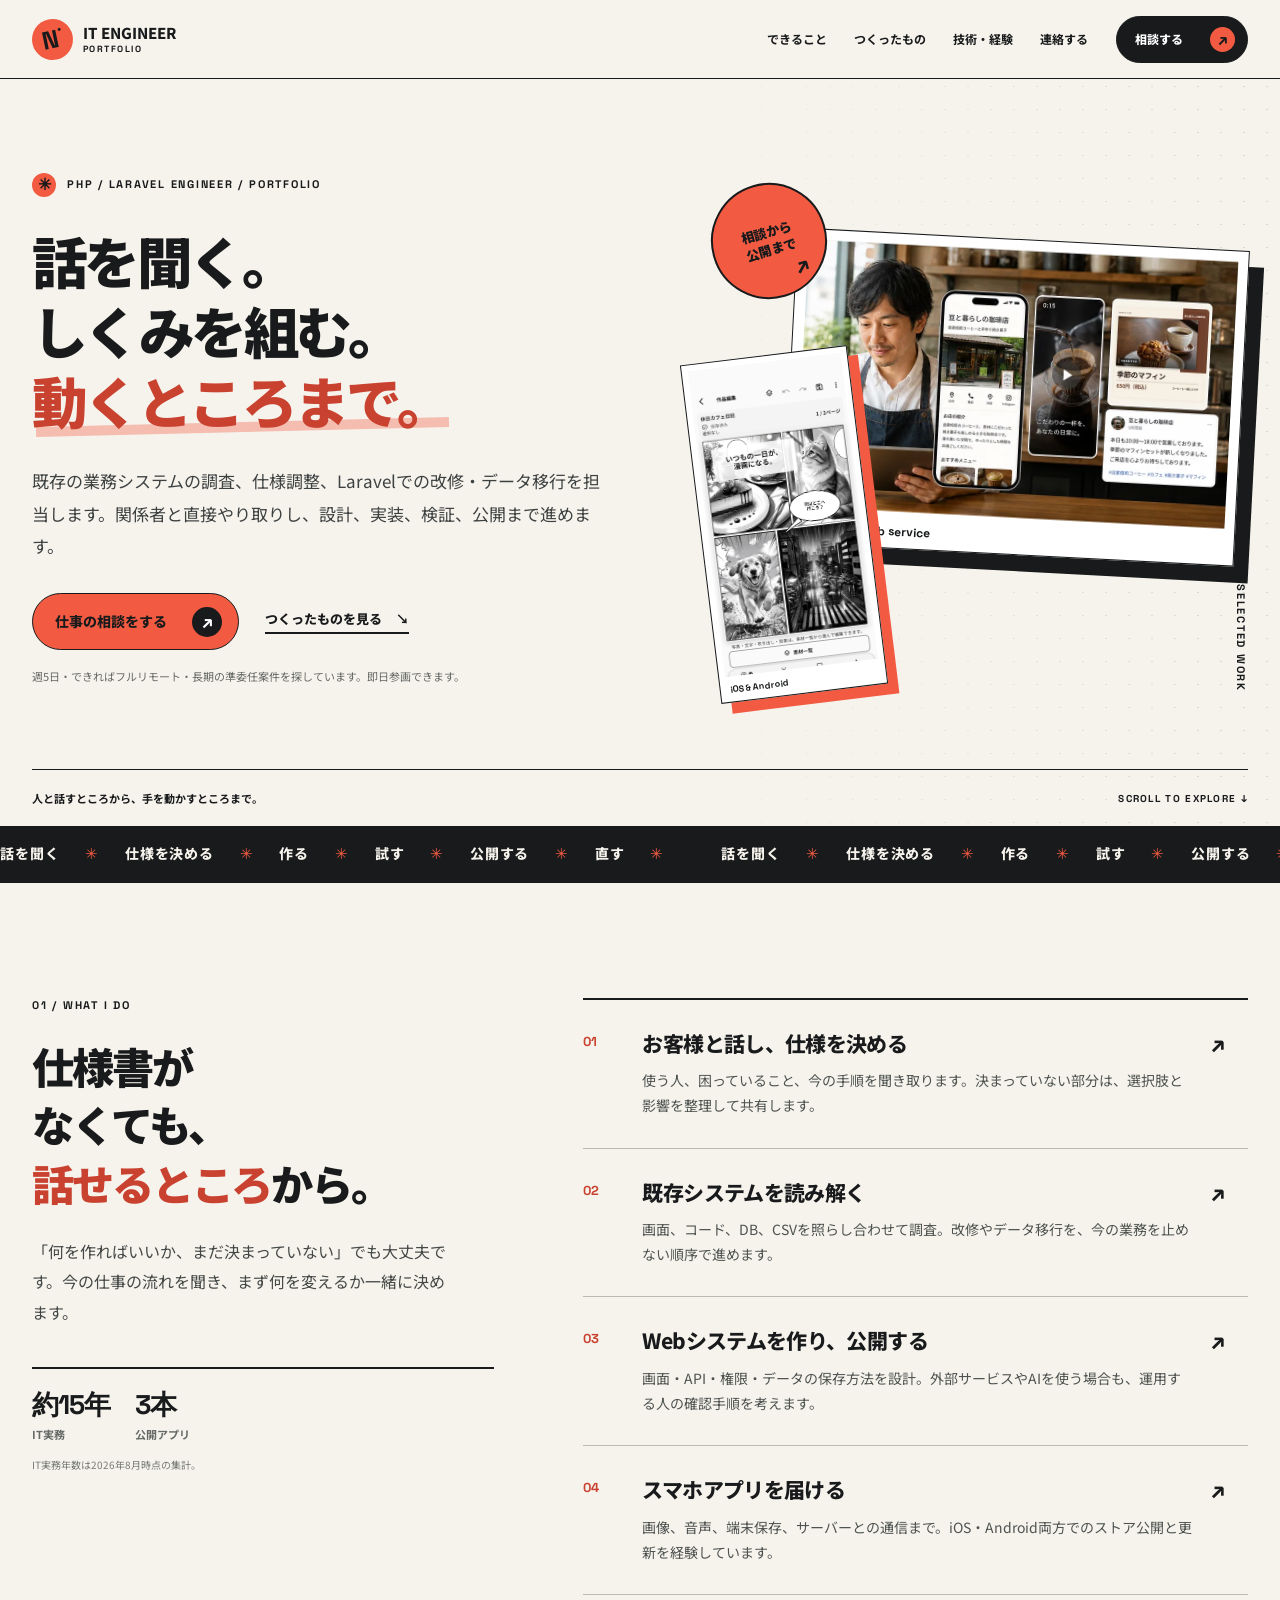
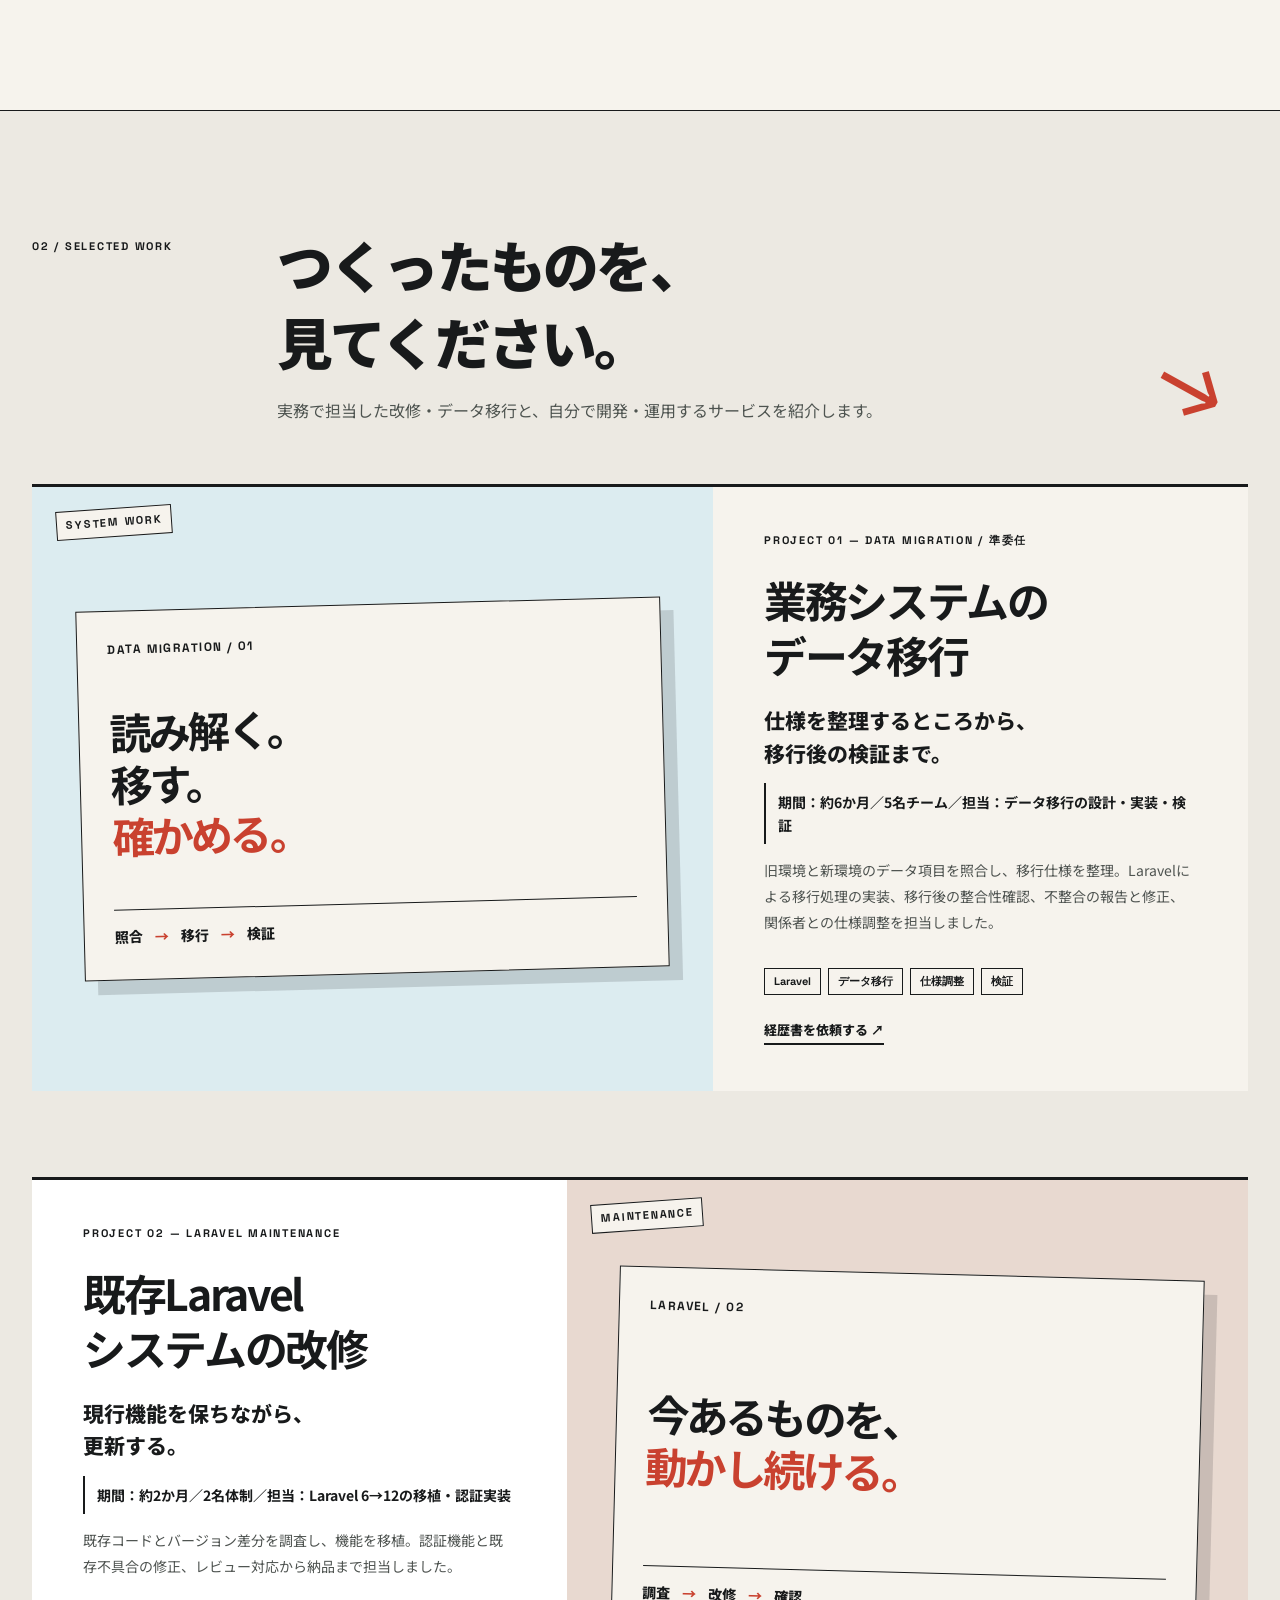
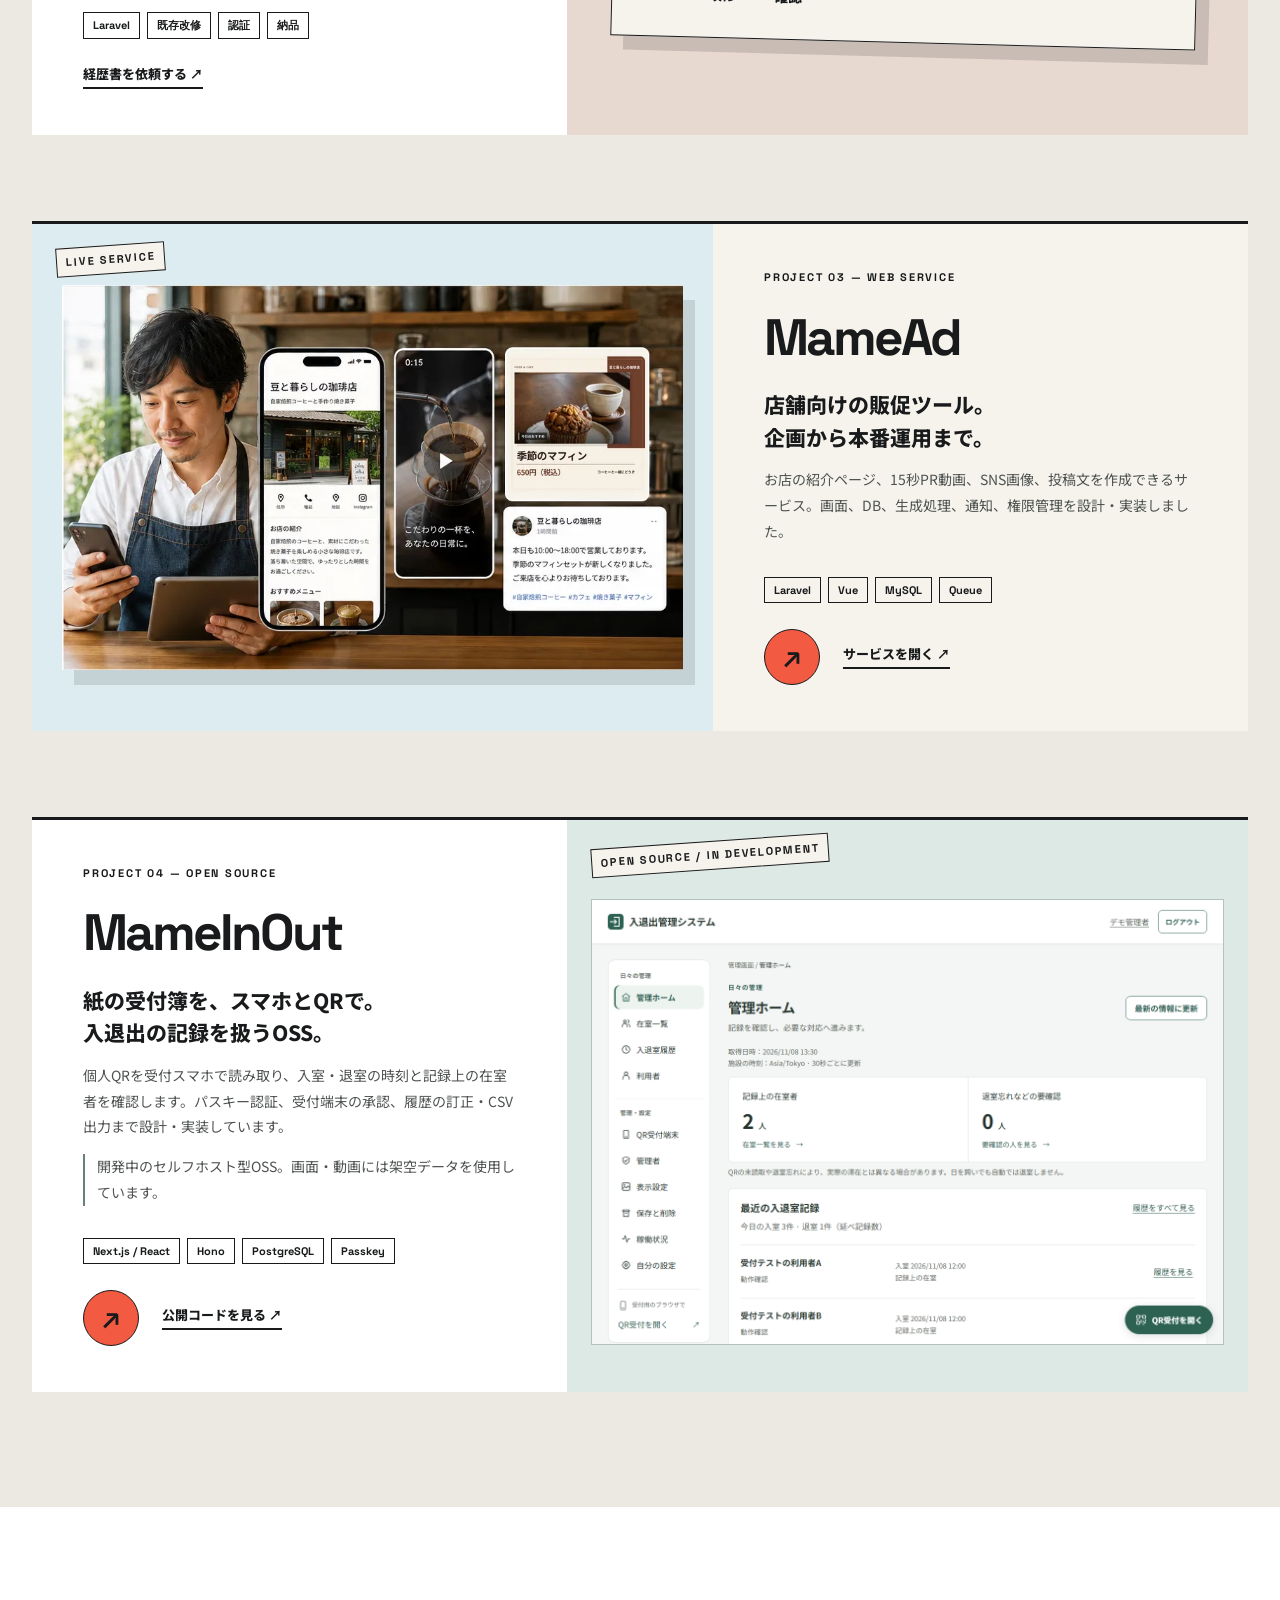
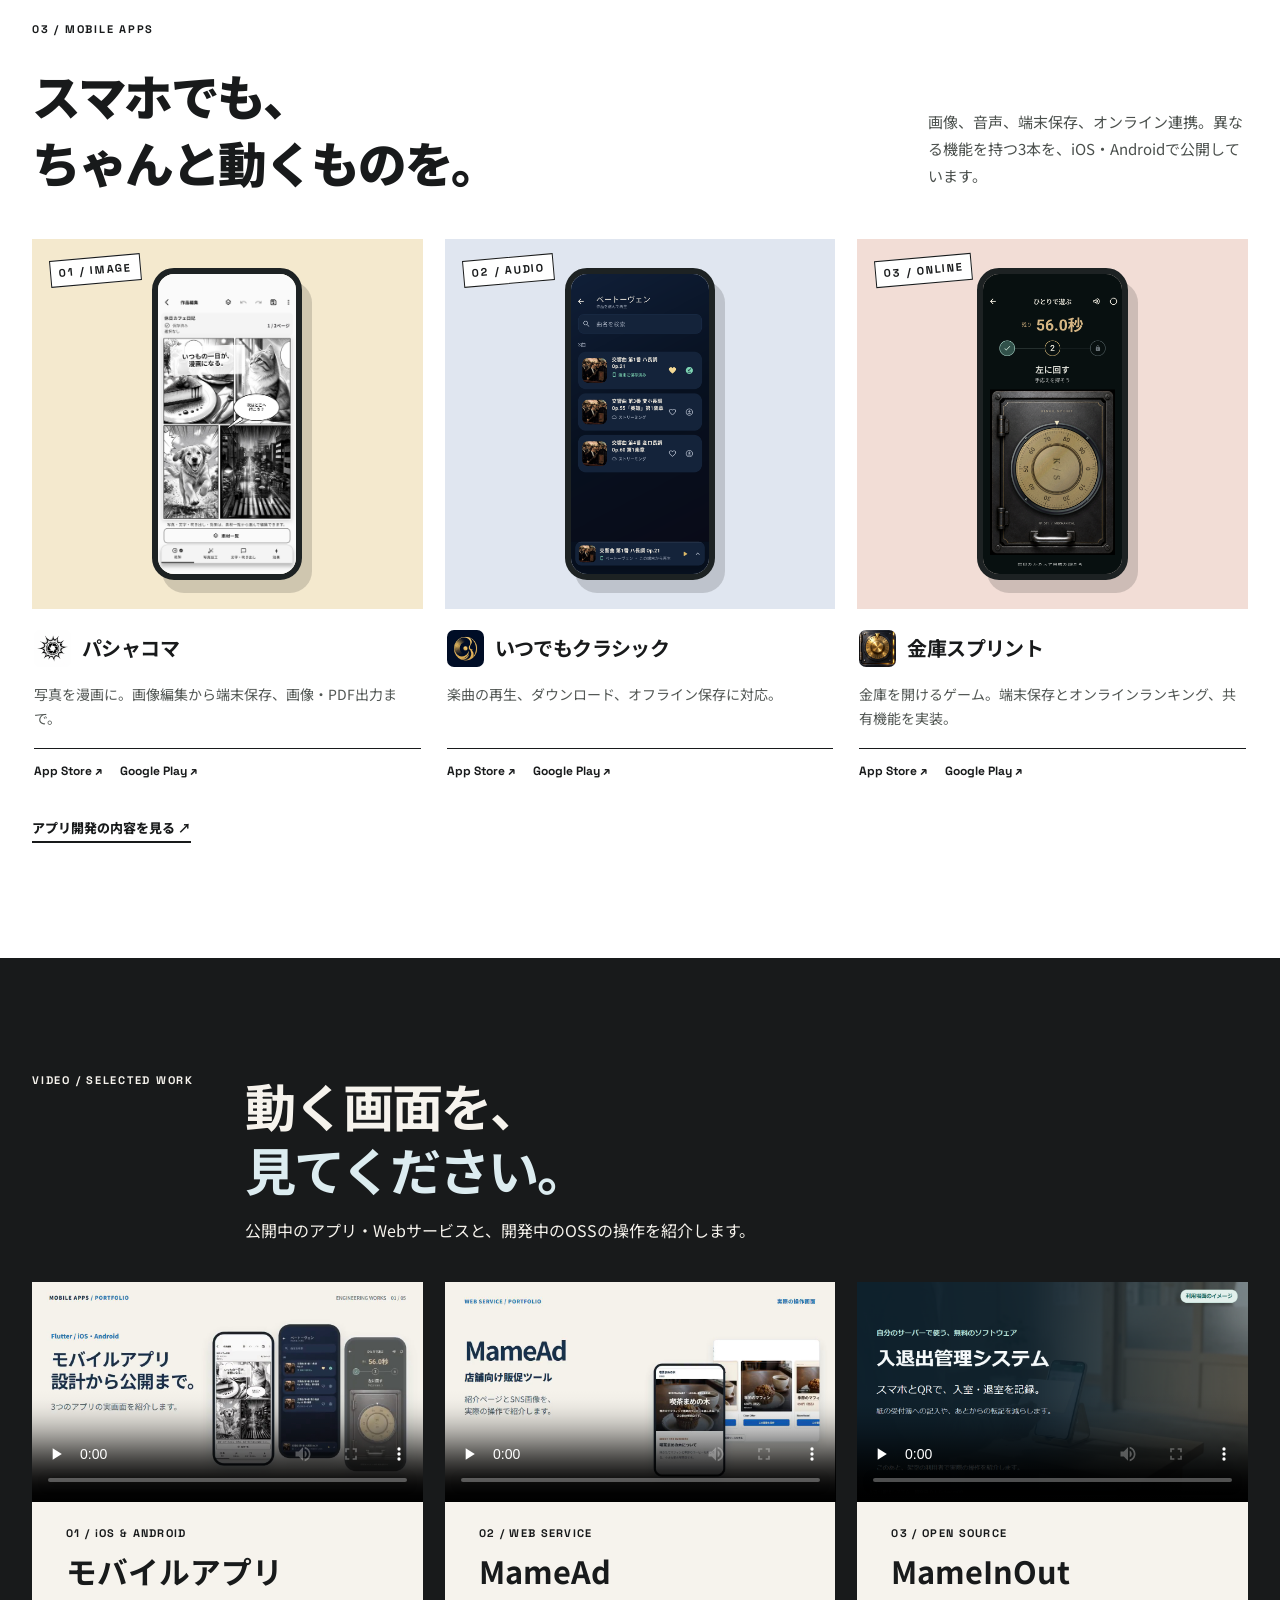
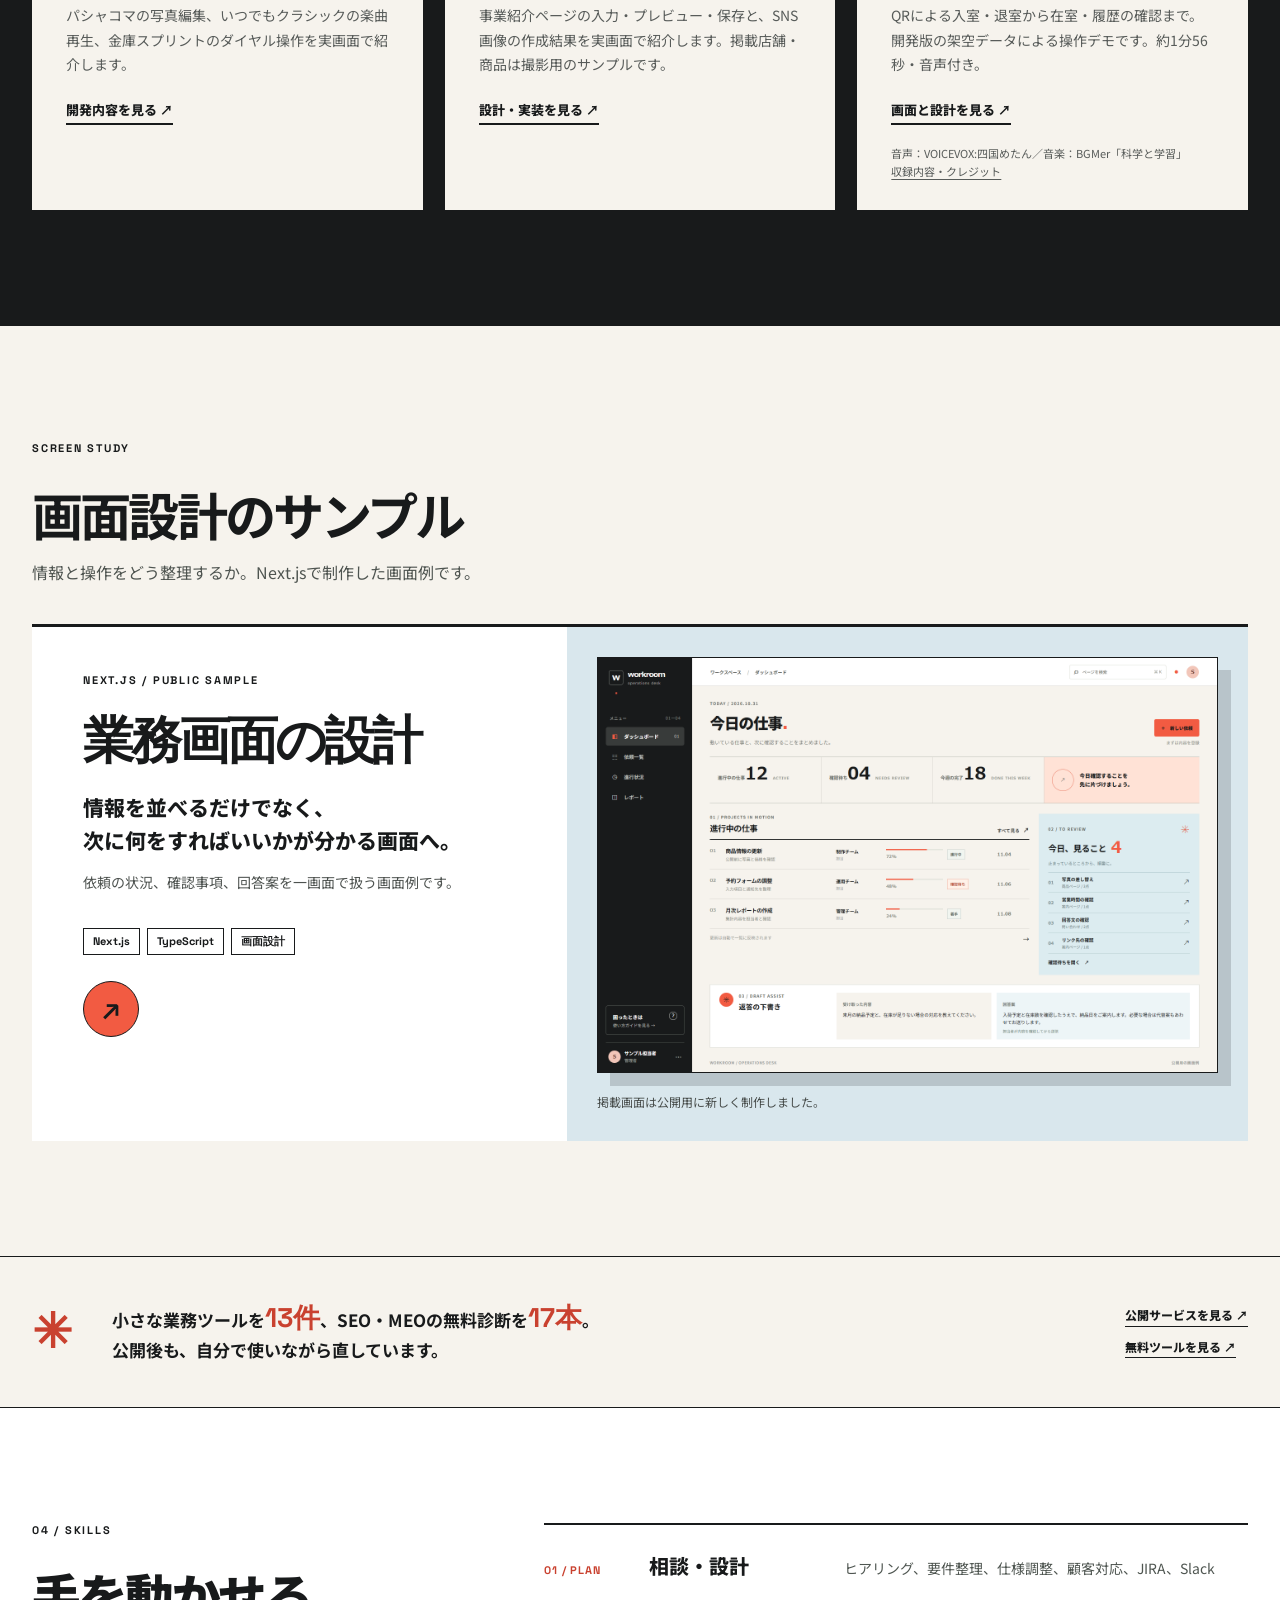
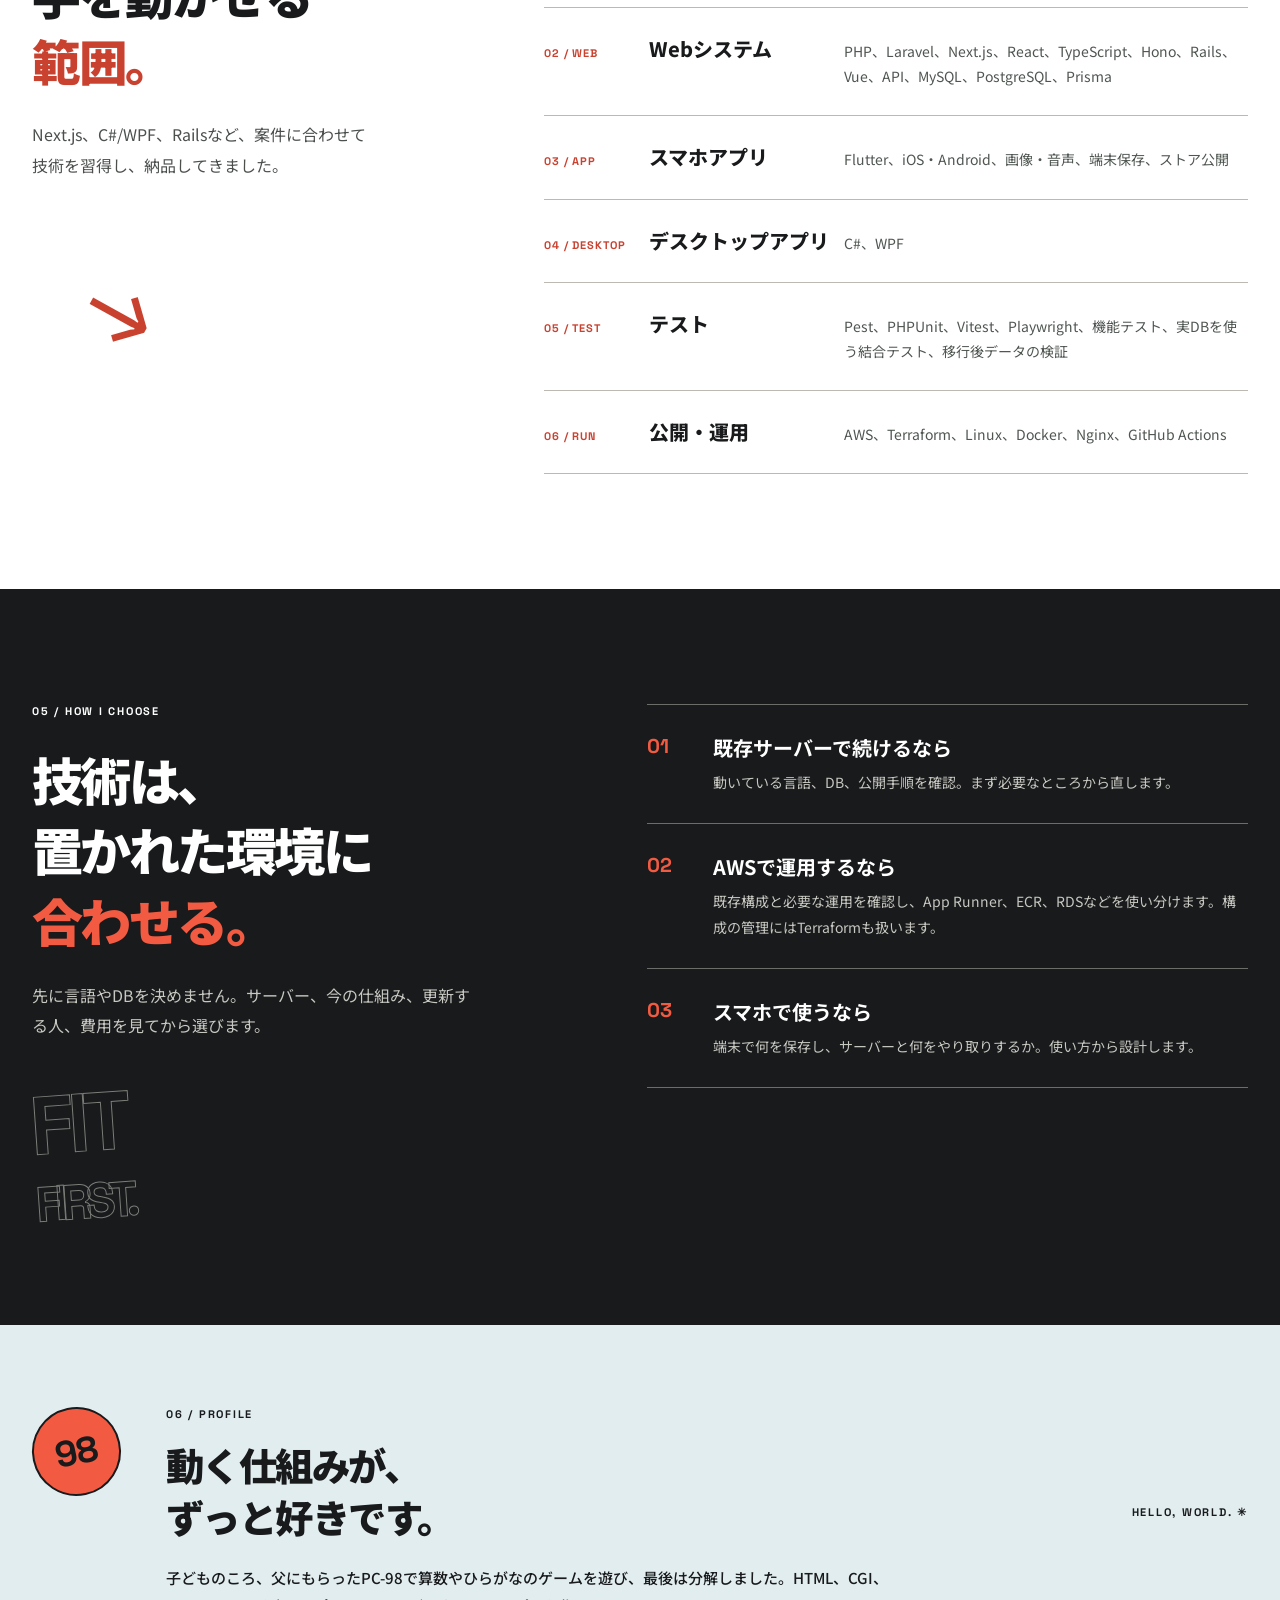
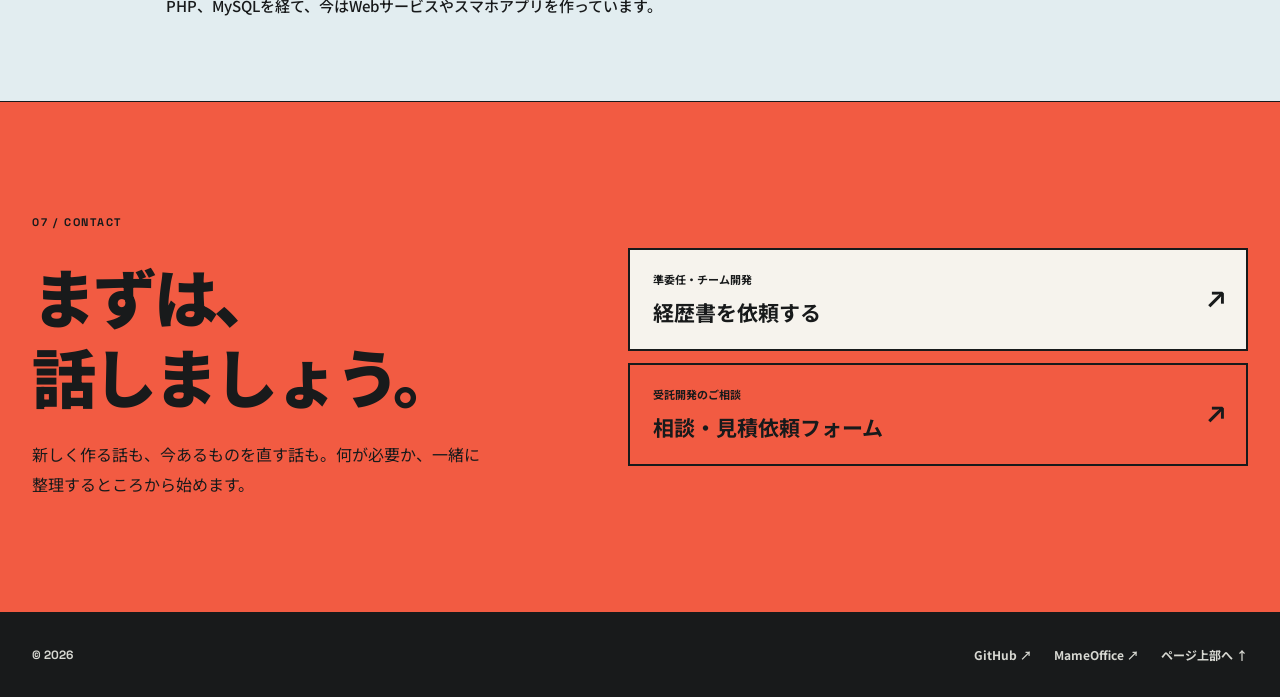
<file: index.html>
<!doctype html>
<html lang="ja">
  <head>
    <meta charset="utf-8" />
    <meta name="viewport" content="width=device-width, initial-scale=1" />
    <meta name="theme-color" content="#181a1b" />
    <meta
      name="description"
      content="PHP・Laravelエンジニアのポートフォリオ。既存の業務システムの調査、仕様調整、改修、データ移行からWebサービスやスマホアプリの開発まで担当します。"
    />
    <meta property="og:type" content="website" />
    <meta property="og:locale" content="ja_JP" />
    <meta property="og:title" content="PHP・Laravelエンジニアのポートフォリオ" />
    <meta property="og:description" content="話を聞く。しくみを組む。動くところまで。" />
    <meta property="og:url" content="https://en-nagaojunichi.github.io/" />
    <meta property="og:image" content="https://en-nagaojunichi.github.io/assets/og-portfolio-sales.png" />
    <meta name="twitter:card" content="summary_large_image" />
    <link rel="canonical" href="https://en-nagaojunichi.github.io/" />
    <link rel="icon" type="image/svg+xml" href="./favicon.svg" />
    <link rel="preconnect" href="https://fonts.googleapis.com" />
    <link rel="preconnect" href="https://fonts.gstatic.com" crossorigin />
    <link
      href="https://fonts.googleapis.com/css2?family=Noto+Sans+JP:wght@400;500;600;700;800;900&family=Space+Grotesk:wght@400;500;600;700&display=swap"
      rel="stylesheet"
    />
    <link rel="stylesheet" href="./home-playful.css" />
    <title>PHP・Laravelエンジニアのポートフォリオ｜既存システム改修・データ移行</title>
    <script type="application/ld+json">
      {
        "@context": "https://schema.org",
        "@type": "WebSite",
        "name": "PHP・Laravelエンジニアのポートフォリオ",
        "url": "https://en-nagaojunichi.github.io/",
        "inLanguage": "ja-JP"
      }
    </script>
  </head>
  <body>
    <a class="skip" href="#main">本文へ移動</a>
    <header class="site-header">
      <div class="shell header-inner">
        <a class="brand" href="./index.html" aria-label="ITエンジニアのポートフォリオ トップ"
          ><span class="brand-mark">N<span>●</span></span
          ><span class="brand-copy">IT ENGINEER<small>PORTFOLIO</small></span></a
        >
        <nav aria-label="メインナビゲーション">
          <a href="#about">できること</a><a href="#works">つくったもの</a><a href="#skills">技術・経験</a
          ><a href="#contact">連絡する</a>
        </nav>
        <a class="header-action" href="#contact"><span>相談する</span><span aria-hidden="true">↗</span></a>
      </div>
    </header>

    <main id="main">
      <section class="hero" aria-labelledby="hero-title">
        <div class="shell hero-layout">
          <div class="hero-copy">
            <p class="hero-overline">
              <span class="tiny-sun" aria-hidden="true">✳</span> PHP / LARAVEL ENGINEER / PORTFOLIO
            </p>
            <h1 id="hero-title">
              <span>話を聞く。</span><span>しくみを組む。</span
              ><span class="hero-last">動くところまで。</span>
            </h1>
            <p class="hero-desc">
              既存の業務システムの調査、仕様調整、Laravelでの改修・データ移行を担当します。関係者と直接やり取りし、設計、実装、検証、公開まで進めます。
            </p>
            <div class="hero-links">
              <a class="pill-link pill-coral" href="#contact"
                >仕事の相談をする <span aria-hidden="true">↗</span></a
              ><a class="under-link" href="#works">つくったものを見る <span aria-hidden="true">↘</span></a>
            </div>
            <p class="hero-small">週5日・できればフルリモート・長期の準委任案件を探しています。即日参画できます。</p>
          </div>
          <div class="hero-art" aria-label="公開中のWebサービスとアプリの制作例">
            <figure class="hero-photo">
              <img
                src="./assets/mamead-visual.webp"
                alt="MameAdの紹介ホームページ、動画、SNS画像の制作例"
                width="886"
                height="550"
                fetchpriority="high"
              />
              <figcaption>MameAd / Web service</figcaption>
            </figure>
            <figure class="hero-phone">
              <img
                src="./assets/pashakoma-ui.png"
                alt="パシャコマの漫画編集画面"
                width="1320"
                height="2868"
                fetchpriority="high"
              />
              <figcaption>iOS & Android</figcaption>
            </figure>
            <div class="hero-sticker" aria-hidden="true">
              <span>相談から<br />公開まで</span><b>↗</b>
            </div>
            <span class="hero-art-id">SELECTED WORK</span>
          </div>
        </div>
        <div class="hero-tail shell">
          <span>人と話すところから、手を動かすところまで。</span
          ><span aria-hidden="true">SCROLL TO EXPLORE ↓</span>
        </div>
      </section>

      <div class="ticker" aria-label="仕事の流れ">
        <div class="ticker-track">
          <span
            >話を聞く <i>✳</i> 仕様を決める <i>✳</i> 作る <i>✳</i> 試す <i>✳</i> 公開する <i>✳</i> 直す
            <i>✳</i></span
          ><span aria-hidden="true"
            >話を聞く <i>✳</i> 仕様を決める <i>✳</i> 作る <i>✳</i> 試す <i>✳</i> 公開する <i>✳</i> 直す
            <i>✳</i></span
          >
        </div>
      </div>

      <section class="section about" id="about" aria-labelledby="about-title">
        <div class="shell about-layout">
          <div class="section-side">
            <p class="section-no">01 / WHAT I DO</p>
            <h2 id="about-title">
              仕様書が<br />なくても、<br /><span class="about-last"><em>話せるところ</em>から。</span>
            </h2>
            <p>
              「何を作ればいいか、まだ決まっていない」でも大丈夫です。今の仕事の流れを聞き、まず何を変えるか一緒に決めます。
            </p>
            <div class="facts">
              <div><strong>約15年</strong><span>IT実務</span></div>
              <div><strong>3本</strong><span>公開アプリ</span></div>
            </div>
            <small>IT実務年数は2026年8月時点の集計。</small>
          </div>
          <div class="service-list">
            <article>
              <span class="service-no">01</span>
              <div>
                <h3>お客様と話し、仕様を決める</h3>
                <p>
                  使う人、困っていること、今の手順を聞き取ります。決まっていない部分は、選択肢と影響を整理して共有します。
                </p>
              </div>
              <span class="service-arrow" aria-hidden="true">↗</span>
            </article>
            <article>
              <span class="service-no">02</span>
              <div>
                <h3>既存システムを読み解く</h3>
                <p>
                  画面、コード、DB、CSVを照らし合わせて調査。改修やデータ移行を、今の業務を止めない順序で進めます。
                </p>
              </div>
              <span class="service-arrow" aria-hidden="true">↗</span>
            </article>
            <article>
              <span class="service-no">03</span>
              <div>
                <h3>Webシステムを作り、公開する</h3>
                <p>
                  画面・API・権限・データの保存方法を設計。外部サービスやAIを使う場合も、運用する人の確認手順を考えます。
                </p>
              </div>
              <span class="service-arrow" aria-hidden="true">↗</span>
            </article>
            <article>
              <span class="service-no">04</span>
              <div>
                <h3>スマホアプリを届ける</h3>
                <p>
                  画像、音声、端末保存、サーバーとの通信まで。iOS・Android両方でのストア公開と更新を経験しています。
                </p>
              </div>
              <span class="service-arrow" aria-hidden="true">↗</span>
            </article>
          </div>
        </div>
      </section>

      <section class="section works" id="works" aria-labelledby="works-title">
        <div class="shell">
          <div class="works-heading">
            <p class="section-no">02 / SELECTED WORK</p>
            <div>
              <h2 id="works-title">つくったものを、<br />見てください。</h2>
              <p>実務で担当した改修・データ移行と、自分で開発・運用するサービスを紹介します。</p>
            </div>
            <span class="drawn-arrow" aria-hidden="true">↘</span>
          </div>
          <article class="project project-case project-migration">
            <div class="project-media case-art case-art-migration" aria-label="データの照合から移行後の検証までの作業の流れ">
              <span class="media-label">SYSTEM WORK</span>
              <div class="case-art-sheet">
                <span class="case-art-kicker">DATA MIGRATION / 01</span>
                <strong>読み解く。<br />移す。<br /><em>確かめる。</em></strong>
                <div class="case-art-flow"><span>照合</span><i>→</i><span>移行</span><i>→</i><span>検証</span></div>
              </div>
            </div>
            <div class="project-copy">
              <p class="project-kicker">PROJECT 01 — DATA MIGRATION / 準委任</p>
              <h3>業務システムの<br />データ移行</h3>
              <p class="project-short">仕様を整理するところから、<br />移行後の検証まで。</p>
              <p class="project-scope">期間：約6か月／5名チーム／担当：データ移行の設計・実装・検証</p>
              <p>旧環境と新環境のデータ項目を照合し、移行仕様を整理。Laravelによる移行処理の実装、移行後の整合性確認、不整合の報告と修正、関係者との仕様調整を担当しました。</p>
              <div class="project-meta"><span>Laravel</span><span>データ移行</span><span>仕様調整</span><span>検証</span></div>
              <a class="under-link case-contact-link" href="mailto:info@mameoffice.com?subject=%E6%BA%96%E5%A7%94%E4%BB%BB%E3%83%BB%E9%96%8B%E7%99%BA%E6%A1%88%E4%BB%B6%E3%81%AE%E3%81%94%E7%9B%B8%E8%AB%87">経歴書を依頼する ↗</a>
            </div>
          </article>
          <article class="project project-case project-modernize">
            <div class="project-copy">
              <p class="project-kicker">PROJECT 02 — LARAVEL MAINTENANCE</p>
              <h3>既存Laravel<br />システムの改修</h3>
              <p class="project-short">現行機能を保ちながら、<br />更新する。</p>
              <p class="project-scope">期間：約2か月／2名体制／担当：Laravel 6→12の移植・認証実装</p>
              <p>既存コードとバージョン差分を調査し、機能を移植。認証機能と既存不具合の修正、レビュー対応から納品まで担当しました。</p>
              <div class="project-meta"><span>Laravel</span><span>既存改修</span><span>認証</span><span>納品</span></div>
              <a class="under-link case-contact-link" href="mailto:info@mameoffice.com?subject=%E6%BA%96%E5%A7%94%E4%BB%BB%E3%83%BB%E9%96%8B%E7%99%BA%E6%A1%88%E4%BB%B6%E3%81%AE%E3%81%94%E7%9B%B8%E8%AB%87">経歴書を依頼する ↗</a>
            </div>
            <div class="project-media case-art case-art-modernize" aria-label="既存システムの調査、改修、確認の流れ">
              <span class="media-label">MAINTENANCE</span>
              <div class="case-art-sheet">
                <span class="case-art-kicker">LARAVEL / 02</span>
                <strong>今あるものを、<br /><em>動かし続ける。</em></strong>
                <div class="case-art-flow"><span>調査</span><i>→</i><span>改修</span><i>→</i><span>確認</span></div>
              </div>
            </div>
          </article>
          <article class="project project-mamead">
            <div class="project-media">
              <img
                src="./assets/mamead-visual.webp"
                alt="MameAdの紹介ページ、縦型動画、SNS素材"
                width="886"
                height="550"
                loading="lazy"
              /><span class="media-label">LIVE SERVICE</span>
            </div>
            <div class="project-copy">
              <p class="project-kicker">PROJECT 03 — WEB SERVICE</p>
              <h3>MameAd</h3>
              <p class="project-short">店舗向けの販促ツール。<br />企画から本番運用まで。</p>
              <p>
                お店の紹介ページ、15秒PR動画、SNS画像、投稿文を作成できるサービス。画面、DB、生成処理、通知、権限管理を設計・実装しました。
              </p>
              <div class="project-meta">
                <span>Laravel</span><span>Vue</span><span>MySQL</span><span>Queue</span>
              </div>
              <div class="project-links">
                <a class="circle-link" href="./projects/mamead.html" aria-label="MameAdの開発事例を見る">↗</a
                ><a
                  class="under-link"
                  href="https://mamead.mameoffice.com/"
                  target="_blank"
                  rel="noopener noreferrer"
                  >サービスを開く ↗</a
                >
              </div>
            </div>
          </article>
          <article class="project project-inout" id="mameinout">
            <div class="project-copy">
              <p class="project-kicker">PROJECT 04 — OPEN SOURCE</p>
              <h3>MameInOut</h3>
              <p class="project-short">紙の受付簿を、スマホとQRで。<br />入退出の記録を扱うOSS。</p>
              <p>個人QRを受付スマホで読み取り、入室・退室の時刻と記録上の在室者を確認します。パスキー認証、受付端末の承認、履歴の訂正・CSV出力まで設計・実装しています。</p>
              <p class="project-stage">開発中のセルフホスト型OSS。画面・動画には架空データを使用しています。</p>
              <div class="project-meta"><span>Next.js / React</span><span>Hono</span><span>PostgreSQL</span><span>Passkey</span></div>
              <div class="project-links">
                <a class="circle-link" href="./projects/mameinout.html" aria-label="MameInOutの開発事例を見る">↗</a>
                <a class="under-link" href="https://github.com/mameoffice/mame-inout" target="_blank" rel="noopener noreferrer">公開コードを見る ↗</a>
              </div>
            </div>
            <figure class="project-media inout-media">
              <span class="media-label">OPEN SOURCE / IN DEVELOPMENT</span>
              <img src="./assets/mameinout/admin-home.png" alt="MameInOutの管理ホーム。記録上の在室者と最近の入退室を架空データで表示" width="1280" height="900" loading="lazy" />
            </figure>
          </article>
        </div>
      </section>

      <section class="apps-section" aria-labelledby="apps-title">
        <div class="shell">
          <div class="apps-head">
            <div>
              <p class="section-no">03 / MOBILE APPS</p>
              <h2 id="apps-title">スマホでも、<br />ちゃんと動くものを。</h2>
            </div>
            <p>画像、音声、端末保存、オンライン連携。異なる機能を持つ3本を、iOS・Androidで公開しています。</p>
          </div>
          <div class="app-showcase">
            <article class="app-item app-pashakoma">
              <div class="app-visual">
                <img
                  src="./assets/pashakoma-ui.png"
                  alt="パシャコマの漫画編集画面"
                  width="1320"
                  height="2868"
                  loading="lazy"
                /><span>01 / IMAGE</span>
              </div>
              <div class="app-copy">
                <div class="app-title">
                  <img src="./assets/pashakoma-icon.png" alt="" width="42" height="42" loading="lazy" />
                  <h3>パシャコマ</h3>
                </div>
                <p>写真を漫画に。画像編集から端末保存、画像・PDF出力まで。</p>
                <div class="store-links">
                  <a
                    href="https://apps.apple.com/jp/app/id6805789148"
                    target="_blank"
                    rel="noopener noreferrer"
                    >App Store ↗</a
                  ><a
                    href="https://play.google.com/store/apps/details?id=com.mameoffice.pashakoma"
                    target="_blank"
                    rel="noopener noreferrer"
                    >Google Play ↗</a
                  >
                </div>
              </div>
            </article>
            <article class="app-item app-classic">
              <div class="app-visual">
                <img
                  src="./assets/itsudemoclassic-ui.png"
                  alt="いつでもクラシックの楽曲一覧画面"
                  width="1080"
                  height="2340"
                  loading="lazy"
                /><span>02 / AUDIO</span>
              </div>
              <div class="app-copy">
                <div class="app-title">
                  <img src="./assets/itsudemoclassic-icon.png" alt="" width="42" height="42" loading="lazy" />
                  <h3>いつでもクラシック</h3>
                </div>
                <p>楽曲の再生、ダウンロード、オフライン保存に対応。</p>
                <div class="store-links">
                  <a
                    href="https://apps.apple.com/jp/app/id6748042662"
                    target="_blank"
                    rel="noopener noreferrer"
                    >App Store ↗</a
                  ><a
                    href="https://play.google.com/store/apps/details?id=com.itsudemoclassic"
                    target="_blank"
                    rel="noopener noreferrer"
                    >Google Play ↗</a
                  >
                </div>
              </div>
            </article>
            <article class="app-item app-kinko">
              <div class="app-visual">
                <img
                  src="./assets/kinko-sprint-ui.png"
                  alt="金庫スプリントのダイヤル操作画面"
                  width="1080"
                  height="2340"
                  loading="lazy"
                /><span>03 / ONLINE</span>
              </div>
              <div class="app-copy">
                <div class="app-title">
                  <img src="./assets/kinko-sprint-icon.png" alt="" width="42" height="42" loading="lazy" />
                  <h3>金庫スプリント</h3>
                </div>
                <p>金庫を開けるゲーム。端末保存とオンラインランキング、共有機能を実装。</p>
                <div class="store-links">
                  <a
                    href="https://apps.apple.com/jp/app/id6810457234"
                    target="_blank"
                    rel="noopener noreferrer"
                    >App Store ↗</a
                  ><a
                    href="https://play.google.com/store/apps/details?id=com.mameoffice.kinkosprint"
                    target="_blank"
                    rel="noopener noreferrer"
                    >Google Play ↗</a
                  >
                </div>
              </div>
            </article>
          </div>
          <a class="under-link apps-more" href="./projects/flutter.html">アプリ開発の内容を見る ↗</a>
        </div>
      </section>

      <section class="section demo-section" id="demos" aria-labelledby="demos-title">
        <div class="shell">
          <div class="demo-heading">
            <p class="section-no">VIDEO / SELECTED WORK</p>
            <div>
              <h2 id="demos-title">動く画面を、<br /><em>見てください。</em></h2>
              <p>公開中のアプリ・Webサービスと、開発中のOSSの操作を紹介します。</p>
            </div>
          </div>
          <div class="demo-grid demo-grid-three">
            <article class="demo-card">
              <div class="demo-frame">
                <video controls playsinline preload="none" poster="./assets/videos/apps-demo-poster.jpg" aria-label="公開中のiOS・Androidアプリ3本の紹介動画">
                  <source src="./assets/videos/apps-demo.mp4" type="video/mp4" />
                  お使いのブラウザでは動画を再生できません。
                </video>
              </div>
              <div class="demo-copy">
                <p>01 / iOS &amp; ANDROID</p>
                <h3>モバイルアプリ</h3>
                <p>パシャコマの写真編集、いつでもクラシックの楽曲再生、金庫スプリントのダイヤル操作を実画面で紹介します。</p>
                <a class="under-link" href="./projects/flutter.html">開発内容を見る ↗</a>
              </div>
            </article>
            <article class="demo-card">
              <div class="demo-frame">
                <video controls playsinline preload="none" poster="./assets/videos/mamead-demo-poster.jpg" aria-label="MameAdのページ編集とSNS画像作成の実操作動画">
                  <source src="./assets/videos/mamead-demo.mp4" type="video/mp4" />
                  お使いのブラウザでは動画を再生できません。
                </video>
              </div>
              <div class="demo-copy">
                <p>02 / WEB SERVICE</p>
                <h3>MameAd</h3>
                <p>事業紹介ページの入力・プレビュー・保存と、SNS画像の作成結果を実画面で紹介します。掲載店舗・商品は撮影用のサンプルです。</p>
                <a class="under-link" href="./projects/mamead.html">設計・実装を見る ↗</a>
              </div>
            </article>
            <article class="demo-card demo-inout">
              <div class="demo-frame">
                <video controls playsinline preload="none" poster="./assets/mameinout/demo-overview.png" aria-label="MameInOutの利用者登録、QR入退室、在室・履歴確認の操作デモ">
                  <source src="./assets/mameinout/overview.mp4" type="video/mp4" />
                  <track kind="captions" src="./assets/mameinout/overview.ja.vtt" srclang="ja" label="日本語" />
                  お使いのブラウザでは動画を再生できません。<a href="./assets/mameinout/overview.mp4">動画を開く</a>
                </video>
              </div>
              <div class="demo-copy">
                <p>03 / OPEN SOURCE</p>
                <h3>MameInOut</h3>
                <p>QRによる入室・退室から在室・履歴の確認まで。開発版の架空データによる操作デモです。約1分56秒・音声付き。</p>
                <a class="under-link" href="./projects/mameinout.html">画面と設計を見る ↗</a>
                <small class="demo-credit">音声：VOICEVOX:四国めたん／音楽：BGMer「科学と学習」<br /><a href="https://github.com/mameoffice/mame-inout/blob/main/docs/videos/README.md" target="_blank" rel="noopener noreferrer">収録内容・クレジット</a></small>
              </div>
            </article>
          </div>
        </div>
      </section>

      <section class="section sample-section" id="sample" aria-labelledby="sample-title">
        <div class="shell">
          <div class="sample-heading">
            <p class="section-no">SCREEN STUDY</p>
            <h2 id="sample-title">画面設計のサンプル</h2>
            <p>情報と操作をどう整理するか。Next.jsで制作した画面例です。</p>
          </div>
          <article class="project project-next">
            <div class="project-copy">
              <p class="project-kicker">NEXT.JS / PUBLIC SAMPLE</p>
              <h3>業務画面の設計</h3>
              <p class="project-short">情報を並べるだけでなく、<br />次に何をすればいいかが分かる画面へ。</p>
              <p>依頼の状況、確認事項、回答案を一画面で扱う画面例です。</p>
              <div class="project-meta"><span>Next.js</span><span>TypeScript</span><span>画面設計</span></div>
              <a class="circle-link" href="./projects/nextjs.html" aria-label="Next.jsの画面サンプルを見る">↗</a>
            </div>
            <figure class="project-media">
              <img src="./assets/nextjs-public-sample.png" alt="Next.jsで新しく制作した業務画面の例" width="1500" height="1002" loading="lazy" />
              <figcaption>掲載画面は公開用に新しく制作しました。</figcaption>
            </figure>
          </article>
        </div>
      </section>

      <aside class="lab-strip" aria-label="ほかの公開サービス">
        <div class="shell lab-layout">
          <span class="lab-symbol" aria-hidden="true">✳</span>
          <p>
            小さな業務ツールを<strong>13件</strong>、SEO・MEOの無料診断を<strong>17本</strong>。<br />公開後も、自分で使いながら直しています。
          </p>
          <div>
            <a href="https://mameoffice.com/works/" target="_blank" rel="noopener noreferrer"
              >公開サービスを見る ↗</a
            ><a href="https://mameoffice.com/free-tools/" target="_blank" rel="noopener noreferrer"
              >無料ツールを見る ↗</a
            >
          </div>
        </div>
      </aside>

      <section class="section skills-section" id="skills" aria-labelledby="skills-title">
        <div class="shell skills-layout">
          <div class="skills-intro">
            <p class="section-no">04 / SKILLS</p>
            <h2 id="skills-title">手を動かせる<br /><em>範囲。</em></h2>
            <p>Next.js、C#/WPF、Railsなど、案件に合わせて技術を習得し、納品してきました。</p>
            <span class="skills-scribble" aria-hidden="true">↘</span>
          </div>
          <div class="skills-list">
            <div class="skill-row">
              <span>01 / PLAN</span>
              <h3>相談・設計</h3>
              <p>ヒアリング、要件整理、仕様調整、顧客対応、JIRA、Slack</p>
            </div>
            <div class="skill-row">
              <span>02 / WEB</span>
              <h3>Webシステム</h3>
              <p>PHP、Laravel、Next.js、React、TypeScript、Hono、Rails、Vue、API、MySQL、PostgreSQL、Prisma</p>
            </div>
            <div class="skill-row">
              <span>03 / APP</span>
              <h3>スマホアプリ</h3>
              <p>Flutter、iOS・Android、画像・音声、端末保存、ストア公開</p>
            </div>
            <div class="skill-row">
              <span>04 / DESKTOP</span>
              <h3>デスクトップアプリ</h3>
              <p>C#、WPF</p>
            </div>
            <div class="skill-row">
              <span>05 / TEST</span>
              <h3>テスト</h3>
              <p>Pest、PHPUnit、Vitest、Playwright、機能テスト、実DBを使う結合テスト、移行後データの検証</p>
            </div>
            <div class="skill-row">
              <span>06 / RUN</span>
              <h3>公開・運用</h3>
              <p>AWS、Terraform、Linux、Docker、Nginx、GitHub Actions</p>
            </div>
          </div>
        </div>
      </section>

      <section class="section approach" id="approach" aria-labelledby="approach-title">
        <div class="shell approach-layout">
          <div class="approach-intro">
            <p class="section-no">05 / HOW I CHOOSE</p>
            <h2 id="approach-title">技術は、<br />置かれた環境に<br /><em>合わせる。</em></h2>
            <p>先に言語やDBを決めません。サーバー、今の仕組み、更新する人、費用を見てから選びます。</p>
            <div class="approach-mark" aria-hidden="true">FIT<br /><span>FIRST.</span></div>
          </div>
          <div class="approach-list">
            <article>
              <span class="approach-n">01</span>
              <div>
                <h3>既存サーバーで続けるなら</h3>
                <p>動いている言語、DB、公開手順を確認。まず必要なところから直します。</p>
              </div>
            </article>
            <article>
              <span class="approach-n">02</span>
              <div>
                <h3>AWSで運用するなら</h3>
                <p>既存構成と必要な運用を確認し、App Runner、ECR、RDSなどを使い分けます。構成の管理にはTerraformも扱います。</p>
              </div>
            </article>
            <article>
              <span class="approach-n">03</span>
              <div>
                <h3>スマホで使うなら</h3>
                <p>端末で何を保存し、サーバーと何をやり取りするか。使い方から設計します。</p>
              </div>
            </article>
          </div>
        </div>
      </section>

      <section class="personal-note" id="profile" aria-labelledby="profile-title">
        <div class="shell note-layout">
          <span class="note-symbol" aria-hidden="true">98</span>
          <div>
            <p class="section-no">06 / PROFILE</p>
            <h2 id="profile-title">動く仕組みが、<br />ずっと好きです。</h2>
            <p>
              子どものころ、父にもらったPC-98で算数やひらがなのゲームを遊び、最後は分解しました。HTML、CGI、PHP、MySQLを経て、今はWebサービスやスマホアプリを作っています。
            </p>
          </div>
          <span class="note-side" aria-hidden="true">HELLO, WORLD. ✳</span>
        </div>
      </section>

      <section class="contact" id="contact" aria-labelledby="contact-title">
        <div class="shell contact-layout">
          <div>
            <p class="section-no">07 / CONTACT</p>
            <h2 id="contact-title">まずは、<br />話しましょう。</h2>
            <p>新しく作る話も、今あるものを直す話も。何が必要か、一緒に整理するところから始めます。</p>
          </div>
          <div class="contact-links">
            <a
              href="mailto:info@mameoffice.com?subject=%E6%BA%96%E5%A7%94%E4%BB%BB%E3%83%BB%E9%96%8B%E7%99%BA%E6%A1%88%E4%BB%B6%E3%81%AE%E3%81%94%E7%9B%B8%E8%AB%87"
              ><span>準委任・チーム開発</span><strong>経歴書を依頼する</strong><b aria-hidden="true">↗</b></a
            ><a href="https://cockpit.mameoffice.com/quote-request" target="_blank" rel="noopener noreferrer"
              ><span>受託開発のご相談</span><strong>相談・見積依頼フォーム</strong
              ><b aria-hidden="true">↗</b></a
            >
          </div>
        </div>
      </section>
    </main>
    <footer class="site-footer">
      <div class="shell footer-inner">
        <span>© 2026</span>
        <div>
          <a href="https://github.com/en-nagaojunichi" target="_blank" rel="noopener noreferrer">GitHub ↗</a
          ><a href="https://mameoffice.com/" target="_blank" rel="noopener noreferrer">MameOffice ↗</a
          ><a href="#main">ページ上部へ ↑</a>
        </div>
      </div>
    </footer>
  </body>
</html>
</file>
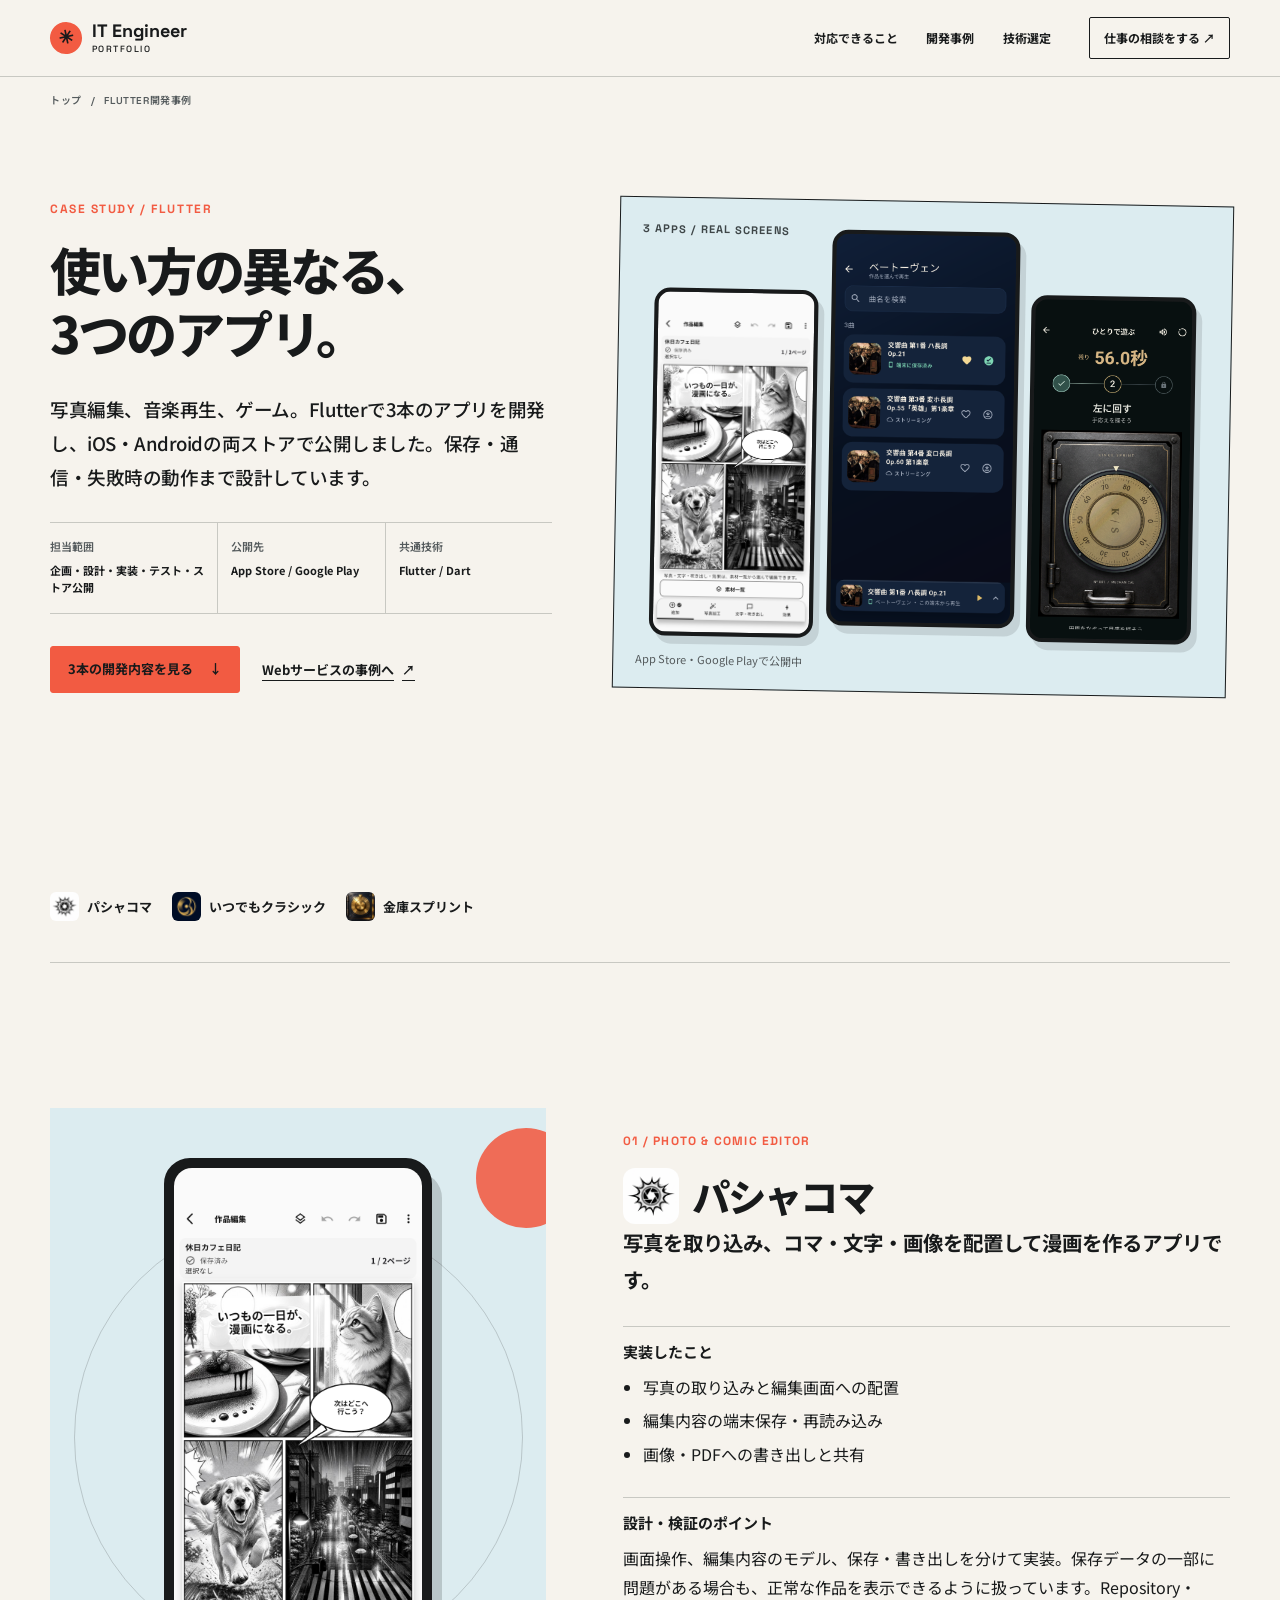
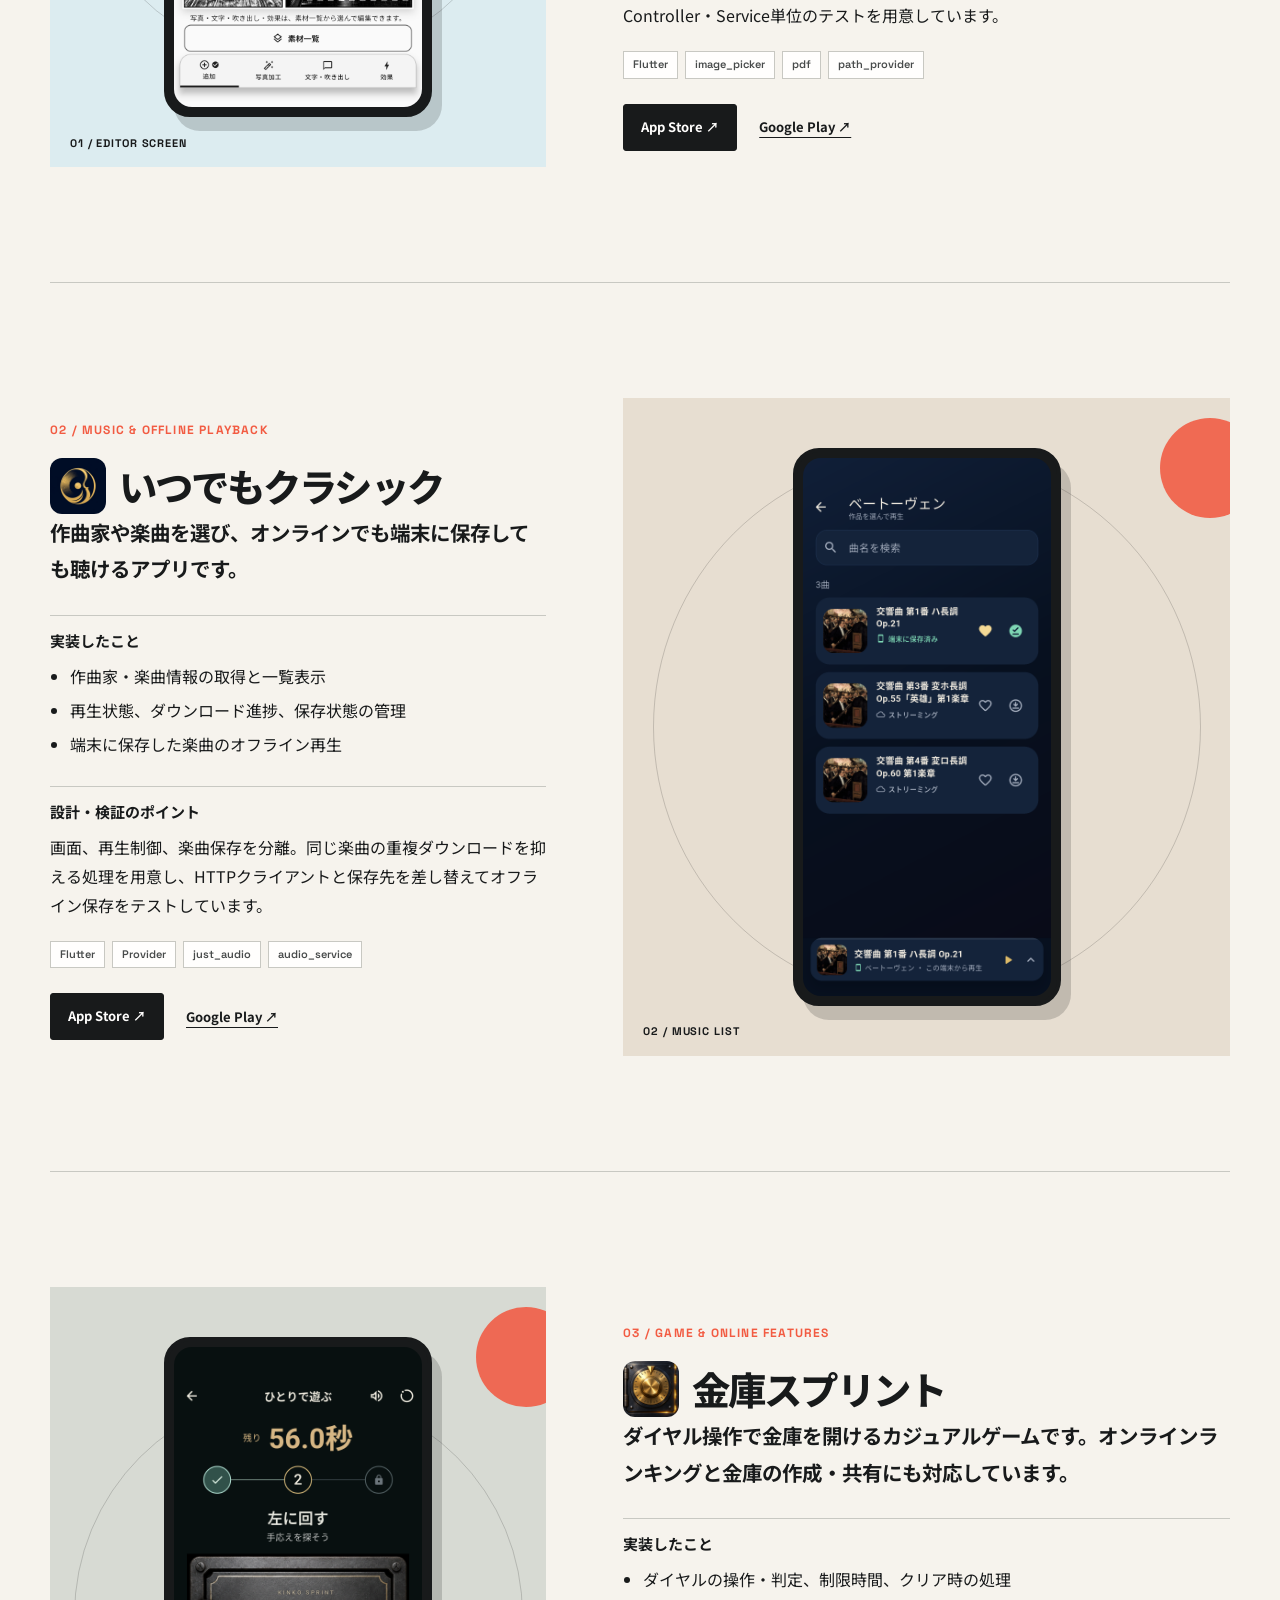
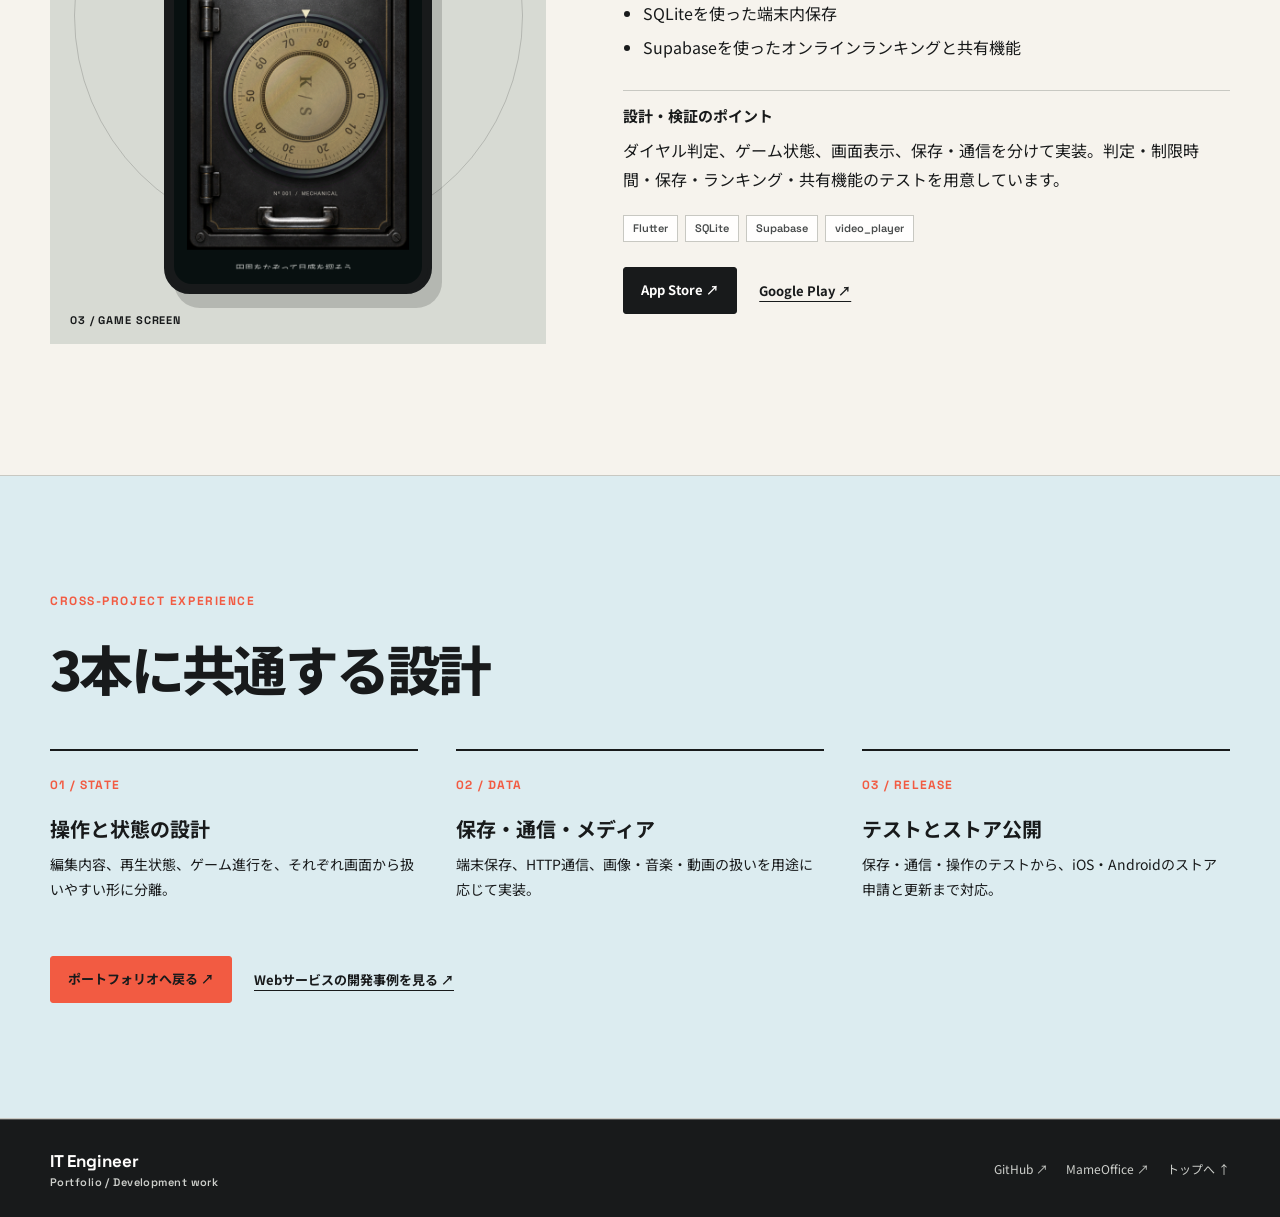
<file: projects/flutter.html>
<!doctype html>
<html lang="ja">
<head>
  <meta charset="utf-8">
  <meta name="viewport" content="width=device-width, initial-scale=1">
  <meta name="theme-color" content="#f6f3ed">
  <meta name="description" content="Flutterで開発し、App StoreとGoogle Playで公開している3本のアプリ。写真編集、音楽のオフライン再生、オンラインランキング付きゲームの設計・実装・テストを紹介します。">
  <meta property="og:type" content="article">
  <meta property="og:locale" content="ja_JP">
  <meta property="og:title" content="Flutter開発事例｜iOS・Androidアプリ3本">
  <meta property="og:description" content="パシャコマ、いつでもクラシック、金庫スプリントの実画面と設計・実装内容。">
  <meta property="og:url" content="https://en-nagaojunichi.github.io/projects/flutter.html">
  <meta property="og:image" content="https://en-nagaojunichi.github.io/assets/og-portfolio-sales.png">
  <meta name="twitter:card" content="summary_large_image">
  <link rel="canonical" href="https://en-nagaojunichi.github.io/projects/flutter.html">
  <link rel="icon" href="../favicon.svg" type="image/svg+xml">
  <link rel="preconnect" href="https://fonts.googleapis.com">
  <link rel="preconnect" href="https://fonts.gstatic.com" crossorigin>
  <link href="https://fonts.googleapis.com/css2?family=Noto+Sans+JP:wght@400;500;600;700;800&family=Space+Grotesk:wght@500;600;700&display=swap" rel="stylesheet">
  <link rel="stylesheet" href="../styles.css?v=20261031-editorial">
  <title>Flutter開発事例｜iOS・Androidアプリ3本 | 個人ポートフォリオ</title>
</head>
<body class="case-page flutter-page">
  <a class="skip-link" href="#main">本文へ移動</a>
  <header class="site-header"><div class="container header-inner">
    <a class="brand" href="../index.html" aria-label="ポートフォリオ トップ"><span class="brand-mark">✳</span><span>IT Engineer<small>Portfolio</small></span></a>
    <nav class="main-nav" aria-label="メインナビゲーション"><a href="../index.html#about">対応できること</a><a href="../index.html#works">開発事例</a><a href="../index.html#approach">技術選定</a></nav>
    <a class="header-link" href="../index.html#contact">仕事の相談をする <span aria-hidden="true">↗</span></a>
  </div></header>
  <main id="main">
    <div class="container"><nav class="breadcrumb" aria-label="現在の位置"><a href="../index.html">トップ</a><span aria-hidden="true">/</span><span aria-current="page">Flutter開発事例</span></nav></div>
    <section class="case-hero" aria-labelledby="case-title"><div class="container case-grid"><div>
      <p class="section-kicker">CASE STUDY / FLUTTER</p>
      <h1 id="case-title"><span class="heading-line">使い方の異なる、</span><span class="heading-line">3つのアプリ。</span></h1>
      <p class="case-lead">写真編集、音楽再生、ゲーム。Flutterで3本のアプリを開発し、iOS・Androidの両ストアで公開しました。保存・通信・失敗時の動作まで設計しています。</p>
      <div class="case-meta"><div><span>担当範囲</span><strong>企画・設計・実装・テスト・ストア公開</strong></div><div><span>公開先</span><strong>App Store / Google Play</strong></div><div><span>共通技術</span><strong>Flutter / Dart</strong></div></div>
      <div class="case-link-row"><a class="button button-primary" href="#pashakoma">3本の開発内容を見る <span aria-hidden="true">↓</span></a><a class="text-link" href="./mamead.html">Webサービスの事例へ <span aria-hidden="true">↗</span></a></div>
    </div><div class="case-panel"><p class="case-panel-label">3 APPS / REAL SCREENS</p><div class="flutter-hero-preview"><div><img src="../assets/pashakoma-ui.png" alt="パシャコマの漫画編集画面" width="1320" height="2868"></div><div><img src="../assets/itsudemoclassic-ui.png" alt="いつでもクラシックの楽曲一覧画面" width="1080" height="2340"></div><div><img src="../assets/kinko-sprint-ui.png" alt="金庫スプリントのダイヤル操作画面" width="1080" height="2340"></div></div><p>App Store・Google Playで公開中</p></div></div></section>
    <section class="case-section" aria-label="アプリごとの開発内容"><div class="container flutter-summary">
      <div class="flutter-jump" aria-label="アプリへ移動"><a href="#pashakoma"><img src="../assets/pashakoma-icon.png" alt="">パシャコマ</a><a href="#classic"><img src="../assets/itsudemoclassic-icon.png" alt="">いつでもクラシック</a><a href="#kinko"><img src="../assets/kinko-sprint-icon.png" alt="">金庫スプリント</a></div>
      <article class="flutter-project" id="pashakoma"><div class="flutter-project-art"><div class="flutter-phone"><img src="../assets/pashakoma-ui.png" alt="写真・文字・吹き出しを配置したパシャコマの作品編集画面" width="1320" height="2868" loading="lazy"></div><span class="flutter-art-caption">01 / EDITOR SCREEN</span></div><div class="flutter-project-content"><span class="flutter-project-index">01 / PHOTO & COMIC EDITOR</span><div class="flutter-project-title"><img src="../assets/pashakoma-icon.png" alt="" width="64" height="64" loading="lazy"><h2>パシャコマ</h2></div><p class="flutter-project-lead">写真を取り込み、コマ・文字・画像を配置して漫画を作るアプリです。</p><h3>実装したこと</h3><ul><li>写真の取り込みと編集画面への配置</li><li>編集内容の端末保存・再読み込み</li><li>画像・PDFへの書き出しと共有</li></ul><h3>設計・検証のポイント</h3><p>画面操作、編集内容のモデル、保存・書き出しを分けて実装。保存データの一部に問題がある場合も、正常な作品を表示できるように扱っています。Repository・Controller・Service単位のテストを用意しています。</p><div class="tag-list"><span>Flutter</span><span>image_picker</span><span>pdf</span><span>path_provider</span></div><div class="case-link-row"><a class="button button-dark" href="https://apps.apple.com/jp/app/id6805789148" target="_blank" rel="noopener noreferrer">App Store ↗</a><a class="text-link" href="https://play.google.com/store/apps/details?id=com.mameoffice.pashakoma" target="_blank" rel="noopener noreferrer">Google Play ↗</a></div></div></article>
      <article class="flutter-project" id="classic"><div class="flutter-project-art classic"><div class="flutter-phone"><img src="../assets/itsudemoclassic-ui.png" alt="楽曲の保存状態と再生を示すいつでもクラシックの一覧画面" width="1080" height="2340" loading="lazy"></div><span class="flutter-art-caption">02 / MUSIC LIST</span></div><div class="flutter-project-content"><span class="flutter-project-index">02 / MUSIC & OFFLINE PLAYBACK</span><div class="flutter-project-title"><img src="../assets/itsudemoclassic-icon.png" alt="" width="64" height="64" loading="lazy"><h2><span>いつでも</span><span>クラシック</span></h2></div><p class="flutter-project-lead">作曲家や楽曲を選び、オンラインでも端末に保存しても聴けるアプリです。</p><h3>実装したこと</h3><ul><li>作曲家・楽曲情報の取得と一覧表示</li><li>再生状態、ダウンロード進捗、保存状態の管理</li><li>端末に保存した楽曲のオフライン再生</li></ul><h3>設計・検証のポイント</h3><p>画面、再生制御、楽曲保存を分離。同じ楽曲の重複ダウンロードを抑える処理を用意し、HTTPクライアントと保存先を差し替えてオフライン保存をテストしています。</p><div class="tag-list"><span>Flutter</span><span>Provider</span><span>just_audio</span><span>audio_service</span></div><div class="case-link-row"><a class="button button-dark" href="https://apps.apple.com/jp/app/id6748042662" target="_blank" rel="noopener noreferrer">App Store ↗</a><a class="text-link" href="https://play.google.com/store/apps/details?id=com.itsudemoclassic" target="_blank" rel="noopener noreferrer">Google Play ↗</a></div></div></article>
      <article class="flutter-project" id="kinko"><div class="flutter-project-art kinko"><div class="flutter-phone"><img src="../assets/kinko-sprint-ui.png" alt="ダイヤル操作と制限時間を示す金庫スプリントのゲーム画面" width="1080" height="2340" loading="lazy"></div><span class="flutter-art-caption">03 / GAME SCREEN</span></div><div class="flutter-project-content"><span class="flutter-project-index">03 / GAME & ONLINE FEATURES</span><div class="flutter-project-title"><img src="../assets/kinko-sprint-icon.png" alt="" width="64" height="64" loading="lazy"><h2>金庫スプリント</h2></div><p class="flutter-project-lead">ダイヤル操作で金庫を開けるカジュアルゲームです。オンラインランキングと金庫の作成・共有にも対応しています。</p><h3>実装したこと</h3><ul><li>ダイヤルの操作・判定、制限時間、クリア時の処理</li><li>SQLiteを使った端末内保存</li><li>Supabaseを使ったオンラインランキングと共有機能</li></ul><h3>設計・検証のポイント</h3><p>ダイヤル判定、ゲーム状態、画面表示、保存・通信を分けて実装。判定・制限時間・保存・ランキング・共有機能のテストを用意しています。</p><div class="tag-list"><span>Flutter</span><span>SQLite</span><span>Supabase</span><span>video_player</span></div><div class="case-link-row"><a class="button button-dark" href="https://apps.apple.com/jp/app/id6810457234" target="_blank" rel="noopener noreferrer">App Store ↗</a><a class="text-link" href="https://play.google.com/store/apps/details?id=com.mameoffice.kinkosprint" target="_blank" rel="noopener noreferrer">Google Play ↗</a></div></div></article>
    </div></section>
    <section class="case-section case-section-muted" aria-labelledby="through-title"><div class="container"><p class="section-kicker">CROSS-PROJECT EXPERIENCE</p><h2 id="through-title">3本に共通する設計</h2><div class="flutter-capabilities"><article><span>01 / STATE</span><h3>操作と状態の設計</h3><p>編集内容、再生状態、ゲーム進行を、それぞれ画面から扱いやすい形に分離。</p></article><article><span>02 / DATA</span><h3>保存・通信・メディア</h3><p>端末保存、HTTP通信、画像・音楽・動画の扱いを用途に応じて実装。</p></article><article><span>03 / RELEASE</span><h3>テストとストア公開</h3><p>保存・通信・操作のテストから、iOS・Androidのストア申請と更新まで対応。</p></article></div><div class="case-link-row"><a class="button button-primary" href="../index.html">ポートフォリオへ戻る ↗</a><a class="text-link" href="./mamead.html">Webサービスの開発事例を見る ↗</a></div></div></section>
  </main>
  <footer class="site-footer"><div class="container footer-inner"><div><span class="footer-brand">IT Engineer</span><p>Portfolio / Development work</p></div><div class="footer-links"><a href="https://github.com/en-nagaojunichi" target="_blank" rel="noopener noreferrer">GitHub ↗</a><a href="https://mameoffice.com/" target="_blank" rel="noopener noreferrer">MameOffice ↗</a><a href="../index.html">トップへ ↑</a></div></div></footer>
</body>
</html>
</file>
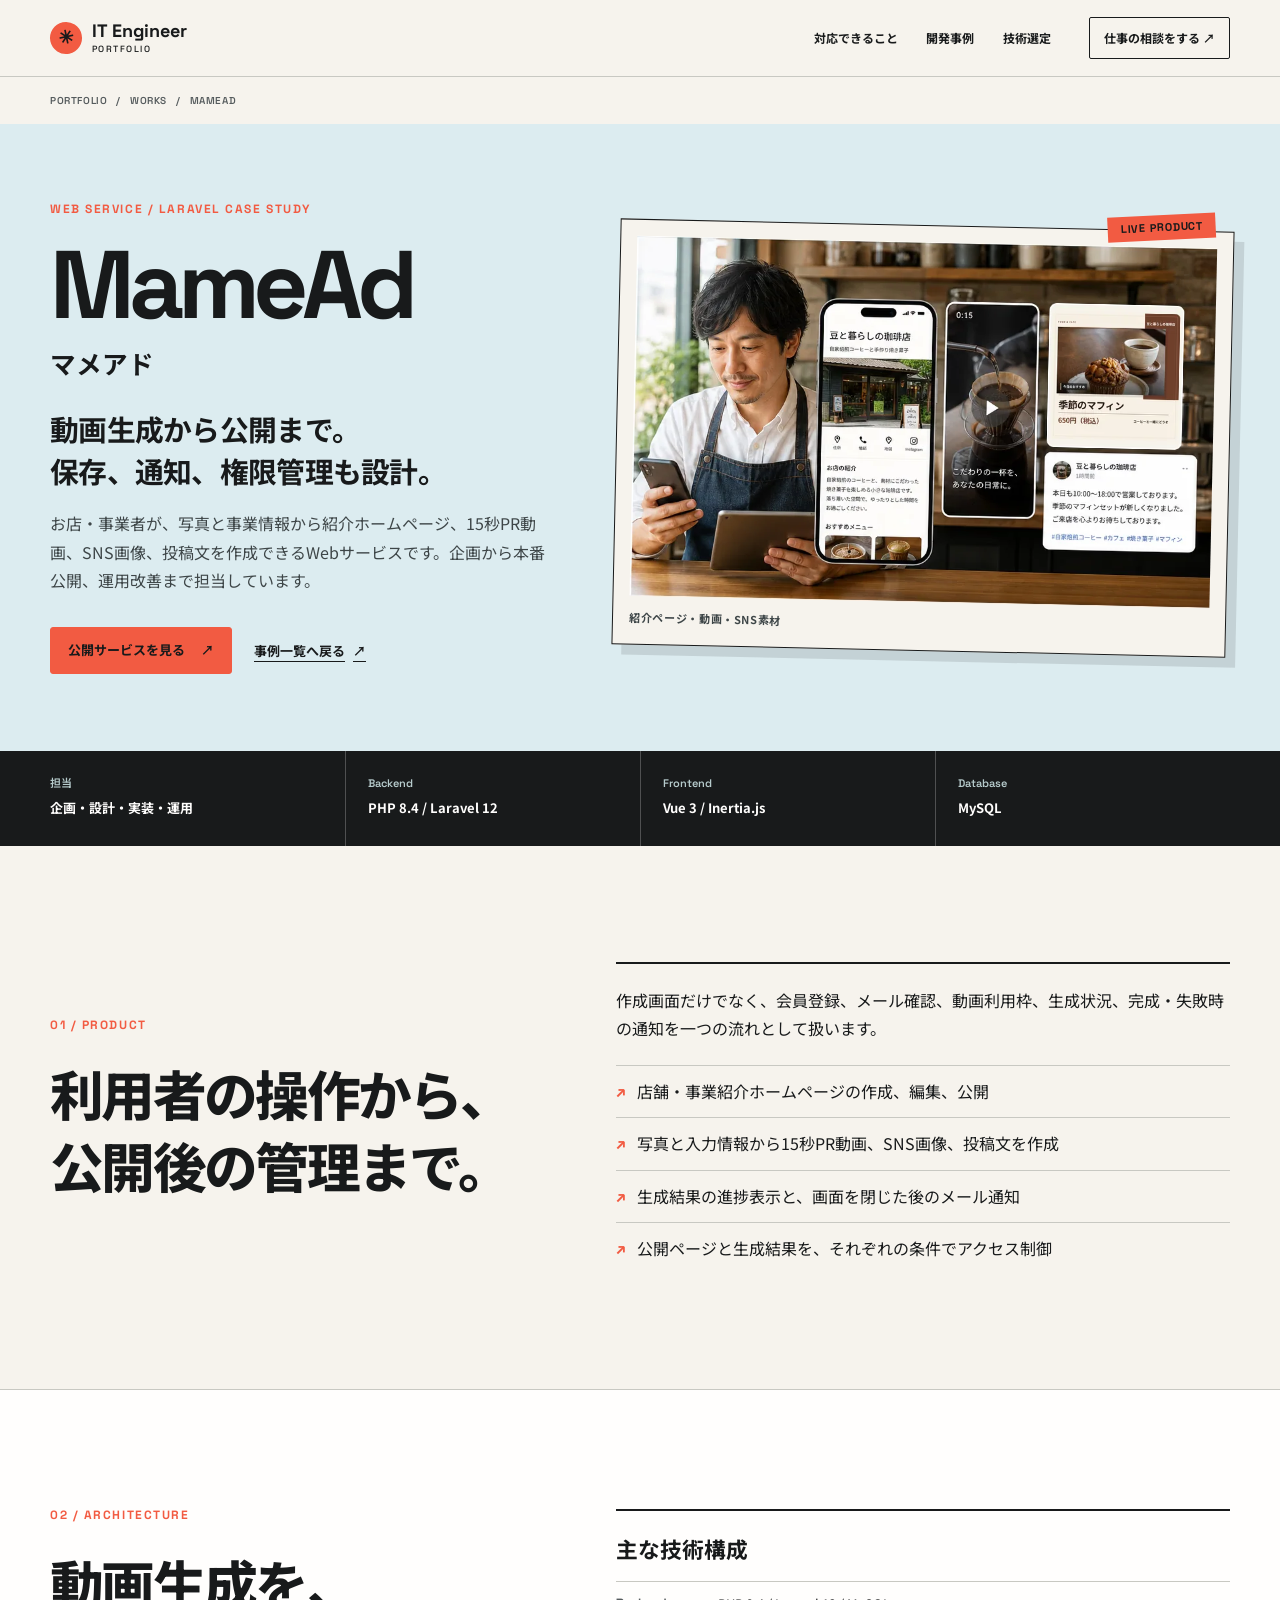
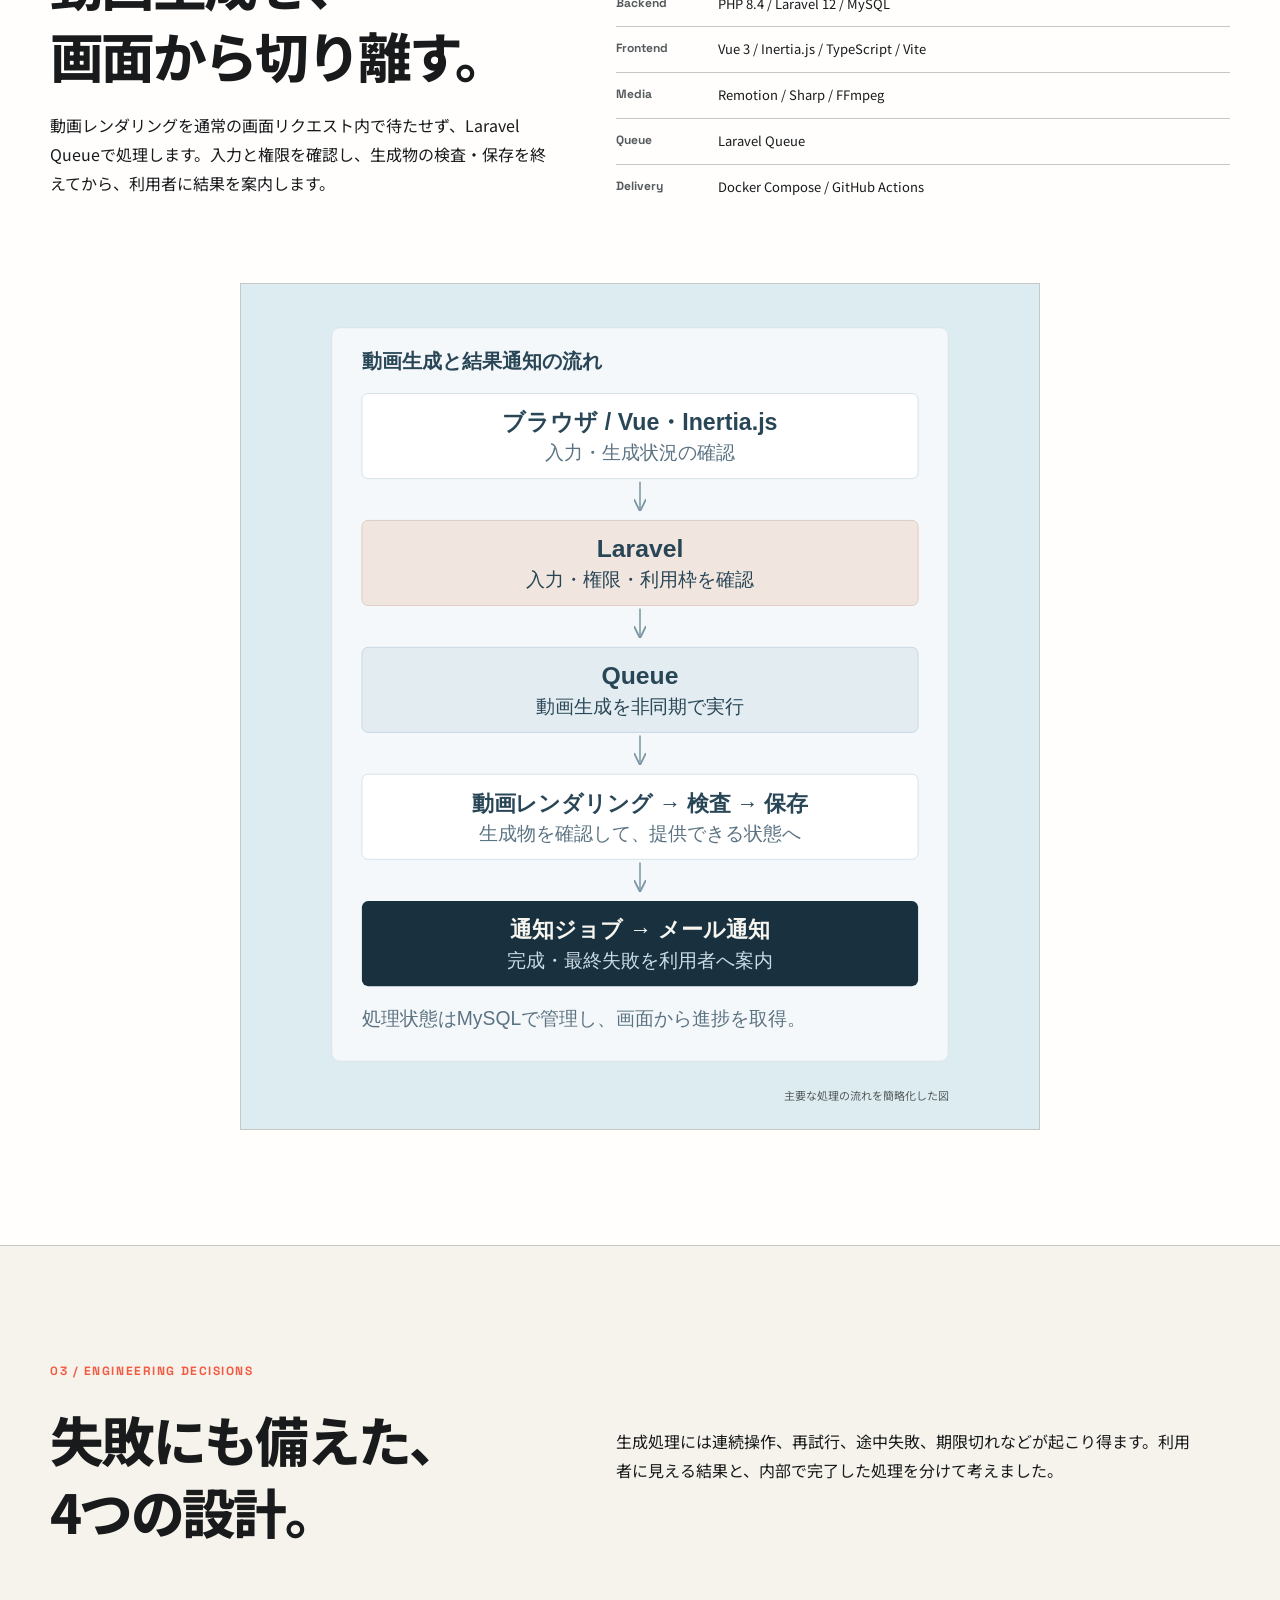
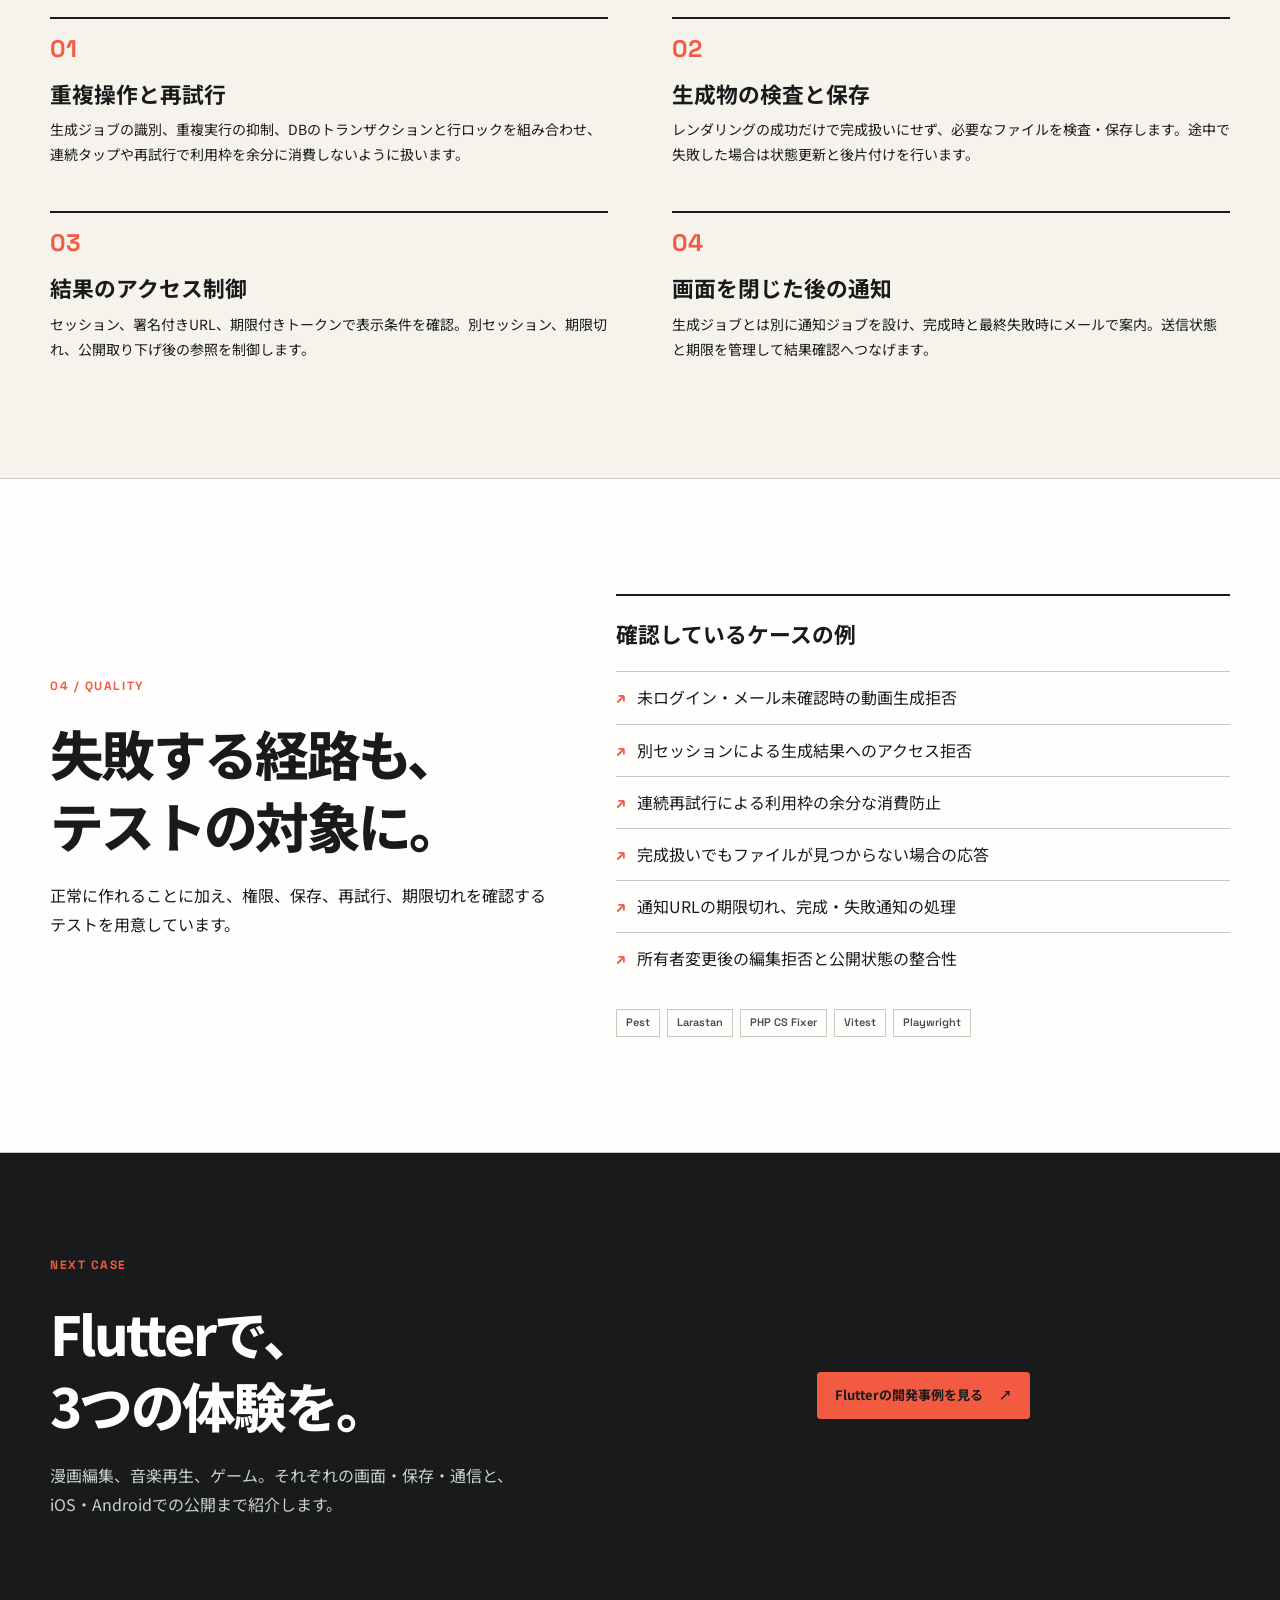
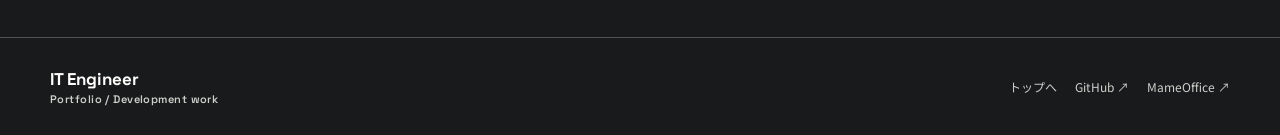
<file: projects/mamead.html>
<!doctype html>
<html lang="ja">
<head>
  <meta charset="utf-8">
  <meta name="viewport" content="width=device-width, initial-scale=1">
  <meta name="theme-color" content="#f6f3ed">
  <meta name="description" content="Laravelで開発したMameAdの技術事例。Queueによる動画生成、アクセス制御、通知、テスト、公開後の運用まで、設計上の判断を紹介します。">
  <meta property="og:type" content="article">
  <meta property="og:locale" content="ja_JP">
  <meta property="og:title" content="MameAdの設計・実装 | Laravel開発事例">
  <meta property="og:description" content="動画生成をQueueへ分離し、結果の検査・通知・アクセス制御まで設計したWebサービスの開発事例。">
  <meta property="og:url" content="https://en-nagaojunichi.github.io/projects/mamead.html">
  <meta property="og:image" content="https://en-nagaojunichi.github.io/assets/og-portfolio-sales.png">
  <meta name="twitter:card" content="summary_large_image">
  <link rel="canonical" href="https://en-nagaojunichi.github.io/projects/mamead.html">
  <link rel="icon" href="../favicon.svg" type="image/svg+xml">
  <link rel="preconnect" href="https://fonts.googleapis.com">
  <link rel="preconnect" href="https://fonts.gstatic.com" crossorigin>
  <link href="https://fonts.googleapis.com/css2?family=Noto+Sans+JP:wght@400;500;600;700;800&family=Space+Grotesk:wght@500;600;700&display=swap" rel="stylesheet">
  <link rel="stylesheet" href="../styles.css?v=20261031-editorial">
  <title>MameAdの設計・実装 | Laravel開発事例</title>
</head>
<body class="case-page">
  <a class="skip-link" href="#main">本文へ移動</a>
  <header class="site-header"><div class="container header-inner">
    <a class="brand" href="../index.html" aria-label="ポートフォリオ トップ"><span class="brand-mark">✳</span><span>IT Engineer<small>Portfolio</small></span></a>
    <nav class="main-nav" aria-label="メインナビゲーション"><a href="../index.html#about">対応できること</a><a href="../index.html#works">開発事例</a><a href="../index.html#approach">技術選定</a></nav>
    <a class="header-link" href="../index.html#contact">仕事の相談をする <span aria-hidden="true">↗</span></a>
  </div></header>
  <main id="main">
    <div class="container"><nav class="breadcrumb" aria-label="パンくずリスト"><a href="../index.html">PORTFOLIO</a><span aria-hidden="true">/</span><a href="../index.html#works">WORKS</a><span aria-hidden="true">/</span><span>MameAd</span></nav></div>
    <section class="case-hero"><div class="container case-grid">
      <div><p class="section-kicker">WEB SERVICE / LARAVEL CASE STUDY</p><h1>MameAd<span class="case-title-suffix">マメアド</span></h1><p class="case-lead"><span class="lead-line">動画生成から公開まで。</span><span class="lead-line">保存、通知、権限管理も設計。</span></p><p>お店・事業者が、写真と事業情報から紹介ホームページ、15秒PR動画、SNS画像、投稿文を作成できるWebサービスです。企画から本番公開、運用改善まで担当しています。</p><div class="case-link-row"><a class="button button-primary" href="https://mamead.mameoffice.com/" target="_blank" rel="noopener noreferrer">公開サービスを見る <span aria-hidden="true">↗</span></a><a class="text-link" href="../index.html">事例一覧へ戻る <span aria-hidden="true">↗</span></a></div></div>
      <div class="case-visual"><img src="../assets/mamead-visual.webp" alt="MameAdで作成できる事業紹介ページ、15秒PR動画、SNS画像、投稿文の紹介ビジュアル" width="886" height="550"><p>紹介ページ・動画・SNS素材</p></div>
    </div></section>
    <section class="case-meta-wrap" aria-label="担当範囲と技術"><div class="container">
      <div class="case-meta">
      <div><span>担当</span><strong>企画・設計・実装・運用</strong></div><div><span>Backend</span><strong>PHP 8.4 / Laravel 12</strong></div><div><span>Frontend</span><strong>Vue 3 / Inertia.js</strong></div><div><span>Database</span><strong>MySQL</strong></div>
      </div>
    </div></section>

    <section class="case-section"><div class="container case-grid"><div><p class="section-kicker">01 / PRODUCT</p><h2><span class="heading-line">利用者の操作から、</span><span class="heading-line">公開後の管理まで。</span></h2></div><div class="case-panel"><p>作成画面だけでなく、会員登録、メール確認、動画利用枠、生成状況、完成・失敗時の通知を一つの流れとして扱います。</p><ul class="case-list"><li>店舗・事業紹介ホームページの作成、編集、公開</li><li>写真と入力情報から15秒PR動画、SNS画像、投稿文を作成</li><li>生成結果の進捗表示と、画面を閉じた後のメール通知</li><li>公開ページと生成結果を、それぞれの条件でアクセス制御</li></ul></div></div></section>

    <section class="case-section case-section-tint"><div class="container"><div class="case-grid"><div><p class="section-kicker">02 / ARCHITECTURE</p><h2><span class="heading-line">動画生成を、</span><span class="heading-line">画面から切り離す。</span></h2><p>動画レンダリングを通常の画面リクエスト内で待たせず、Laravel Queueで処理します。入力と権限を確認し、生成物の検査・保存を終えてから、利用者に結果を案内します。</p></div><div class="case-panel"><h3>主な技術構成</h3><dl class="case-stack"><div><dt>Backend</dt><dd>PHP 8.4 / Laravel 12 / MySQL</dd></div><div><dt>Frontend</dt><dd>Vue 3 / Inertia.js / TypeScript / Vite</dd></div><div><dt>Media</dt><dd>Remotion / Sharp / FFmpeg</dd></div><div><dt>Queue</dt><dd>Laravel Queue</dd></div><div><dt>Delivery</dt><dd>Docker Compose / GitHub Actions</dd></div></dl></div></div><figure class="case-flow"><img src="../assets/mamead-flow.svg" alt="画面の入力をLaravelで確認し、Queueで動画を生成・検査・保存してからメールで結果を通知する処理の流れ" width="800" height="950" loading="lazy"><figcaption>主要な処理の流れを簡略化した図</figcaption></figure></div></section>

    <section class="case-section"><div class="container"><div class="case-grid"><div><p class="section-kicker">03 / ENGINEERING DECISIONS</p><h2><span class="heading-line">失敗にも備えた、</span><span class="heading-line">4つの設計。</span></h2></div><div><p class="case-intro">生成処理には連続操作、再試行、途中失敗、期限切れなどが起こり得ます。利用者に見える結果と、内部で完了した処理を分けて考えました。</p></div></div><div class="case-decision-grid"><article class="case-panel"><span class="case-decision-number">01</span><h3>重複操作と再試行</h3><p>生成ジョブの識別、重複実行の抑制、DBのトランザクションと行ロックを組み合わせ、連続タップや再試行で利用枠を余分に消費しないように扱います。</p></article><article class="case-panel"><span class="case-decision-number">02</span><h3>生成物の検査と保存</h3><p>レンダリングの成功だけで完成扱いにせず、必要なファイルを検査・保存します。途中で失敗した場合は状態更新と後片付けを行います。</p></article><article class="case-panel"><span class="case-decision-number">03</span><h3>結果のアクセス制御</h3><p>セッション、署名付きURL、期限付きトークンで表示条件を確認。別セッション、期限切れ、公開取り下げ後の参照を制御します。</p></article><article class="case-panel"><span class="case-decision-number">04</span><h3>画面を閉じた後の通知</h3><p>生成ジョブとは別に通知ジョブを設け、完成時と最終失敗時にメールで案内。送信状態と期限を管理して結果確認へつなげます。</p></article></div></div></section>

    <section class="case-section case-section-tint"><div class="container case-grid"><div><p class="section-kicker">04 / QUALITY</p><h2><span class="heading-line">失敗する経路も、</span><span class="heading-line">テストの対象に。</span></h2><p>正常に作れることに加え、権限、保存、再試行、期限切れを確認するテストを用意しています。</p></div><div class="case-panel"><h3>確認しているケースの例</h3><ul class="case-list"><li>未ログイン・メール未確認時の動画生成拒否</li><li>別セッションによる生成結果へのアクセス拒否</li><li>連続再試行による利用枠の余分な消費防止</li><li>完成扱いでもファイルが見つからない場合の応答</li><li>通知URLの期限切れ、完成・失敗通知の処理</li><li>所有者変更後の編集拒否と公開状態の整合性</li></ul><div class="tag-list"><span>Pest</span><span>Larastan</span><span>PHP CS Fixer</span><span>Vitest</span><span>Playwright</span></div></div></div></section>

    <section class="case-next"><div class="container case-grid"><div><p class="section-kicker">NEXT CASE</p><h2><span class="heading-line">Flutterで、</span><span class="heading-line">3つの体験を。</span></h2><p>漫画編集、音楽再生、ゲーム。それぞれの画面・保存・通信と、iOS・Androidでの公開まで紹介します。</p></div><div class="case-next-action"><a class="button button-primary" href="./flutter.html">Flutterの開発事例を見る <span aria-hidden="true">↗</span></a></div></div></section>
  </main>
  <footer class="site-footer"><div class="container footer-inner"><div><span class="footer-brand">IT Engineer</span><p>Portfolio / Development work</p></div><div class="footer-links"><a href="../index.html">トップへ</a><a href="https://github.com/en-nagaojunichi" target="_blank" rel="noopener noreferrer">GitHub ↗</a><a href="https://mameoffice.com/" target="_blank" rel="noopener noreferrer">MameOffice ↗</a></div></div></footer>
</body>
</html>
</file>
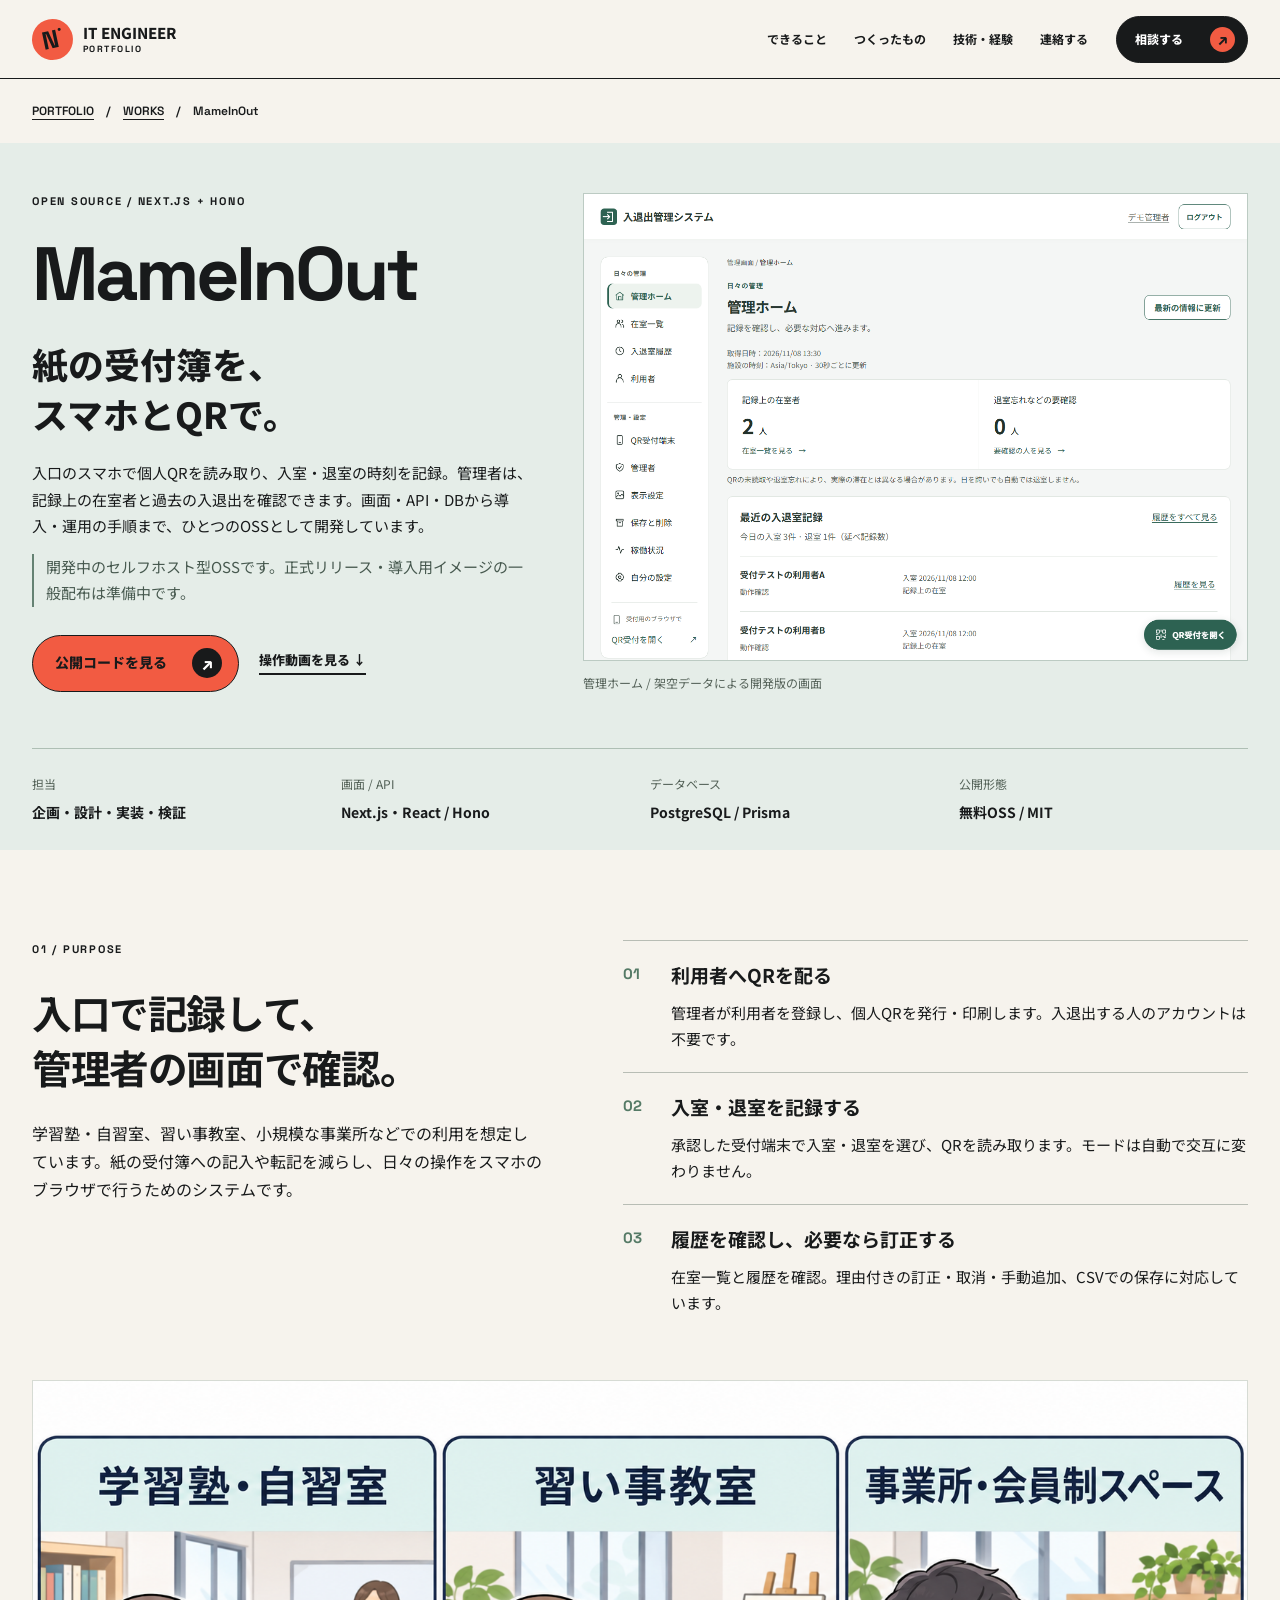
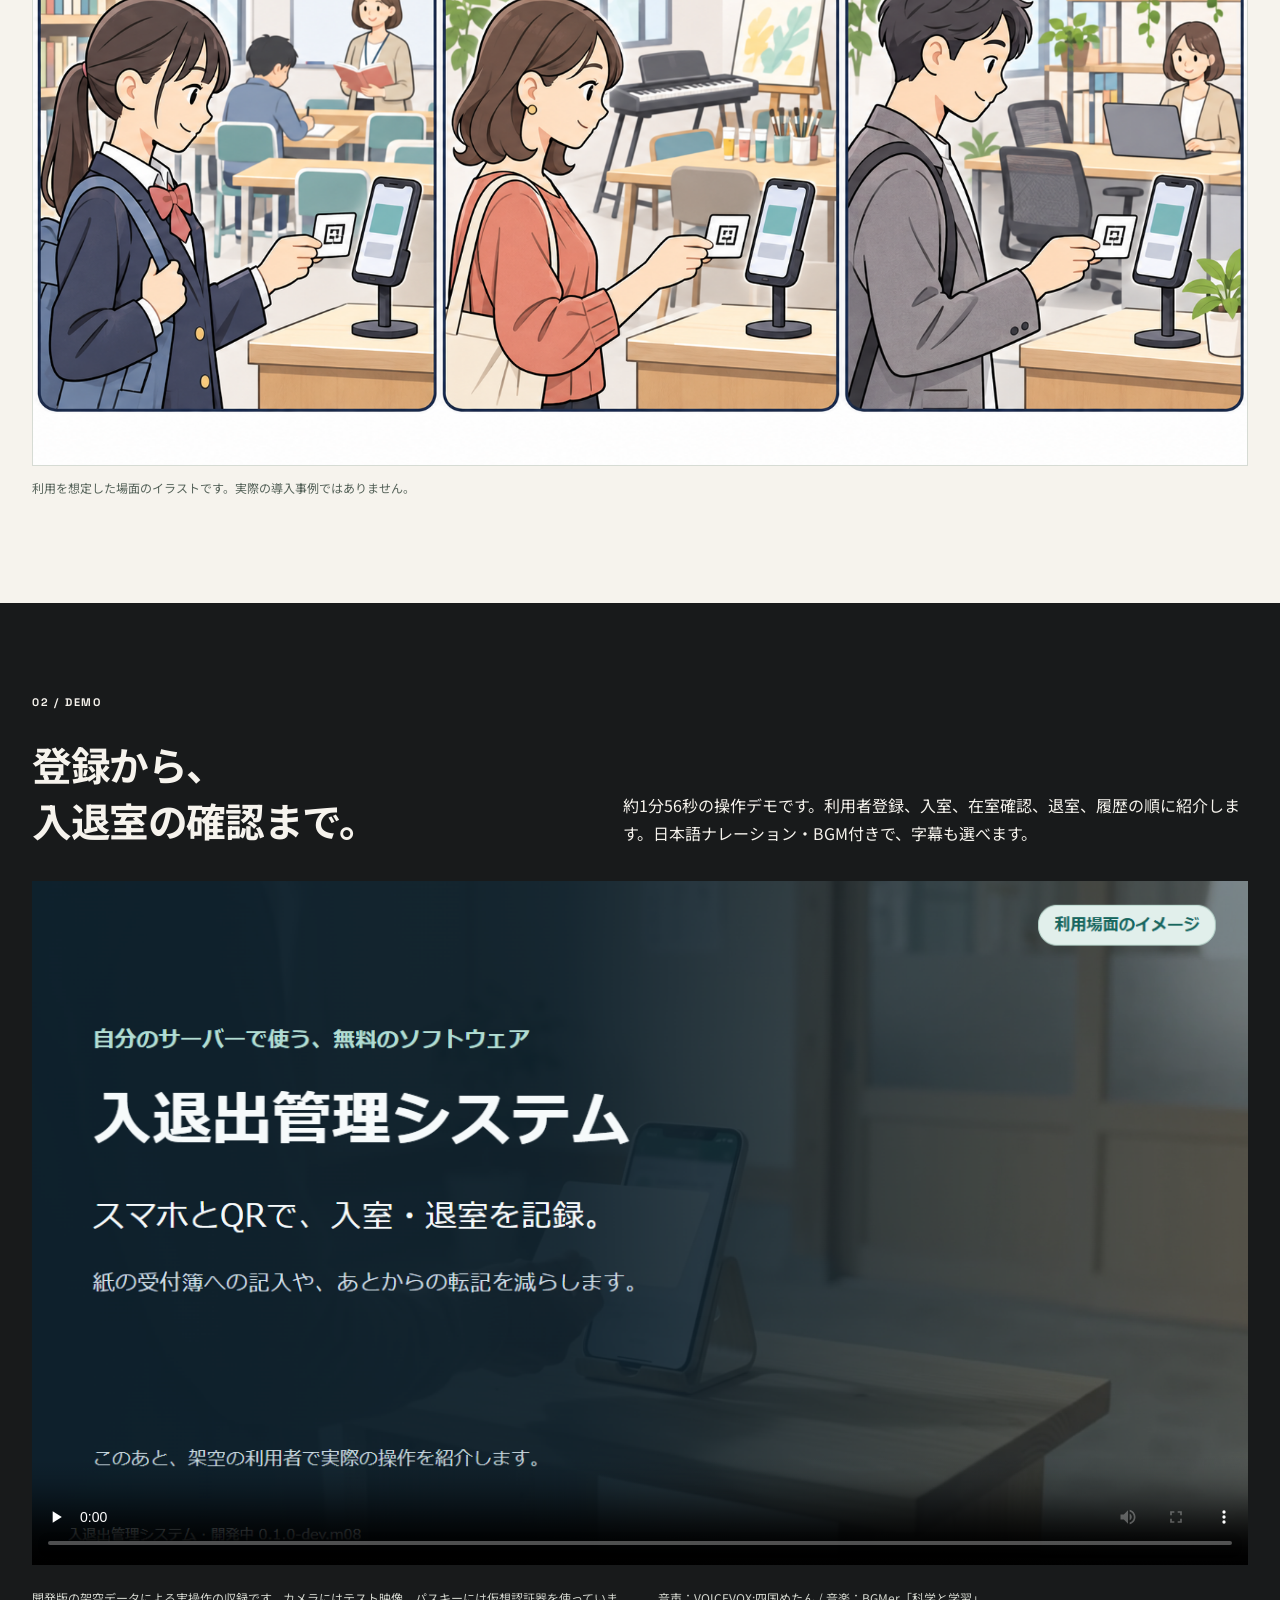
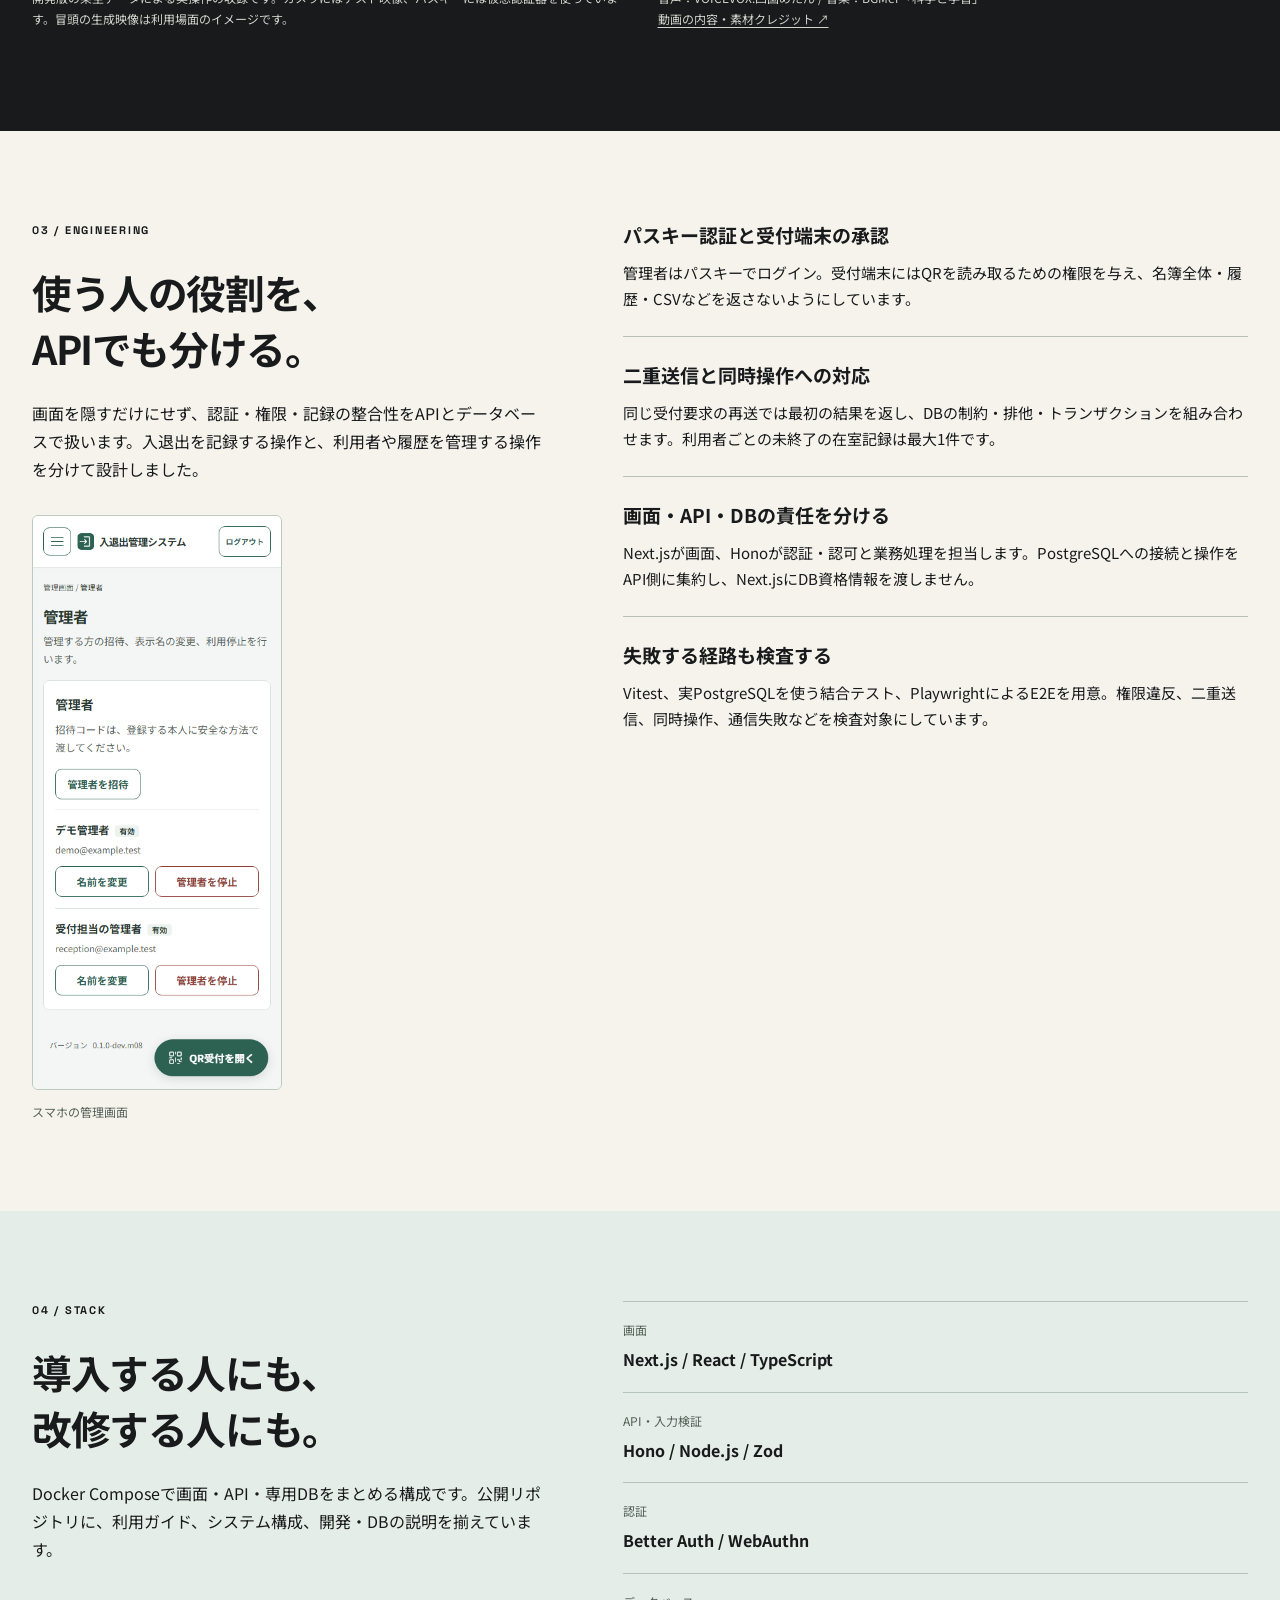
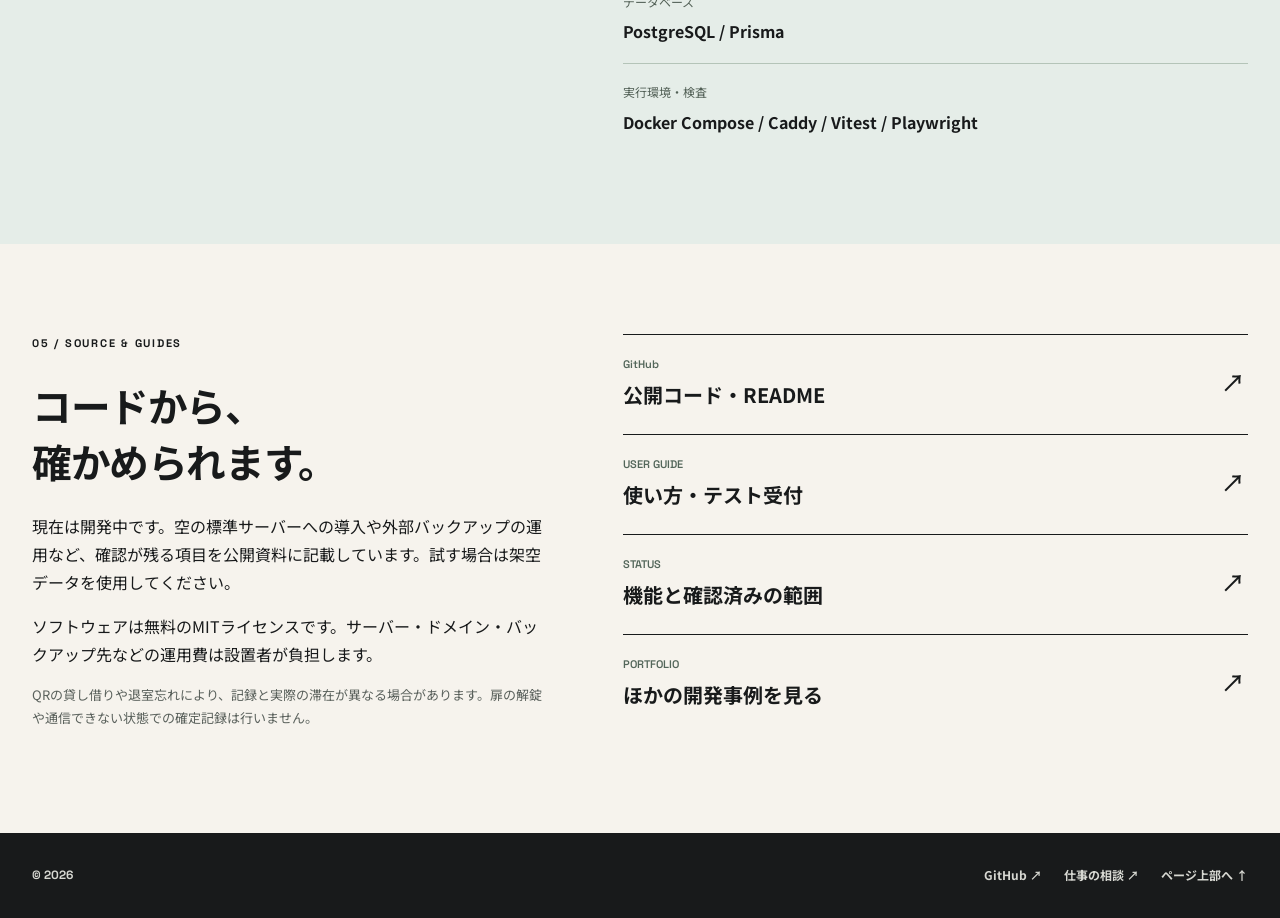
<file: projects/mameinout.html>
<!doctype html>
<html lang="ja">
  <head>
    <meta charset="utf-8" />
    <meta name="viewport" content="width=device-width, initial-scale=1" />
    <meta name="theme-color" content="#f6f3ed" />
    <meta name="description" content="MameInOutの開発事例。Next.js・React・Hono・PostgreSQLで、QRによる入退出記録、パスキー認証、権限分離、履歴とCSV出力を設計・実装したセルフホスト型OSSです。" />
    <meta property="og:type" content="article" />
    <meta property="og:locale" content="ja_JP" />
    <meta property="og:title" content="MameInOut｜QR入退出管理システムの開発事例" />
    <meta property="og:description" content="紙の受付簿を、スマホとQRで。画面・操作デモ・公開コードから、設計と実装を紹介します。" />
    <meta property="og:url" content="https://en-nagaojunichi.github.io/projects/mameinout.html" />
    <meta property="og:image" content="https://en-nagaojunichi.github.io/assets/mameinout/demo-overview.png" />
    <meta name="twitter:card" content="summary_large_image" />
    <link rel="canonical" href="https://en-nagaojunichi.github.io/projects/mameinout.html" />
    <link rel="icon" type="image/svg+xml" href="../favicon.svg" />
    <link rel="preconnect" href="https://fonts.googleapis.com" />
    <link rel="preconnect" href="https://fonts.gstatic.com" crossorigin />
    <link href="https://fonts.googleapis.com/css2?family=Noto+Sans+JP:wght@400;500;600;700;800;900&amp;family=Space+Grotesk:wght@400;500;600;700&amp;display=swap" rel="stylesheet" />
    <link rel="stylesheet" href="../home-playful.css" />
    <link rel="stylesheet" href="../mameinout-case.css" />
    <title>MameInOut｜Next.js・HonoによるQR入退出管理システムの開発事例</title>
  </head>
  <body class="inout-case">
    <a class="skip" href="#main">本文へ移動</a>
    <header class="site-header">
      <div class="shell header-inner">
        <a class="brand" href="../index.html" aria-label="ITエンジニアのポートフォリオ トップ"><span class="brand-mark">N<span>●</span></span><span class="brand-copy">IT ENGINEER<small>PORTFOLIO</small></span></a>
        <nav aria-label="メインナビゲーション"><a href="../index.html#about">できること</a><a href="../index.html#works">つくったもの</a><a href="../index.html#skills">技術・経験</a><a href="../index.html#contact">連絡する</a></nav>
        <a class="header-action" href="../index.html#contact"><span>相談する</span><span aria-hidden="true">↗</span></a>
      </div>
    </header>
    <main id="main">
      <div class="shell inout-breadcrumb"><a href="../index.html">PORTFOLIO</a><span aria-hidden="true">/</span><a href="../index.html#works">WORKS</a><span aria-hidden="true">/</span><span>MameInOut</span></div>
      <section class="inout-hero" aria-labelledby="inout-title">
        <div class="shell inout-hero-grid">
          <div>
            <p class="section-no">OPEN SOURCE / NEXT.JS + HONO</p>
            <h1 id="inout-title">MameInOut</h1>
            <p class="inout-lead">紙の受付簿を、<br />スマホとQRで。</p>
            <p>入口のスマホで個人QRを読み取り、入室・退室の時刻を記録。管理者は、記録上の在室者と過去の入退出を確認できます。画面・API・DBから導入・運用の手順まで、ひとつのOSSとして開発しています。</p>
            <p class="inout-stage">開発中のセルフホスト型OSSです。正式リリース・導入用イメージの一般配布は準備中です。</p>
            <div class="inout-actions"><a class="pill-link pill-coral" href="https://github.com/mameoffice/mame-inout" target="_blank" rel="noopener noreferrer">公開コードを見る <span aria-hidden="true">↗</span></a><a class="under-link" href="#demo">操作動画を見る ↓</a></div>
          </div>
          <figure class="inout-main-visual"><img src="../assets/mameinout/admin-home.png" alt="MameInOut管理ホーム。架空データで在室人数、要確認の人数、最近の入退室を表示" width="1280" height="900" fetchpriority="high" /><figcaption>管理ホーム / 架空データによる開発版の画面</figcaption></figure>
        </div>
        <dl class="shell inout-facts"><div><dt>担当</dt><dd>企画・設計・実装・検証</dd></div><div><dt>画面 / API</dt><dd>Next.js・React / Hono</dd></div><div><dt>データベース</dt><dd>PostgreSQL / Prisma</dd></div><div><dt>公開形態</dt><dd>無料OSS / MIT</dd></div></dl>
      </section>
      <section class="inout-section" aria-labelledby="purpose-title">
        <div class="shell inout-split"><div><p class="section-no">01 / PURPOSE</p><h2 id="purpose-title">入口で記録して、<br />管理者の画面で確認。</h2><p>学習塾・自習室、習い事教室、小規模な事業所などでの利用を想定しています。紙の受付簿への記入や転記を減らし、日々の操作をスマホのブラウザで行うためのシステムです。</p></div><div class="inout-feature-list"><article><span>01</span><div><h3>利用者へQRを配る</h3><p>管理者が利用者を登録し、個人QRを発行・印刷します。入退出する人のアカウントは不要です。</p></div></article><article><span>02</span><div><h3>入室・退室を記録する</h3><p>承認した受付端末で入室・退室を選び、QRを読み取ります。モードは自動で交互に変わりません。</p></div></article><article><span>03</span><div><h3>履歴を確認し、必要なら訂正する</h3><p>在室一覧と履歴を確認。理由付きの訂正・取消・手動追加、CSVでの保存に対応しています。</p></div></article></div></div>
        <figure class="shell inout-use-cases"><img src="../assets/mameinout/use-cases.png" alt="学習塾・自習室、習い事教室、事業所・会員制スペースでの利用を説明するイラスト" width="1672" height="941" loading="lazy" /><figcaption>利用を想定した場面のイラストです。実際の導入事例ではありません。</figcaption></figure>
      </section>
      <section class="inout-section inout-demo-section" id="demo" aria-labelledby="demo-title">
        <div class="shell"><div class="inout-split inout-demo-heading"><div><p class="section-no">02 / DEMO</p><h2 id="demo-title">登録から、<br />入退室の確認まで。</h2></div><p>約1分56秒の操作デモです。利用者登録、入室、在室確認、退室、履歴の順に紹介します。日本語ナレーション・BGM付きで、字幕も選べます。</p></div><div class="inout-video"><video controls playsinline preload="none" poster="../assets/mameinout/demo-overview.png" aria-label="MameInOutの利用場面とQR入退出操作デモ"><source src="../assets/mameinout/overview.mp4" type="video/mp4" /><track kind="captions" src="../assets/mameinout/overview.ja.vtt" srclang="ja" label="日本語" />お使いのブラウザでは動画を再生できません。<a href="../assets/mameinout/overview.mp4">動画を開く</a></video></div><div class="inout-video-notes"><p>開発版の架空データによる実操作の収録です。カメラにはテスト映像、パスキーには仮想認証器を使っています。冒頭の生成映像は利用場面のイメージです。</p><p>音声：VOICEVOX:四国めたん / 音楽：BGMer「科学と学習」<br /><a href="https://github.com/mameoffice/mame-inout/blob/main/docs/videos/README.md" target="_blank" rel="noopener noreferrer">動画の内容・素材クレジット ↗</a></p></div></div>
      </section>
      <section class="inout-section" aria-labelledby="design-title">
        <div class="shell inout-split"><div><p class="section-no">03 / ENGINEERING</p><h2 id="design-title">使う人の役割を、<br />APIでも分ける。</h2><p>画面を隠すだけにせず、認証・権限・記録の整合性をAPIとデータベースで扱います。入退出を記録する操作と、利用者や履歴を管理する操作を分けて設計しました。</p><figure class="inout-phone"><img src="../assets/mameinout/administrators-mobile.png" alt="MameInOutのスマホ向け管理者一覧。架空の管理者情報を表示" width="390" height="900" loading="lazy" /><figcaption>スマホの管理画面</figcaption></figure></div><div class="inout-decisions"><article><h3>パスキー認証と受付端末の承認</h3><p>管理者はパスキーでログイン。受付端末にはQRを読み取るための権限を与え、名簿全体・履歴・CSVなどを返さないようにしています。</p></article><article><h3>二重送信と同時操作への対応</h3><p>同じ受付要求の再送では最初の結果を返し、DBの制約・排他・トランザクションを組み合わせます。利用者ごとの未終了の在室記録は最大1件です。</p></article><article><h3>画面・API・DBの責任を分ける</h3><p>Next.jsが画面、Honoが認証・認可と業務処理を担当します。PostgreSQLへの接続と操作をAPI側に集約し、Next.jsにDB資格情報を渡しません。</p></article><article><h3>失敗する経路も検査する</h3><p>Vitest、実PostgreSQLを使う結合テスト、PlaywrightによるE2Eを用意。権限違反、二重送信、同時操作、通信失敗などを検査対象にしています。</p></article></div></div>
      </section>
      <section class="inout-section inout-stack-section" aria-labelledby="stack-title"><div class="shell inout-split"><div><p class="section-no">04 / STACK</p><h2 id="stack-title">導入する人にも、<br />改修する人にも。</h2><p>Docker Composeで画面・API・専用DBをまとめる構成です。公開リポジトリに、利用ガイド、システム構成、開発・DBの説明を揃えています。</p></div><dl class="inout-stack"><div><dt>画面</dt><dd>Next.js / React / TypeScript</dd></div><div><dt>API・入力検証</dt><dd>Hono / Node.js / Zod</dd></div><div><dt>認証</dt><dd>Better Auth / WebAuthn</dd></div><div><dt>データベース</dt><dd>PostgreSQL / Prisma</dd></div><div><dt>実行環境・検査</dt><dd>Docker Compose / Caddy / Vitest / Playwright</dd></div></dl></div></section>
      <section class="inout-section" aria-labelledby="source-title"><div class="shell inout-split"><div><p class="section-no">05 / SOURCE &amp; GUIDES</p><h2 id="source-title">コードから、<br />確かめられます。</h2><p>現在は開発中です。空の標準サーバーへの導入や外部バックアップの運用など、確認が残る項目を公開資料に記載しています。試す場合は架空データを使用してください。</p><p>ソフトウェアは無料のMITライセンスです。サーバー・ドメイン・バックアップ先などの運用費は設置者が負担します。</p><p class="inout-limit">QRの貸し借りや退室忘れにより、記録と実際の滞在が異なる場合があります。扉の解錠や通信できない状態での確定記録は行いません。</p></div><div class="inout-source-links"><a href="https://github.com/mameoffice/mame-inout" target="_blank" rel="noopener noreferrer"><span>GitHub</span><strong>公開コード・README</strong><b aria-hidden="true">↗</b></a><a href="https://github.com/mameoffice/mame-inout/blob/main/docs/usage.md" target="_blank" rel="noopener noreferrer"><span>USER GUIDE</span><strong>使い方・テスト受付</strong><b aria-hidden="true">↗</b></a><a href="https://github.com/mameoffice/mame-inout/blob/main/docs/overview.md" target="_blank" rel="noopener noreferrer"><span>STATUS</span><strong>機能と確認済みの範囲</strong><b aria-hidden="true">↗</b></a><a href="../index.html#works"><span>PORTFOLIO</span><strong>ほかの開発事例を見る</strong><b aria-hidden="true">↗</b></a></div></div></section>
    </main>
    <footer class="site-footer"><div class="shell footer-inner"><span>© 2026</span><div><a href="https://github.com/en-nagaojunichi" target="_blank" rel="noopener noreferrer">GitHub ↗</a><a href="../index.html#contact">仕事の相談 ↗</a><a href="#main">ページ上部へ ↑</a></div></div></footer>
  </body>
</html>
</file>
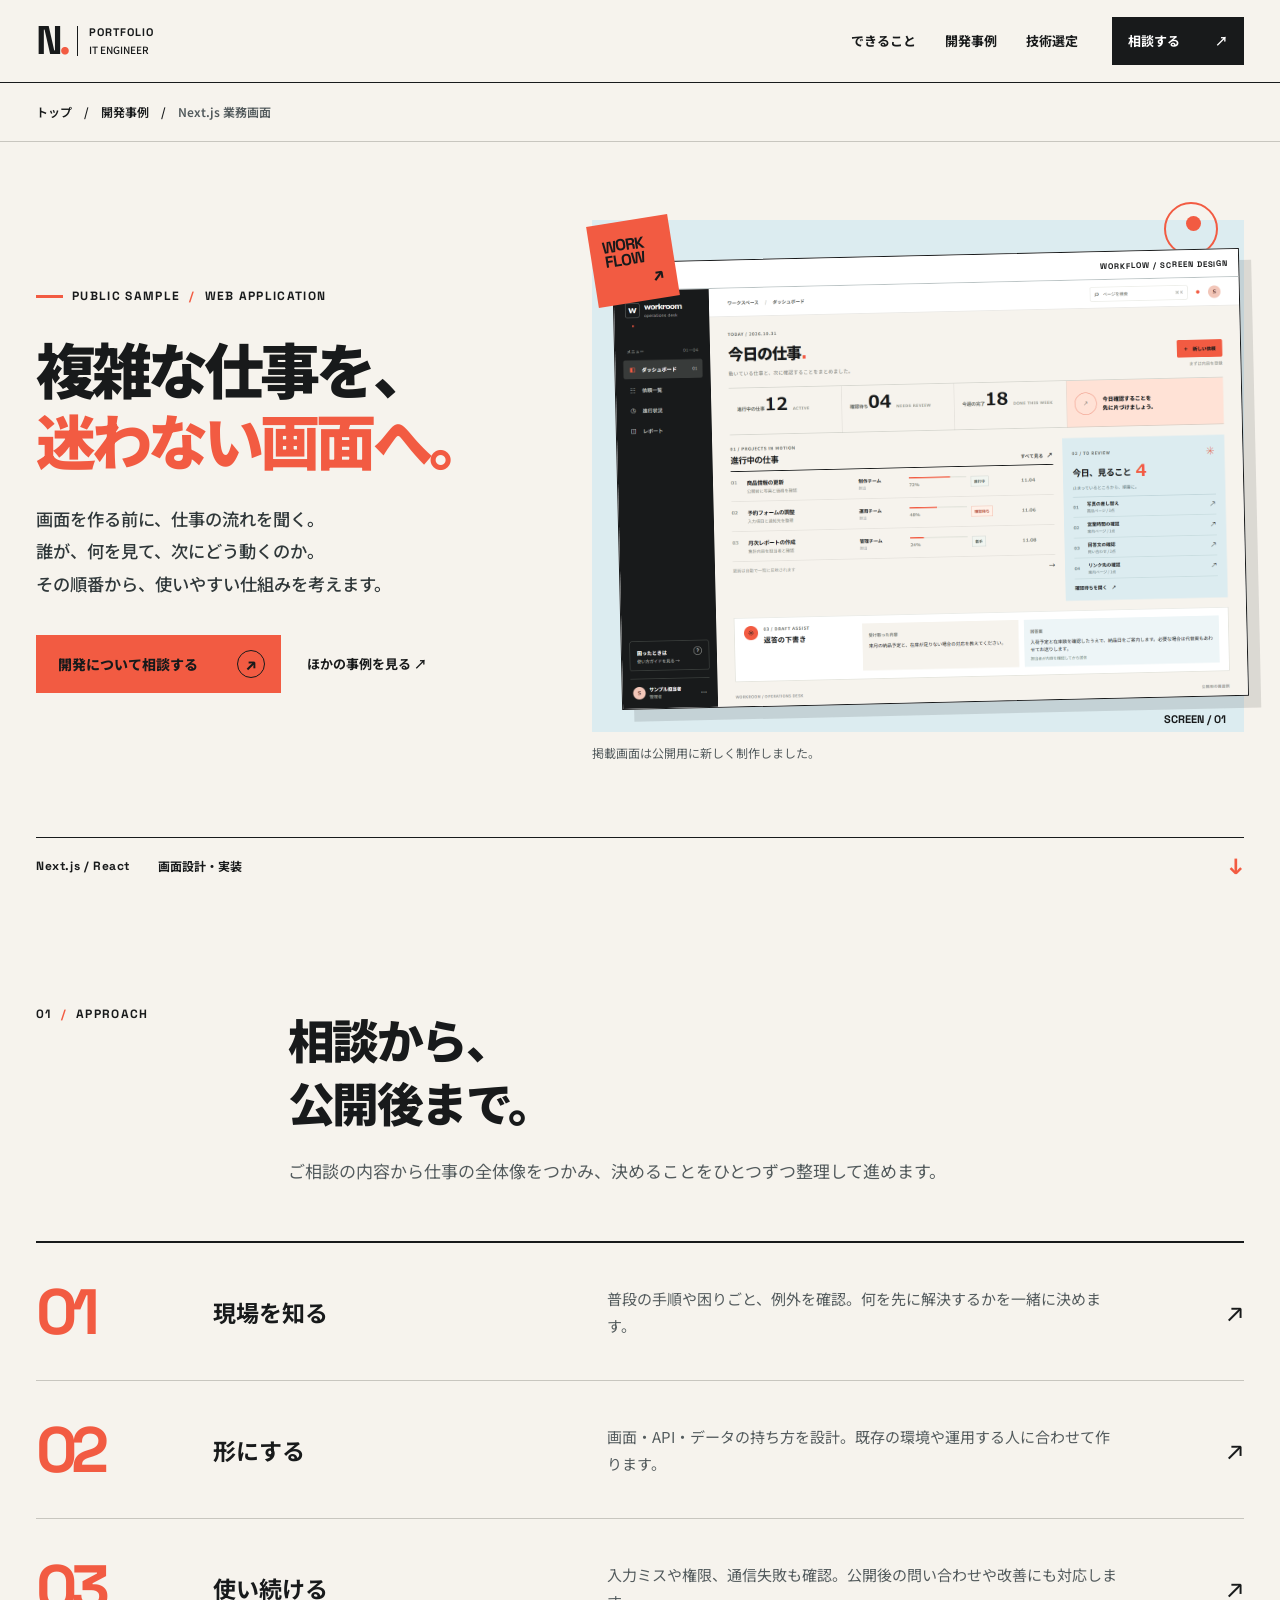
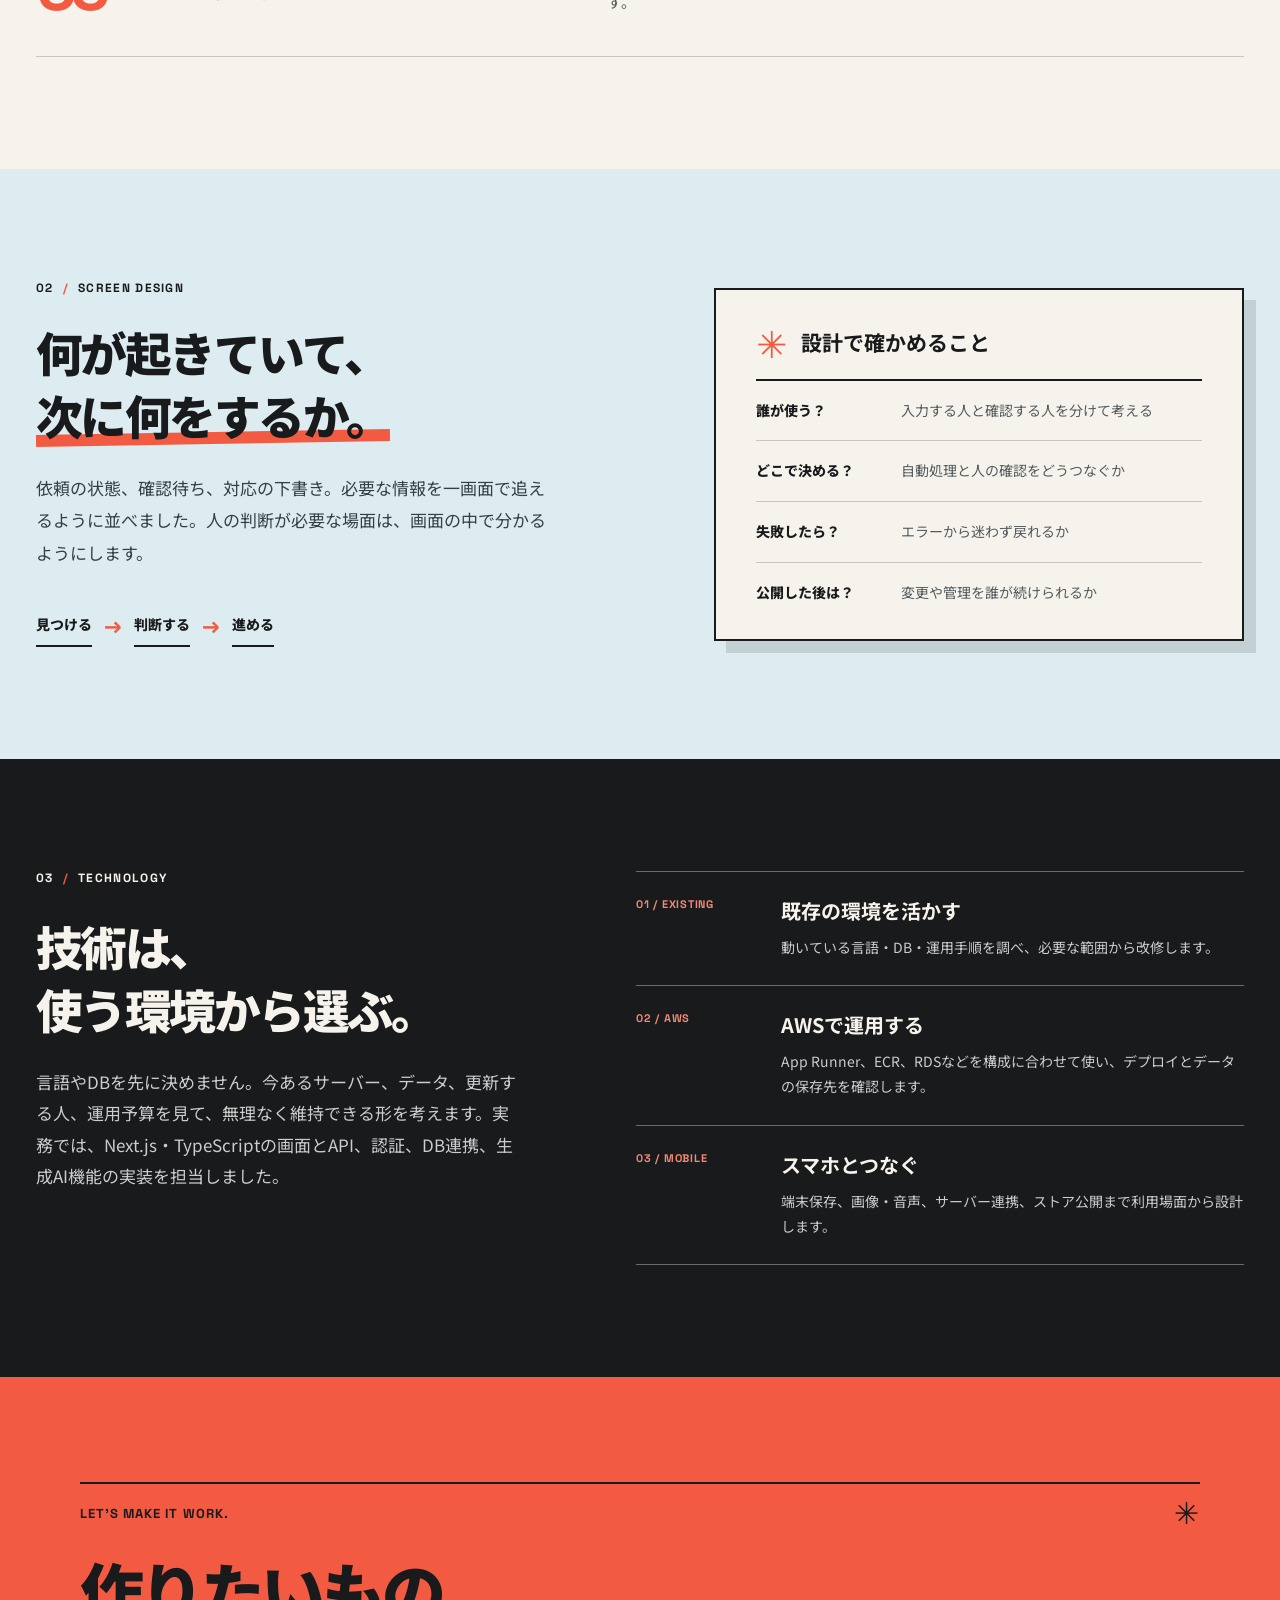
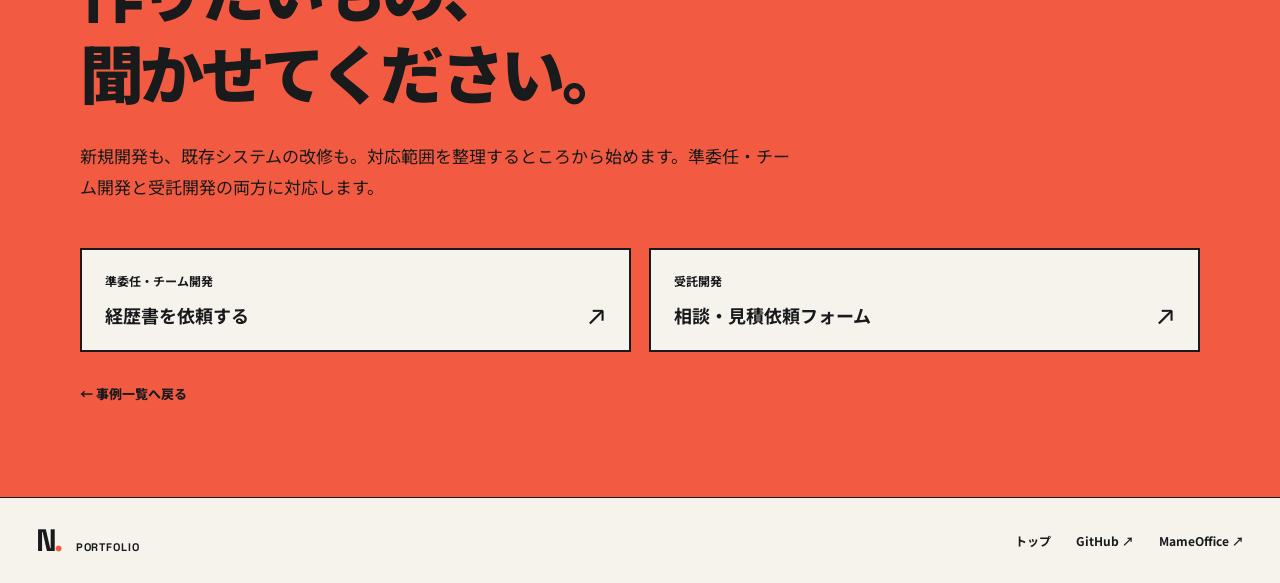
<file: projects/nextjs.html>
<!doctype html>
<html lang="ja">
<head>
  <meta charset="utf-8">
  <meta name="viewport" content="width=device-width, initial-scale=1">
  <meta name="theme-color" content="#f6f3ed">
  <meta name="description" content="Next.jsで制作した業務画面の公開用サンプル。仕事の流れを整理し、使う人が次の行動を判断しやすい画面を考えます。">
  <meta property="og:type" content="article">
  <meta property="og:locale" content="ja_JP">
  <meta property="og:title" content="Next.jsによる業務画面 | ITエンジニアのポートフォリオ">
  <meta property="og:description" content="複雑な仕事を、迷わない画面へ。Next.jsによる公開用の制作例です。">
  <meta property="og:url" content="https://en-nagaojunichi.github.io/projects/nextjs.html">
  <meta property="og:image" content="https://en-nagaojunichi.github.io/assets/nextjs-public-sample.png">
  <meta name="twitter:card" content="summary_large_image">
  <link rel="canonical" href="https://en-nagaojunichi.github.io/projects/nextjs.html">
  <link rel="icon" href="../favicon.svg" type="image/svg+xml">
  <link rel="preconnect" href="https://fonts.googleapis.com">
  <link rel="preconnect" href="https://fonts.gstatic.com" crossorigin>
  <link href="https://fonts.googleapis.com/css2?family=Noto+Sans+JP:wght@400;500;600;700;800;900&family=Space+Grotesk:wght@400;500;600;700&display=swap" rel="stylesheet">
  <link rel="stylesheet" href="../case-sales.css">
  <title>Next.jsによる業務画面 | ITエンジニアのポートフォリオ</title>
</head>
<body>
  <a class="skip" href="#main">本文へ移動</a>
  <header class="site-header">
    <div class="shell header-inner">
      <a class="brand" href="../index.html" aria-label="ポートフォリオ トップ"><span class="brand-symbol" aria-hidden="true">N<span>.</span></span><span class="brand-label">PORTFOLIO<small>IT ENGINEER</small></span></a>
      <nav class="header-nav" aria-label="メインナビゲーション"><a href="../index.html#about">できること</a><a href="../index.html#works">開発事例</a><a href="../index.html#approach">技術選定</a></nav>
      <a class="header-contact" href="../index.html#contact">相談する <span aria-hidden="true">↗</span></a>
    </div>
  </header>
  <main id="main">
    <nav class="shell breadcrumb" aria-label="パンくずリスト"><a href="../index.html">トップ</a><span aria-hidden="true">/</span><a href="../index.html#works">開発事例</a><span aria-hidden="true">/</span><span>Next.js 業務画面</span></nav>
    <section class="case-hero" aria-labelledby="case-title">
      <div class="shell hero-grid">
        <div class="hero-copy">
          <p class="eyebrow"><span class="eyebrow-rule" aria-hidden="true"></span>PUBLIC SAMPLE <span class="eyebrow-slash">/</span> WEB APPLICATION</p>
          <h1 id="case-title"><span>複雑な仕事を、</span><span class="hero-em">迷わない画面へ。</span></h1>
          <p class="hero-lead">画面を作る前に、仕事の流れを聞く。<br>誰が、何を見て、次にどう動くのか。<br>その順番から、使いやすい仕組みを考えます。</p>
          <div class="hero-actions"><a class="primary-link" href="../index.html#contact"><span>開発について相談する</span><span class="button-arrow" aria-hidden="true">↗</span></a><a class="quiet-link" href="../index.html#works">ほかの事例を見る <span aria-hidden="true">↗</span></a></div>
        </div>
        <figure class="hero-visual">
          <div class="visual-stage"><span class="visual-sticker" aria-hidden="true">WORK<br>FLOW<span>↗</span></span><div class="visual-frame"><div class="visual-toolbar" aria-hidden="true"><span></span><span></span><span></span><b>WORKFLOW / SCREEN DESIGN</b></div><img src="../assets/nextjs-public-sample.png" width="1500" height="1002" alt="依頼の状態、確認待ちの情報、回答下書きを一覧できる業務画面の制作例"></div><span class="visual-index" aria-hidden="true">SCREEN / 01</span></div>
          <figcaption>掲載画面は公開用に新しく制作しました。</figcaption>
        </figure>
      </div>
      <div class="shell hero-foot"><span>Next.js / React</span><span>画面設計・実装</span><span class="hero-foot-arrow" aria-hidden="true">↓</span></div>
    </section>

    <section class="section scope-section" aria-labelledby="scope-title">
      <div class="shell section-intro"><p class="section-number">01 <span>/</span> APPROACH</p><div><h2 id="scope-title">相談から、<br>公開後まで。</h2><p>ご相談の内容から仕事の全体像をつかみ、決めることをひとつずつ整理して進めます。</p></div></div>
      <div class="shell process-list">
        <article class="process-row"><span class="process-number">01</span><h3>現場を知る</h3><p>普段の手順や困りごと、例外を確認。何を先に解決するかを一緒に決めます。</p><span class="row-arrow" aria-hidden="true">↗</span></article>
        <article class="process-row"><span class="process-number">02</span><h3>形にする</h3><p>画面・API・データの持ち方を設計。既存の環境や運用する人に合わせて作ります。</p><span class="row-arrow" aria-hidden="true">↗</span></article>
        <article class="process-row"><span class="process-number">03</span><h3>使い続ける</h3><p>入力ミスや権限、通信失敗も確認。公開後の問い合わせや改善にも対応します。</p><span class="row-arrow" aria-hidden="true">↗</span></article>
      </div>
    </section>

    <section class="section screen-section" aria-labelledby="screen-title">
      <div class="shell screen-grid">
        <div class="screen-copy"><p class="section-number">02 <span>/</span> SCREEN DESIGN</p><h2 id="screen-title">何が起きていて、<br><span>次に何をするか。</span></h2><p>依頼の状態、確認待ち、対応の下書き。必要な情報を一画面で追えるように並べました。人の判断が必要な場面は、画面の中で分かるようにします。</p><div class="screen-scribble" aria-hidden="true"><span>見つける</span><i>→</i><span>判断する</span><i>→</i><span>進める</span></div></div>
        <div class="principles" aria-label="画面を設計するときに確認すること"><div class="principles-title"><span class="asterisk" aria-hidden="true">✳</span><h3>設計で確かめること</h3></div><ul><li><span>誰が使う？</span><p>入力する人と確認する人を分けて考える</p></li><li><span>どこで決める？</span><p>自動処理と人の確認をどうつなぐか</p></li><li><span>失敗したら？</span><p>エラーから迷わず戻れるか</p></li><li><span>公開した後は？</span><p>変更や管理を誰が続けられるか</p></li></ul></div>
      </div>
    </section>

    <section class="section technology-section" aria-labelledby="technology-title"><div class="shell technology-inner"><div class="technology-heading"><p class="section-number">03 <span>/</span> TECHNOLOGY</p><h2 id="technology-title">技術は、<br>使う環境から選ぶ。</h2><p>言語やDBを先に決めません。今あるサーバー、データ、更新する人、運用予算を見て、無理なく維持できる形を考えます。実務では、Next.js・TypeScriptの画面とAPI、認証、DB連携、生成AI機能の実装を担当しました。</p></div><div class="technology-list"><div><span>01 / EXISTING</span><h3>既存の環境を活かす</h3><p>動いている言語・DB・運用手順を調べ、必要な範囲から改修します。</p></div><div><span>02 / AWS</span><h3>AWSで運用する</h3><p>App Runner、ECR、RDSなどを構成に合わせて使い、デプロイとデータの保存先を確認します。</p></div><div><span>03 / MOBILE</span><h3>スマホとつなぐ</h3><p>端末保存、画像・音声、サーバー連携、ストア公開まで利用場面から設計します。</p></div></div></div></section>

    <section class="contact-section" aria-labelledby="contact-title"><div class="shell contact-inner"><div class="contact-topline"><span>LET'S MAKE IT WORK.</span><span aria-hidden="true">✳</span></div><h2 id="contact-title">作りたいもの、<br>聞かせてください。</h2><p>新規開発も、既存システムの改修も。対応範囲を整理するところから始めます。準委任・チーム開発と受託開発の両方に対応します。</p><div class="contact-links"><a href="mailto:info@mameoffice.com?subject=%E6%BA%96%E5%A7%94%E4%BB%BB%E3%83%BB%E9%96%8B%E7%99%BA%E6%A1%88%E4%BB%B6%E3%81%AE%E3%81%94%E7%9B%B8%E8%AB%87"><span>準委任・チーム開発</span><strong>経歴書を依頼する</strong><span class="contact-arrow" aria-hidden="true">↗</span></a><a href="https://cockpit.mameoffice.com/quote-request" target="_blank" rel="noopener noreferrer"><span>受託開発</span><strong>相談・見積依頼フォーム</strong><span class="contact-arrow" aria-hidden="true">↗</span></a></div><a class="return-link" href="../index.html#works">← 事例一覧へ戻る</a></div></section>
  </main>
  <footer class="site-footer"><div class="shell footer-inner"><a class="footer-brand" href="../index.html">N<span>.</span> <small>PORTFOLIO</small></a><div><a href="../index.html">トップ</a><a href="https://github.com/en-nagaojunichi" target="_blank" rel="noopener noreferrer">GitHub ↗</a><a href="https://mameoffice.com/" target="_blank" rel="noopener noreferrer">MameOffice ↗</a></div></div></footer>
</body>
</html>
</file>
<file: home-playful.css>
:root {
  --ink: #181a1b;
  --paper: #f6f3ed;
  --coral: #f25b42;
  --coral-dark: #c9412f;
  --ice: #dcecf0;
  --muted: #575b59;
  --line: #bbb9b2;
  --white: #fff;
  --latin: "Space Grotesk", sans-serif;
  --jp: "Noto Sans JP", sans-serif;
}
* {
  box-sizing: border-box;
}
html {
  scroll-behavior: smooth;
}
body {
  margin: 0;
  overflow-x: hidden;
  background: var(--paper);
  color: var(--ink);
  font-family: var(--jp);
  font-size: 16px;
  line-height: 1.7;
  -webkit-font-smoothing: antialiased;
}
img {
  display: block;
  max-width: 100%;
}
figure,
h1,
h2,
h3,
p {
  margin-top: 0;
}
a {
  color: inherit;
  text-decoration: none;
}
a:focus-visible {
  outline: 3px solid var(--coral);
  outline-offset: 4px;
}
::selection {
  background: #ffd1c5;
  color: var(--ink);
}
.shell {
  width: min(100% - 64px, 1220px);
  margin-inline: auto;
}
.skip {
  position: absolute;
  top: -80px;
  left: 10px;
  z-index: 100;
  padding: 9px 14px;
  background: var(--ink);
  color: var(--white);
}
.skip:focus {
  top: 10px;
}
[id] {
  scroll-margin-top: 90px;
}
/* Header */
.site-header {
  position: sticky;
  top: 0;
  z-index: 90;
  background: rgba(246, 243, 237, 0.96);
  border-bottom: 1px solid var(--ink);
  backdrop-filter: blur(12px);
}
.header-inner {
  display: flex;
  align-items: center;
  gap: 28px;
  min-height: 78px;
}
.brand {
  display: inline-flex;
  align-items: center;
  gap: 10px;
  flex: none;
}
.brand-mark {
  display: flex;
  align-items: center;
  justify-content: center;
  width: 41px;
  height: 41px;
  border-radius: 50%;
  background: var(--coral);
  color: var(--ink);
  font: 700 25px/1 var(--latin);
  transform: rotate(-12deg);
}
.brand-mark span {
  align-self: flex-start;
  margin-top: 8px;
  font-size: 7px;
}
.brand-copy {
  font-size: 15px;
  font-weight: 800;
  line-height: 1.18;
  white-space: nowrap;
}
.brand-copy small {
  display: block;
  margin-top: 3px;
  font: 700 9px/1 var(--latin);
  letter-spacing: 0.16em;
}
.site-header nav {
  display: flex;
  align-items: center;
  gap: 27px;
  margin-left: auto;
}
.site-header nav a {
  position: relative;
  padding: 6px 0;
  font-size: 12px;
  font-weight: 700;
  white-space: nowrap;
}
.site-header nav a::after {
  content: "";
  position: absolute;
  left: 0;
  right: 100%;
  bottom: 0;
  border-bottom: 2px solid var(--coral);
  transition: right 0.25s;
}
.site-header nav a:hover::after {
  right: 0;
}
.header-action {
  display: flex;
  align-items: center;
  justify-content: space-between;
  gap: 25px;
  flex: none;
  min-width: 132px;
  padding: 10px 12px 10px 18px;
  border: 1px solid var(--ink);
  border-radius: 100px;
  background: var(--ink);
  color: var(--white);
  font-size: 12px;
  font-weight: 800;
  transition:
    background 0.2s,
    color 0.2s;
}
.header-action span:last-child {
  display: grid;
  place-items: center;
  width: 25px;
  height: 25px;
  border-radius: 50%;
  background: var(--coral);
  color: var(--ink);
  font: 700 16px var(--latin);
}
.header-action:hover {
  background: var(--paper);
  color: var(--ink);
}
/* Shared editorial elements */
.section {
  padding: 115px 0;
}
.section-no,
.hero-overline,
.project-kicker,
.media-label,
.hero-art-id,
.app-visual > span,
.note-side {
  font: 700 11px/1.4 var(--latin);
  letter-spacing: 0.16em;
}
.section-no {
  margin: 0 0 24px;
  text-transform: uppercase;
}
.pill-link {
  display: inline-flex;
  align-items: center;
  justify-content: space-between;
  gap: 25px;
  min-height: 57px;
  padding: 12px 16px 12px 22px;
  border: 1px solid var(--ink);
  border-radius: 100px;
  font-size: 14px;
  font-weight: 800;
  transition:
    transform 0.2s,
    background 0.2s;
}
.pill-link:hover {
  transform: translateY(-3px);
}
.pill-link span {
  display: grid;
  place-items: center;
  width: 30px;
  height: 30px;
  border-radius: 50%;
  background: var(--ink);
  color: #fff;
  font: 700 18px var(--latin);
}
.pill-coral {
  background: var(--coral);
}
.pill-coral:hover {
  background: #ff775c;
}
.under-link {
  display: inline-flex;
  align-items: center;
  gap: 14px;
  width: max-content;
  max-width: 100%;
  padding-bottom: 4px;
  border-bottom: 2px solid var(--ink);
  font-size: 13px;
  font-weight: 800;
  line-height: 1.4;
}
.under-link:hover {
  color: var(--coral-dark);
  border-color: var(--coral-dark);
}
/* Hero */
.hero {
  position: relative;
  background: var(--paper);
  background-image: radial-gradient(#bcb8ad 0.6px, transparent 0.6px);
  background-size: 23px 23px;
  background-position: calc(50% + 420px) 88px;
  overflow: hidden;
}
.hero::before {
  content: "";
  position: absolute;
  inset: 0 0 0 0;
  background: linear-gradient(90deg, var(--paper) 0%, var(--paper) 47%, transparent 100%);
  pointer-events: none;
}
.hero-layout {
  position: relative;
  display: grid;
  grid-template-columns: minmax(0, 1.05fr) minmax(0, 0.95fr);
  align-items: center;
  gap: 38px;
  min-height: 690px;
  padding-top: 66px;
  padding-bottom: 55px;
}
.hero-copy {
  position: relative;
  z-index: 2;
  min-width: 0;
}
.hero-overline {
  display: flex;
  align-items: center;
  gap: 11px;
  margin: 0 0 28px;
}
.tiny-sun {
  display: grid;
  place-items: center;
  width: 24px;
  height: 24px;
  border-radius: 50%;
  background: var(--coral);
  font: 700 16px var(--latin);
  letter-spacing: 0;
}
.hero h1 {
  margin: 0;
  font-size: clamp(49px, 4.35vw, 67px);
  font-weight: 900;
  line-height: 1.26;
  letter-spacing: -0.065em;
  word-break: keep-all;
}
.hero h1 span {
  display: block;
  white-space: nowrap;
}
.hero-last {
  color: var(--coral-dark);
  position: relative;
  width: max-content;
}
.hero-last::after {
  content: "";
  position: absolute;
  left: 1%;
  right: 0;
  bottom: 3px;
  height: 10px;
  background: var(--coral);
  z-index: -1;
  transform: rotate(-1.4deg);
  opacity: 0.36;
}
.hero-desc {
  max-width: 580px;
  margin: 30px 0 0;
  color: #3d4140;
  font-size: 17px;
  line-height: 1.9;
}
.hero-links {
  display: flex;
  align-items: center;
  flex-wrap: wrap;
  gap: 26px;
  margin-top: 31px;
}
.hero-small {
  margin: 17px 0 0;
  color: #676a65;
  font-size: 11px;
}
.hero-art {
  position: relative;
  min-width: 0;
  height: 530px;
}
.hero-photo {
  position: absolute;
  right: 1%;
  top: 74px;
  width: 81%;
  margin: 0;
  padding: 10px 10px 36px;
  background: #fff;
  border: 1px solid var(--ink);
  box-shadow: 15px 16px 0 var(--ink);
  transform: rotate(3deg);
  transition: transform 0.35s;
}
.hero-photo:hover {
  transform: rotate(1deg) translateY(-6px);
}
.hero-photo img {
  width: 100%;
  height: auto;
  aspect-ratio: 886/550;
  object-fit: cover;
}
.hero-photo figcaption {
  position: absolute;
  bottom: 8px;
  left: 14px;
  font: 700 12px var(--latin);
}
.hero-phone {
  position: absolute;
  left: 2%;
  bottom: 0;
  width: 30%;
  max-width: 190px;
  margin: 0;
  padding: 6px 6px 25px;
  background: #fff;
  border: 1px solid var(--ink);
  box-shadow: 10px 11px 0 var(--coral);
  transform: rotate(-7deg);
  transition: transform 0.35s;
}
.hero-phone:hover {
  transform: rotate(-3deg) translateY(-6px);
}
.hero-phone img {
  width: 100%;
  height: auto;
  aspect-ratio: 9/18;
  object-fit: cover;
  object-position: top;
}
.hero-phone figcaption {
  position: absolute;
  bottom: 6px;
  left: 10px;
  font: 700 9px var(--latin);
  white-space: nowrap;
}
.hero-sticker {
  position: absolute;
  z-index: 2;
  left: 4%;
  top: 18px;
  display: grid;
  place-items: center;
  width: 116px;
  height: 116px;
  border: 2px solid var(--ink);
  border-radius: 50%;
  background: var(--coral);
  text-align: center;
  transform: rotate(-16deg);
}
.hero-sticker span {
  font-size: 13px;
  font-weight: 900;
  line-height: 1.35;
}
.hero-sticker b {
  position: absolute;
  bottom: 10px;
  right: 23px;
  font: 700 22px var(--latin);
}
.hero-art-id {
  position: absolute;
  right: 0;
  bottom: 3px;
  writing-mode: vertical-rl;
}
.hero-tail {
  position: relative;
  display: flex;
  justify-content: space-between;
  align-items: center;
  gap: 20px;
  min-height: 57px;
  border-top: 1px solid var(--ink);
  font-size: 11px;
  font-weight: 700;
}
.hero-tail span:last-child {
  font: 700 10px var(--latin);
  letter-spacing: 0.13em;
}
.ticker {
  overflow: hidden;
  background: var(--ink);
  color: var(--paper);
  border-bottom: 1px solid var(--ink);
}
.ticker-track {
  display: flex;
  gap: 35px;
  width: max-content;
  animation: marquee 30s linear infinite;
}
.ticker-track > span {
  display: block;
  padding: 16px 0;
  font-size: 14px;
  font-weight: 800;
  white-space: nowrap;
  letter-spacing: 0.06em;
}
.ticker i {
  margin: 0 22px;
  color: var(--coral);
  font: normal 15px var(--latin);
}
@keyframes marquee {
  to {
    transform: translateX(-50%);
  }
}
/* What I do */
.about {
  background: var(--paper);
}
.about-layout {
  display: grid;
  grid-template-columns: minmax(0, 0.82fr) minmax(0, 1.18fr);
  gap: clamp(55px, 7vw, 100px);
}
.section-side {
  min-width: 0;
}
.section-side h2,
.works-heading h2,
.apps-head h2,
.approach h2,
.contact h2 {
  margin: 0;
  font-size: clamp(38px, 3.8vw, 55px);
  font-weight: 900;
  line-height: 1.38;
  letter-spacing: -0.05em;
}
.section-side h2 em {
  font-style: normal;
  color: var(--coral-dark);
}
.section-side h2 {
  font-size: clamp(38px, 3.3vw, 48px);
}
.about-last {
  white-space: nowrap;
}
.section-side > p:not(.section-no) {
  max-width: 420px;
  margin: 24px 0 0;
  color: #444846;
  font-size: 16px;
  line-height: 1.9;
}
.facts {
  display: flex;
  gap: 25px;
  margin-top: 40px;
  padding-top: 18px;
  border-top: 2px solid var(--ink);
}
.facts > div {
  display: flex;
  flex-direction: column;
  gap: 2px;
}
.facts strong {
  font: 700 27px var(--latin);
  letter-spacing: -0.04em;
}
.facts span {
  color: #666a66;
  font-size: 11px;
  font-weight: 700;
}
.section-side small {
  display: block;
  margin-top: 12px;
  color: #767a73;
  font-size: 10px;
}
.service-list {
  border-top: 2px solid var(--ink);
}
.service-list article {
  display: grid;
  grid-template-columns: 42px minmax(0, 1fr) 23px;
  gap: 17px;
  align-items: start;
  padding: 28px 14px 29px 0;
  border-bottom: 1px solid var(--line);
  transition:
    padding 0.25s,
    background 0.25s;
}
.service-list article:hover {
  padding-left: 12px;
  background: var(--ice);
}
.service-no {
  padding-top: 5px;
  color: var(--coral-dark);
  font: 700 13px var(--latin);
}
.service-list h3 {
  margin: 0;
  font-size: 21px;
  font-weight: 800;
  line-height: 1.45;
  letter-spacing: -0.03em;
}
.service-list p {
  margin: 10px 0 0;
  color: #4e5350;
  font-size: 14px;
  line-height: 1.8;
}
.service-arrow {
  padding-top: 5px;
  font: 700 23px/1 var(--latin);
  transition: transform 0.25s;
}
.service-list article:hover .service-arrow {
  transform: translate(3px, -3px);
}
/* Work spreads */
.works {
  background: #ece9e2;
  border-top: 1px solid var(--ink);
}
.works-heading {
  position: relative;
  display: grid;
  grid-template-columns: 220px minmax(0, 1fr) 90px;
  align-items: start;
  gap: 25px;
  margin-bottom: 60px;
}
.works-heading .section-no {
  margin-top: 13px;
}
.works-heading h2 {
  font-size: clamp(43px, 4.35vw, 64px);
}
.works-heading p:not(.section-no) {
  margin: 17px 0 0;
  color: #4e5450;
  font-size: 16px;
}
.drawn-arrow {
  align-self: end;
  color: var(--coral-dark);
  font: 400 96px/1 var(--latin);
  transform: rotate(-16deg);
}
.project {
  display: grid;
  grid-template-columns: minmax(0, 1.12fr) minmax(0, 0.88fr);
  min-width: 0;
  border-top: 3px solid var(--ink);
}
.project + .project {
  margin-top: 86px;
}
.project-media {
  position: relative;
  display: flex;
  align-items: center;
  justify-content: center;
  min-width: 0;
  min-height: 490px;
  margin: 0;
  padding: 30px;
  background: var(--ice);
  overflow: hidden;
}
.project-media img {
  width: 100%;
  height: auto;
  max-height: 440px;
  object-fit: contain;
  filter: drop-shadow(12px 15px 0 rgba(24, 26, 27, 0.12));
  transition: transform 0.35s;
}
.project-media:hover img {
  transform: translateY(-5px);
}
.media-label {
  position: absolute;
  top: 21px;
  left: 24px;
  padding: 6px 9px;
  background: var(--paper);
  border: 1px solid var(--ink);
  transform: rotate(-4deg);
}
.project-copy {
  display: flex;
  flex-direction: column;
  align-items: flex-start;
  min-width: 0;
  padding: 46px clamp(30px, 4vw, 60px);
  background: var(--paper);
}
.project-kicker {
  margin: 0 0 24px;
  font-size: 11px;
}
.project h3 {
  margin: 0;
  font: 700 clamp(38px, 4vw, 60px)/1.1 var(--latin);
  letter-spacing: -0.06em;
}
.project-short {
  margin: 22px 0 14px !important;
  font-size: 21px !important;
  font-weight: 800;
  line-height: 1.55 !important;
  color: var(--ink) !important;
}
.project-copy > p:not(.project-kicker) {
  color: #4e5350;
  font-size: 14px;
  line-height: 1.85;
}
.project-copy > p.project-scope {
  margin: 0 0 14px;
  padding: 8px 0 8px 12px;
  border-left: 2px solid var(--ink);
  color: var(--ink);
  font-size: 14px;
  font-weight: 700;
  line-height: 1.6;
}
.project-meta {
  display: flex;
  flex-wrap: wrap;
  gap: 7px;
  margin: 18px 0 26px;
}
.project-meta span {
  padding: 5px 9px;
  border: 1px solid var(--ink);
  font: 700 11px var(--latin);
}
.project-links {
  display: flex;
  align-items: center;
  gap: 23px;
  margin-top: auto;
}
.circle-link {
  display: grid;
  place-items: center;
  width: 56px;
  height: 56px;
  border: 1px solid var(--ink);
  border-radius: 50%;
  background: var(--coral);
  font: 500 30px/1 var(--latin);
  transition:
    transform 0.2s,
    background 0.2s;
}
.circle-link:hover {
  transform: rotate(35deg);
  background: #ff866b;
}
.project-next {
  grid-template-columns: minmax(0, 0.88fr) minmax(0, 1.12fr);
}
.project-next .project-copy {
  background: #fff;
}
.project-next .project-media {
  background: #d9e7ed;
  flex-direction: column;
}
.project-next .project-media img {
  max-height: none;
  max-width: 100%;
  border: 1px solid var(--ink);
  filter: drop-shadow(13px 13px 0 rgba(24, 26, 27, 0.17));
}
/* Released apps */
.apps-section {
  padding: 115px 0;
  background: #fff;
}
.apps-head {
  display: flex;
  justify-content: space-between;
  align-items: end;
  gap: 45px;
  margin-bottom: 43px;
}
.apps-head h2 {
  font-size: clamp(40px, 3.8vw, 55px);
}
.apps-head > p {
  max-width: 320px;
  margin: 0 0 7px;
  color: #4b504d;
  font-size: 15px;
  line-height: 1.8;
}
.app-showcase {
  display: grid;
  grid-template-columns: repeat(3, minmax(0, 1fr));
  gap: 22px;
}
.app-item {
  min-width: 0;
}
.app-visual {
  position: relative;
  display: flex;
  justify-content: center;
  align-items: center;
  height: 370px;
  overflow: hidden;
  background: #f4e9ce;
}
.app-classic .app-visual {
  background: #e0e6f0;
}
.app-kinko .app-visual {
  background: #f2ddd6;
}
.app-visual img {
  height: 312px;
  width: auto;
  max-width: 75%;
  object-fit: contain;
  border: 6px solid #1d2223;
  border-radius: 22px;
  box-shadow: 10px 13px 0 rgba(24, 26, 27, 0.17);
  transition: transform 0.3s;
}
.app-item:hover .app-visual img {
  transform: translateY(-7px) rotate(2deg);
}
.app-visual > span {
  position: absolute;
  top: 18px;
  left: 18px;
  padding: 5px 8px;
  border: 1px solid var(--ink);
  background: #fff;
  transform: rotate(-5deg);
}
.app-copy {
  padding: 21px 2px 0;
}
.app-title {
  display: flex;
  align-items: center;
  gap: 11px;
}
.app-title img {
  width: 37px;
  height: 37px;
  border-radius: 7px;
  object-fit: cover;
}
.app-title h3 {
  margin: 0;
  font-size: 20px;
  line-height: 1.4;
  letter-spacing: -0.03em;
}
.app-copy > p {
  min-height: 65px;
  margin: 16px 0 0;
  color: #525754;
  font-size: 14px;
  line-height: 1.7;
}
.store-links {
  display: flex;
  flex-wrap: wrap;
  gap: 10px 18px;
  padding-top: 14px;
  border-top: 1px solid var(--ink);
}
.store-links a {
  font: 700 12px var(--latin);
  border-bottom: 1px solid transparent;
}
.store-links a:hover {
  border-bottom-color: var(--ink);
}
.apps-more {
  margin-top: 39px;
}
/* Technology, personal note, contact */
.approach {
  position: relative;
  overflow: hidden;
  background: var(--ink);
  color: #fff;
}
.approach-layout {
  display: grid;
  grid-template-columns: minmax(0, 0.92fr) minmax(0, 1.08fr);
  gap: clamp(55px, 8vw, 115px);
}
.approach h2 {
  font-size: clamp(43px, 4vw, 58px);
}
.approach h2 em {
  color: var(--coral);
  font-style: normal;
}
.approach-intro > p:not(.section-no) {
  max-width: 440px;
  margin: 24px 0 0;
  color: #c8c8c2;
  font-size: 16px;
  line-height: 1.9;
}
.approach-mark {
  margin-top: 35px;
  color: transparent;
  -webkit-text-stroke: 1px #7b7d78;
  font: 700 82px/0.82 var(--latin);
  letter-spacing: -0.08em;
  transform: rotate(-4deg);
}
.approach-mark span {
  font-size: 49px;
}
.approach-list {
  border-top: 1px solid #6b6d69;
}
.approach-list article {
  display: grid;
  grid-template-columns: 51px minmax(0, 1fr);
  gap: 15px;
  padding: 28px 0;
  border-bottom: 1px solid #6b6d69;
}
.approach-n {
  color: var(--coral);
  font: 700 20px var(--latin);
}
.approach-list h3 {
  margin: 0;
  font-size: 20px;
  line-height: 1.45;
}
.approach-list p {
  margin: 8px 0 0;
  color: #c8c8c2;
  font-size: 14px;
  line-height: 1.8;
}
.personal-note {
  padding: 46px 0;
  background: #e2edf0;
  border-bottom: 1px solid var(--ink);
}
.note-layout {
  display: flex;
  align-items: center;
  gap: 36px;
}
.note-symbol {
  flex: none;
  display: grid;
  place-items: center;
  width: 89px;
  height: 89px;
  border: 2px solid var(--ink);
  border-radius: 50%;
  background: var(--coral);
  font: 700 36px var(--latin);
  transform: rotate(-12deg);
}
.note-layout p {
  margin: 0;
  font-size: 17px;
  font-weight: 700;
  line-height: 1.75;
}
.note-side {
  margin-left: auto;
  align-self: flex-end;
  white-space: nowrap;
}
.contact {
  padding: 113px 0;
  background: var(--coral);
  color: var(--ink);
}
.contact-layout {
  display: grid;
  grid-template-columns: minmax(0, 0.9fr) minmax(0, 1.1fr);
  align-items: center;
  gap: clamp(40px, 7vw, 100px);
}
.contact h2 {
  font-size: clamp(50px, 5vw, 73px);
  line-height: 1.26;
}
.contact-layout > div > p:not(.section-no) {
  max-width: 450px;
  margin: 24px 0 0;
  font-size: 16px;
  line-height: 1.85;
}
.contact-links {
  display: grid;
  gap: 12px;
}
.contact-links a {
  position: relative;
  display: block;
  min-height: 103px;
  padding: 20px 65px 18px 23px;
  border: 2px solid var(--ink);
  background: var(--paper);
  transition:
    transform 0.2s,
    box-shadow 0.2s;
}
.contact-links a:hover {
  transform: translate(-3px, -3px);
  box-shadow: 6px 6px 0 var(--ink);
}
.contact-links a:nth-child(2) {
  background: transparent;
}
.contact-links span {
  display: block;
  font-size: 11px;
  font-weight: 700;
}
.contact-links strong {
  display: block;
  margin-top: 9px;
  font-size: 21px;
  line-height: 1.35;
}
.contact-links b {
  position: absolute;
  top: 26px;
  right: 20px;
  font: 500 31px var(--latin);
}
.site-footer {
  background: var(--ink);
  color: #d7d8d2;
}
.footer-inner {
  display: flex;
  align-items: center;
  justify-content: space-between;
  min-height: 85px;
  gap: 20px;
}
.footer-inner > span {
  font: 700 12px var(--latin);
}
.footer-inner > div {
  display: flex;
  flex-wrap: wrap;
  gap: 22px;
}
.footer-inner a {
  font-size: 12px;
  font-weight: 700;
}
.footer-inner a:hover {
  color: var(--coral);
}
.demo-section {
  background: var(--ink);
  color: var(--paper);
}
.demo-heading {
  display: grid;
  grid-template-columns: 185px minmax(0, 1fr);
  gap: 28px;
  margin-bottom: 38px;
}
.demo-heading h2 {
  margin-bottom: 16px;
  font-size: clamp(34px, 4vw, 56px);
  line-height: 1.25;
  letter-spacing: -0.04em;
}
.demo-heading h2 em {
  color: var(--ice);
  font-style: normal;
}
.demo-heading p:last-child {
  margin-bottom: 0;
}
.demo-grid {
  display: grid;
  grid-template-columns: repeat(2, minmax(0, 1fr));
  gap: 22px;
}
.demo-grid-three {
  grid-template-columns: repeat(3, minmax(0, 1fr));
}
.demo-inout .demo-frame video {
  object-fit: contain;
}
.demo-credit {
  display: block;
  margin-top: 20px;
  color: var(--muted);
  font-size: 11px;
  line-height: 1.6;
}
.demo-credit a {
  text-decoration: underline;
  text-underline-offset: 3px;
}
.project-inout {
  grid-template-columns: minmax(0, 0.88fr) minmax(0, 1.12fr);
}
.project-inout .project-copy {
  background: #fff;
}
.project-inout .inout-media {
  padding: 60px 24px 28px;
  background: #dde9e4;
}
.project-inout .inout-media img {
  max-height: none;
  border: 1px solid #b4c4bd;
  filter: none;
}
.project-copy > .project-stage {
  padding-left: 12px;
  border-left: 2px solid #668274;
  font-size: 12px;
}
@media (max-width: 1070px) {
  .demo-grid-three {
    grid-template-columns: repeat(2, minmax(0, 1fr));
  }
}
.demo-card {
  min-width: 0;
  background: var(--paper);
  color: var(--ink);
}
.demo-frame {
  aspect-ratio: 16 / 9;
  background: #10171a;
}
.demo-frame video {
  display: block;
  width: 100%;
  height: 100%;
  object-fit: cover;
}
.demo-copy {
  padding: 24px clamp(20px, 3vw, 34px) 30px;
}
.demo-copy > p:first-child {
  margin-bottom: 10px;
  font: 700 11px var(--latin);
  letter-spacing: 0.12em;
}
.demo-copy h3 {
  margin-bottom: 12px;
  font-size: clamp(24px, 2.4vw, 32px);
  line-height: 1.35;
}
.demo-copy > p:not(:first-child) {
  min-height: 3.5em;
  margin-bottom: 18px;
  color: var(--muted);
  font-size: 14px;
  line-height: 1.75;
}
@media (max-width: 760px) {
  .demo-heading {
    display: block;
  }
  .demo-grid {
    grid-template-columns: 1fr;
  }
  .project-inout {
    grid-template-columns: 1fr;
  }
  .project-inout .project-media {
    min-height: 0;
    aspect-ratio: auto;
  }
  .demo-copy > p:not(:first-child) {
    min-height: 0;
  }
}
@media (max-width: 1070px) {
  .header-inner {
    gap: 18px;
  }
  .site-header nav {
    gap: 16px;
  }
  .hero-layout {
    grid-template-columns: 1fr 0.8fr;
    gap: 18px;
  }
  .hero h1 {
    font-size: clamp(47px, 5vw, 60px);
  }
  .hero-art {
    height: 440px;
  }
  .hero-photo {
    top: 60px;
  }
  .hero-phone {
    max-width: 155px;
  }
  .works-heading {
    grid-template-columns: 145px minmax(0, 1fr) 50px;
  }
  .drawn-arrow {
    font-size: 65px;
  }
}
@media (max-width: 760px) {
  .shell {
    width: min(100% - 36px, 1220px);
  }
  .header-inner {
    min-height: 66px;
  }
  .site-header nav {
    display: none;
  }
  .header-action {
    margin-left: auto;
    min-width: 0;
    padding: 7px 8px 7px 13px;
    gap: 12px;
  }
  .brand-copy {
    font-size: 13px;
  }
  .brand-copy small {
    font-size: 8px;
  }
  .brand-mark {
    width: 35px;
    height: 35px;
    font-size: 21px;
  }
  .section {
    padding: 78px 0;
  }
  .hero-layout {
    display: block;
    min-height: 0;
    padding-top: 51px;
    padding-bottom: 42px;
  }
  .hero-overline {
    margin-bottom: 20px;
    font-size: 10px;
  }
  .hero h1 {
    font-size: clamp(42px, 7vw, 54px);
  }
  .hero-desc {
    font-size: 15px;
    line-height: 1.85;
    margin-top: 22px;
  }
  .hero-art {
    height: 445px;
    max-width: 520px;
    margin: 34px auto 0;
  }
  .hero-photo {
    top: 51px;
    right: 3%;
    width: 80%;
  }
  .hero-phone {
    left: 4%;
    bottom: 12px;
    width: 30%;
  }
  .hero-sticker {
    top: 7px;
    left: 5%;
    width: 95px;
    height: 95px;
  }
  .hero-sticker span {
    font-size: 11px;
  }
  .hero-sticker b {
    font-size: 17px;
  }
  .hero-art-id {
    right: 0;
    bottom: 15px;
  }
  .hero-tail {
    min-height: 47px;
  }
  .hero-tail span:last-child {
    font-size: 8px;
  }
  .about-layout,
  .approach-layout,
  .contact-layout {
    grid-template-columns: 1fr;
    gap: 40px;
  }
  .section-side h2,
  .works-heading h2,
  .apps-head h2,
  .approach h2,
  .contact h2 {
    font-size: clamp(38px, 6.6vw, 50px);
  }
  .facts {
    gap: 34px;
  }
  .service-list article {
    padding-block: 23px;
  }
  .works-heading {
    grid-template-columns: 1fr 45px;
    gap: 10px;
    margin-bottom: 35px;
  }
  .works-heading .section-no {
    grid-column: 1/-1;
    margin: 0;
  }
  .works-heading h2 {
    font-size: clamp(42px, 7vw, 53px);
  }
  .drawn-arrow {
    font-size: 51px;
  }
  .project,
  .project-next {
    grid-template-columns: 1fr;
  }
  .project-media {
    min-height: 0;
    aspect-ratio: 1.34;
    padding: 23px;
  }
  .project-media img {
    max-height: 100%;
  }
  .project-copy {
    padding: 33px;
  }
  .project-next .project-copy {
    order: 2;
  }
  .project-next .project-media {
    order: 1;
  }
  .project + .project {
    margin-top: 60px;
  }
  .apps-section {
    padding: 78px 0;
  }
  .apps-head {
    display: block;
  }
  .apps-head > p {
    max-width: 600px;
    margin-top: 20px;
  }
  .app-showcase {
    gap: 22px;
  }
  .app-visual {
    height: 300px;
  }
  .app-visual img {
    height: 245px;
  }
  .app-title h3 {
    font-size: 17px;
  }
  .app-copy > p {
    font-size: 13px;
  }
  .approach-mark {
    display: none;
  }
  .note-layout {
    gap: 19px;
  }
  .note-symbol {
    width: 69px;
    height: 69px;
    font-size: 28px;
  }
  .note-layout p {
    font-size: 14px;
  }
  .note-side {
    display: none;
  }
  .contact {
    padding: 78px 0;
  }
  .contact h2 {
    font-size: clamp(44px, 7vw, 58px);
  }
}
@media (max-width: 560px) {
  .hero h1 {
    font-size: clamp(31px, 8.6vw, 45px);
  }
  .hero-links {
    gap: 17px;
  }
  .pill-link {
    min-height: 52px;
    padding: 9px 11px 9px 17px;
    font-size: 13px;
  }
  .pill-link span {
    width: 27px;
    height: 27px;
  }
  .hero-art {
    height: 330px;
  }
  .hero-photo {
    top: 43px;
    right: 5%;
    width: 79%;
    box-shadow: 9px 10px 0 var(--ink);
  }
  .hero-phone {
    width: 27%;
    bottom: 7px;
    box-shadow: 6px 7px 0 var(--coral);
  }
  .hero-sticker {
    left: 5%;
    top: 0;
    width: 73px;
    height: 73px;
  }
  .hero-sticker span {
    font-size: 9px;
  }
  .hero-sticker b {
    bottom: 2px;
    right: 13px;
    font-size: 14px;
  }
  .hero-tail span:first-child {
    font-size: 10px;
  }
  .hero-tail span:last-child {
    display: none;
  }
  .section-side h2,
  .apps-head h2,
  .approach h2 {
    font-size: clamp(31px, 8vw, 39px);
  }
  .section-side > p:not(.section-no) {
    font-size: 15px;
  }
  .facts {
    gap: 18px;
  }
  .facts strong {
    font-size: 22px;
  }
  .service-list article {
    grid-template-columns: 31px minmax(0, 1fr) 15px;
    gap: 9px;
    padding-right: 0;
  }
  .service-list h3 {
    font-size: 17px;
  }
  .service-list p {
    font-size: 13px;
  }
  .service-arrow {
    font-size: 19px;
  }
  .works-heading {
    grid-template-columns: 1fr 32px;
  }
  .works-heading h2 {
    font-size: clamp(35px, 8vw, 42px);
  }
  .works-heading p:not(.section-no) {
    font-size: 14px;
  }
  .drawn-arrow {
    font-size: 38px;
  }
  .project-copy {
    padding: 25px 19px 30px;
  }
  .project h3 {
    font-size: 38px;
  }
  .project-short {
    font-size: 17px !important;
  }
  .project-copy > p:not(.project-kicker) {
    font-size: 13px;
  }
  .project-media {
    aspect-ratio: 1.25;
    padding: 15px;
  }
  .app-showcase {
    grid-template-columns: 1fr;
    gap: 37px;
  }
  .app-visual {
    height: 335px;
  }
  .app-visual img {
    height: 270px;
  }
  .app-copy > p {
    min-height: 0;
    font-size: 14px;
  }
  .apps-head > p {
    font-size: 14px;
  }
  .approach h2 {
    font-size: clamp(34px, 8.2vw, 43px);
  }
  .approach-list h3 {
    font-size: 17px;
  }
  .approach-list p {
    font-size: 13px;
  }
  .personal-note {
    padding: 30px 0;
  }
  .note-layout p {
    font-size: 12px;
  }
  .note-layout p br {
    display: none;
  }
  .contact h2 {
    font-size: clamp(39px, 9vw, 52px);
  }
  .contact-layout > div > p:not(.section-no) {
    font-size: 14px;
  }
  .contact-links strong {
    font-size: 17px;
  }
  .footer-inner {
    padding-block: 24px;
    display: block;
  }
  .footer-inner > div {
    margin-top: 14px;
    gap: 15px;
  }
}
@media (max-width: 350px) {
  .hero h1 {
    font-size: 30px;
  }
  .hero-art {
    height: 290px;
  }
  .hero-sticker {
    width: 65px;
    height: 65px;
  }
  .hero-sticker span {
    font-size: 8px;
  }
  .hero-sticker b {
    display: none;
  }
  .hero-overline {
    font-size: 9px;
  }
  .brand-copy {
    font-size: 12px;
  }
  .header-action span:first-child {
    font-size: 11px;
  }
  .section-side h2 {
    font-size: 30px;
  }
  .service-list h3 {
    font-size: 16px;
  }
}
@media (prefers-reduced-motion: reduce) {
  html {
    scroll-behavior: auto;
  }
  .ticker-track {
    animation: none;
  }
  .hero-photo,
  .hero-phone,
  .project-media img,
  .app-visual img {
    transition: none;
  }
}

/* Skills and profile */
.skills-section {
  background: #fff;
  border-top: 1px solid var(--ink);
}
.skills-layout {
  display: grid;
  grid-template-columns: minmax(0, 0.75fr) minmax(0, 1.25fr);
  gap: clamp(45px, 7vw, 100px);
}
.skills-intro {
  position: relative;
  min-width: 0;
}
.skills-intro h2 {
  margin: 0;
  font-size: clamp(40px, 3.8vw, 55px);
  font-weight: 900;
  line-height: 1.35;
  letter-spacing: -0.05em;
}
.skills-intro h2 em {
  color: var(--coral-dark);
  font-style: normal;
}
.skills-intro > p:not(.section-no) {
  max-width: 340px;
  margin: 26px 0 0;
  color: #4b504d;
  font-size: 16px;
  line-height: 1.9;
}
.skills-scribble {
  display: block;
  margin: 35px 0 0 50px;
  color: var(--coral-dark);
  font: 400 96px/1 var(--latin);
  transform: rotate(-16deg);
}
.skills-list {
  border-top: 2px solid var(--ink);
}
.skill-row {
  display: grid;
  grid-template-columns: 90px 180px minmax(0, 1fr);
  align-items: baseline;
  gap: 15px;
  padding: 26px 0;
  border-bottom: 1px solid var(--line);
}
.skill-row > span {
  color: var(--coral-dark);
  font: 700 11px var(--latin);
  letter-spacing: 0.08em;
  white-space: nowrap;
}
.skill-row h3 {
  margin: 0;
  font-size: 20px;
  font-weight: 800;
  line-height: 1.5;
  white-space: nowrap;
}
.skill-row p {
  margin: 0;
  color: #4f5651;
  font-size: 14px;
  line-height: 1.8;
}
.personal-note {
  padding: 82px 0;
}
.note-layout {
  display: grid;
  grid-template-columns: 100px minmax(0, 1fr) auto;
  align-items: start;
  gap: 34px;
}
.note-layout .section-no {
  margin: 0 0 17px;
  font: 700 11px/1.4 var(--latin);
}
.note-layout h2 {
  margin: 0;
  font-size: clamp(30px, 3vw, 42px);
  font-weight: 900;
  line-height: 1.35;
  letter-spacing: -0.04em;
}
.note-layout p:not(.section-no) {
  max-width: 750px;
  margin: 21px 0 0;
  font-size: 15px;
  font-weight: 500;
  line-height: 1.85;
}
.note-side {
  align-self: center;
}
@media (max-width: 1070px) {
  .skills-layout {
    grid-template-columns: 1fr;
    gap: 28px;
  }
  .skills-scribble {
    display: none;
  }
  .skills-intro > p:not(.section-no) {
    max-width: 600px;
  }
  .note-layout {
    grid-template-columns: 85px minmax(0, 1fr);
  }
  .note-side {
    display: none;
  }
}
@media (max-width: 760px) {
  .skills-section {
    padding: 78px 0;
  }
  .skills-intro h2 {
    font-size: clamp(35px, 6.5vw, 46px);
  }
  .skill-row {
    grid-template-columns: 75px minmax(0, 1fr);
    gap: 5px 15px;
    padding: 19px 0;
  }
  .skill-row p {
    grid-column: 2;
  }
  .note-layout {
    grid-template-columns: 64px minmax(0, 1fr);
    gap: 18px;
  }
  .personal-note {
    padding: 58px 0;
  }
  .note-symbol {
    width: 64px;
    height: 64px;
    font-size: 25px;
  }
}
@media (max-width: 560px) {
  .skills-intro h2 {
    font-size: 37px;
  }
  .skills-intro > p:not(.section-no) {
    font-size: 14px;
  }
  .skill-row {
    grid-template-columns: 58px minmax(0, 1fr);
    gap: 4px 12px;
  }
  .skill-row > span {
    font-size: 9px;
  }
  .skill-row h3 {
    font-size: 18px;
  }
  .skill-row p {
    font-size: 13px;
  }
  .note-layout {
    grid-template-columns: 1fr;
    gap: 15px;
  }
  .note-layout .section-no {
    margin-bottom: 10px;
  }
  .note-layout h2 {
    font-size: 32px;
  }
  .note-layout p:not(.section-no) {
    margin-top: 15px;
    font-size: 13px;
  }
}

/* Other public services */
.lab-strip {
  border-top: 1px solid var(--ink);
  background: var(--paper);
}
.lab-layout {
  display: grid;
  grid-template-columns: 54px minmax(0, 1fr) auto;
  align-items: center;
  gap: 26px;
  min-height: 150px;
  padding-block: 25px;
}
.lab-symbol {
  color: var(--coral-dark);
  font: 700 48px/1 var(--latin);
}
.lab-layout p {
  margin: 0;
  font-size: 17px;
  font-weight: 700;
  line-height: 1.65;
}
.lab-layout p strong {
  color: var(--coral-dark);
  font: 700 27px var(--latin);
}
.lab-layout > div {
  display: flex;
  flex-direction: column;
  align-items: flex-start;
  gap: 10px;
}
.lab-layout a {
  border-bottom: 1px solid var(--ink);
  font-size: 12px;
  font-weight: 800;
}
.lab-layout a:hover {
  color: var(--coral-dark);
  border-color: var(--coral-dark);
}
@media (max-width: 760px) {
  .lab-layout {
    grid-template-columns: 38px minmax(0, 1fr);
    gap: 10px 17px;
    padding-block: 30px;
  }
  .lab-symbol {
    font-size: 37px;
  }
  .lab-layout p {
    font-size: 14px;
  }
  .lab-layout p strong {
    font-size: 22px;
  }
  .lab-layout > div {
    grid-column: 2;
    flex-direction: row;
    flex-wrap: wrap;
    gap: 10px 20px;
    margin-top: 8px;
  }
}

/* Anonymous client work and the separate screen study */
.project-case h3 {
  font-family: var(--font);
  font-size: clamp(33px, 3.35vw, 49px);
  line-height: 1.28;
  letter-spacing: -0.055em;
}
.project-case .project-media {
  padding: 48px;
  background: #dcecf0;
}
.project-modernize {
  grid-template-columns: minmax(0, 0.88fr) minmax(0, 1.12fr);
}
.project-modernize .project-copy {
  background: #fff;
}
.project-modernize .project-media {
  background: #e8d9d0;
}
.case-art-sheet {
  display: flex;
  flex-direction: column;
  justify-content: space-between;
  width: 100%;
  min-height: 370px;
  padding: 30px;
  border: 1px solid var(--ink);
  background: var(--paper);
  box-shadow: 13px 14px 0 rgba(24, 26, 27, 0.15);
  transform: rotate(-1.5deg);
}
.case-art-modernize .case-art-sheet {
  transform: rotate(1.5deg);
}
.case-art-kicker {
  font: 700 12px var(--latin);
  letter-spacing: 0.12em;
}
.case-art-sheet strong {
  display: block;
  margin-block: 20px;
  font-size: clamp(34px, 3.3vw, 50px);
  line-height: 1.24;
  letter-spacing: -0.065em;
}
.case-art-sheet em {
  color: var(--coral-dark);
  font-style: normal;
}
.case-art-flow {
  display: flex;
  align-items: center;
  gap: 12px;
  padding-top: 15px;
  border-top: 1px solid var(--ink);
  font-size: 14px;
  font-weight: 800;
  white-space: nowrap;
}
.case-art-flow i {
  color: var(--coral-dark);
  font-style: normal;
}
.project-case .case-contact-link {
  margin-top: auto;
}
.sample-section {
  background: var(--paper);
  border-top: 1px solid var(--ink);
}
.sample-heading {
  margin-bottom: 38px;
}
.sample-heading h2 {
  margin: 12px 0 0;
  font-size: clamp(34px, 4vw, 52px);
  line-height: 1.3;
  letter-spacing: -0.055em;
}
.sample-heading > p:last-child {
  margin: 12px 0 0;
  color: #4e5450;
  font-size: 16px;
}
.sample-section .project-media {
  min-height: 420px;
}
.sample-section .project-media figcaption {
  align-self: flex-start;
  margin-top: 20px;
  color: #464b49;
  font-size: 12px;
  line-height: 1.5;
}
@media (max-width: 1184px) {
  .project-modernize {
    grid-template-columns: 1fr;
  }
  .project-modernize .project-media {
    order: 1;
  }
  .project-modernize .project-copy {
    order: 2;
  }
}
@media (max-width: 700px) {
  .project-case .project-media {
    min-height: 350px;
    aspect-ratio: auto;
    padding: 32px 20px;
  }
  .project-case h3 {
    font-size: clamp(29px, 8vw, 38px);
  }
  .case-art-sheet {
    min-height: 270px;
    padding: 22px;
  }
  .case-art-sheet strong {
    font-size: clamp(29px, 8vw, 37px);
  }
  .case-art-flow {
    gap: 8px;
    font-size: 12px;
  }
  .sample-heading > p:last-child {
    font-size: 14px;
  }
  .sample-section .project-media {
    min-height: 0;
  }
  .sample-section .project-media figcaption {
    margin-top: 15px;
    font-size: 11px;
  }
}
</file>
<file: styles.css>
:root {
  --ink: #181a1b;
  --muted: #555b5d;
  --paper: #f6f3ed;
  --white: #fffefd;
  --coral: #f25b42;
  --ice: #dcecf0;
  --line: #c8c8c2;
  --page: min(1180px, calc(100% - 64px));
}

* { box-sizing: border-box; }
html { scroll-behavior: smooth; }
body { margin: 0; background: var(--paper); color: var(--ink); font: 400 16px/1.65 "Noto Sans JP", sans-serif; -webkit-font-smoothing: antialiased; }
img { max-width: 100%; }
a { color: inherit; }
button, a { -webkit-tap-highlight-color: transparent; }
:focus-visible { outline: 3px solid var(--coral); outline-offset: 4px; }
.container { width: var(--page); margin-inline: auto; }
.skip-link { position: fixed; z-index: 100; top: -80px; left: 16px; background: var(--ink); color: #fff; padding: 10px 14px; }
.skip-link:focus { top: 12px; }

/* A small navigation bar gives the work itself the first impression. */
.site-header { position: relative; z-index: 5; background: var(--paper); border-bottom: 1px solid var(--line); }
.header-inner { min-height: 76px; display: flex; align-items: center; gap: clamp(18px, 3vw, 48px); }
.brand { display: inline-flex; align-items: center; gap: 10px; text-decoration: none; font-family: "Space Grotesk", "Noto Sans JP", sans-serif; font-size: 18px; font-weight: 700; line-height: 1; white-space: nowrap; }
.brand-mark { display: grid; place-items: center; width: 32px; height: 32px; background: var(--coral); color: var(--ink); font-size: 18px; border-radius: 50%; transform: rotate(-12deg); }
.brand small { display: block; margin-top: 5px; font: 500 9px/1 "Space Grotesk", sans-serif; letter-spacing: .16em; text-transform: uppercase; }
.main-nav { margin-left: auto; display: flex; align-items: center; gap: clamp(13px, 2.2vw, 32px); }
.main-nav a, .header-link { font-size: 12px; font-weight: 700; text-decoration: none; white-space: nowrap; }
.main-nav a:hover, .text-link:hover, .footer-links a:hover { color: var(--coral); }
.header-link { padding: 10px 14px; border: 1px solid var(--ink); border-radius: 2px; }
.header-link:hover { background: var(--ink); color: var(--white); }
.breadcrumb { display: flex; gap: 9px; flex-wrap: wrap; padding-block: 16px; font: 600 10px/1.5 "Space Grotesk", "Noto Sans JP", sans-serif; text-transform: uppercase; letter-spacing: .06em; color: var(--muted); }
.breadcrumb a { text-decoration: none; }
.breadcrumb a:hover { color: var(--coral); }

.section-kicker { margin: 0 0 20px; font: 700 12px/1.4 "Space Grotesk", "Noto Sans JP", sans-serif; letter-spacing: .13em; color: var(--coral); text-transform: uppercase; }
.case-hero { padding-block: clamp(42px, 6vw, 88px) clamp(48px, 6vw, 92px); background: var(--ice); overflow: hidden; }
.case-grid { display: grid; grid-template-columns: minmax(0, .9fr) minmax(0, 1.1fr); gap: clamp(30px, 5vw, 76px); align-items: center; }
.case-grid > * { min-width: 0; }
.case-hero h1 { margin: 0; font: 700 clamp(56px, 7.5vw, 112px)/.98 "Space Grotesk", "Noto Sans JP", sans-serif; letter-spacing: -.065em; }
.case-title-suffix { display: block; margin: 14px 0 0; font: 700 clamp(19px, 2vw, 26px)/1.35 "Noto Sans JP", sans-serif; letter-spacing: 0; }
.case-lead { margin: 28px 0 17px; font-size: clamp(20px, 2.25vw, 30px); line-height: 1.45; font-weight: 700; letter-spacing: -.025em; }
.lead-line, .heading-line { display: block; }
.case-hero p:not(.section-kicker):not(.case-lead) { margin: 0; max-width: 600px; color: #3e4648; line-height: 1.8; }
.case-link-row { display: flex; align-items: center; flex-wrap: wrap; gap: 14px 22px; margin-top: 32px; }
.button { min-height: 47px; display: inline-flex; align-items: center; justify-content: space-between; gap: 16px; padding: 11px 17px; border-radius: 3px; border: 1px solid var(--ink); text-decoration: none; font-size: 13px; font-weight: 700; line-height: 1.45; }
.button-primary { background: var(--coral); color: var(--ink); border-color: var(--coral); }
.button-primary:hover { background: var(--ink); border-color: var(--ink); color: var(--white); }
.button-dark { background: var(--ink); color: var(--white); }
.button-dark:hover { background: var(--coral); border-color: var(--coral); color: var(--ink); }
.text-link { display: inline-flex; align-items: center; gap: 8px; font-size: 13px; font-weight: 700; text-decoration-thickness: 1px; text-underline-offset: 5px; }

.case-visual { position: relative; margin: 0; padding: 16px; background: var(--paper); border: 1px solid var(--ink); transform: rotate(1.25deg); box-shadow: 10px 10px 0 rgba(24, 26, 27, .12); }
.case-visual::before { content: "LIVE PRODUCT"; position: absolute; z-index: 1; top: -16px; right: 18px; padding: 6px 13px; background: var(--coral); font: 700 11px/1.2 "Space Grotesk", sans-serif; letter-spacing: .07em; transform: rotate(-4deg); }
.case-visual img { display: block; width: 100%; height: auto; aspect-ratio: 886 / 550; object-fit: cover; }
.case-visual p { padding-top: 12px; font-size: 11px; font-weight: 700; letter-spacing: .06em; }

.case-meta-wrap { background: var(--ink); color: var(--white); }
.case-meta { display: grid; grid-template-columns: repeat(4, minmax(0, 1fr)); }
.case-meta > div { min-width: 0; padding: 25px 22px 28px; border-left: 1px solid rgba(255, 255, 255, .24); }
.case-meta > div:first-child { border-left: 0; padding-left: 0; }
.case-meta span { display: block; margin-bottom: 7px; color: #b6cbcc; font: 600 11px/1.4 "Space Grotesk", "Noto Sans JP", sans-serif; }
.case-meta strong { display: block; font-size: 13px; line-height: 1.55; font-weight: 700; overflow-wrap: anywhere; }

.case-section { padding-block: clamp(74px, 9vw, 130px); border-bottom: 1px solid var(--line); }
.case-section h2, .case-next h2 { margin: 0 0 20px; font-size: clamp(31px, 4.2vw, 57px); line-height: 1.34; letter-spacing: -.05em; font-weight: 800; }
.case-section h3 { margin: 0 0 16px; font-size: clamp(18px, 1.7vw, 23px); line-height: 1.45; }
.case-section p, .case-next p { margin-top: 0; line-height: 1.8; }
.case-section-tint { background: var(--white); }
.case-section-muted { background: var(--ice); }
.case-panel { min-width: 0; padding-top: 22px; border-top: 2px solid var(--ink); }
.case-panel > p:first-child { margin-top: 0; }
.case-list { list-style: none; margin: 22px 0 0; padding: 0; }
.case-list li { position: relative; padding: 12px 0 12px 21px; border-top: 1px solid var(--line); line-height: 1.7; }
.case-list li::before { content: "↗"; position: absolute; left: 0; top: 12px; color: var(--coral); font-family: "Space Grotesk", sans-serif; font-weight: 700; }
.case-stack { margin: 0; }
.case-stack > div { display: grid; grid-template-columns: 90px 1fr; gap: 12px; padding: 12px 0; border-top: 1px solid var(--line); }
.case-stack dt { color: var(--muted); font: 700 12px/1.6 "Space Grotesk", sans-serif; }
.case-stack dd { margin: 0; font-size: 13px; line-height: 1.6; overflow-wrap: anywhere; }
.case-flow { margin: 70px auto 0; padding: 30px clamp(20px, 7vw, 90px) 24px; background: var(--ice); max-width: 800px; border: 1px solid var(--line); }
.case-flow img { display: block; width: 100%; max-height: 760px; margin-inline: auto; object-fit: contain; }
.case-flow figcaption { margin-top: 12px; text-align: right; color: var(--muted); font-size: 11px; }
.case-intro { max-width: 580px; }
.case-decision-grid { display: grid; grid-template-columns: repeat(2, minmax(0, 1fr)); column-gap: clamp(26px, 5vw, 72px); row-gap: 44px; margin-top: 50px; }
.case-decision-grid .case-panel { padding-top: 18px; }
.case-decision-number { display: block; margin-bottom: 17px; font: 700 24px/1 "Space Grotesk", sans-serif; color: var(--coral); }
.case-decision-grid h3 { margin-bottom: 8px; }
.case-decision-grid p { margin: 0; font-size: 14px; }
.tag-list { display: flex; flex-wrap: wrap; gap: 7px; margin-top: 25px; }
.tag-list span { padding: 5px 9px; border: 1px solid var(--line); color: #484b4b; background: var(--white); font: 600 11px/1.4 "Space Grotesk", "Noto Sans JP", sans-serif; }
.case-next { padding-block: clamp(75px, 8vw, 120px); background: var(--ink); color: var(--white); }
.case-next .section-kicker { color: var(--coral); }
.case-next p { color: #cad0d0; }
.case-next-action { justify-self: center; }
.site-footer { background: var(--ink); color: #ced0cc; border-top: 1px solid #525454; }
.footer-inner { display: flex; align-items: center; justify-content: space-between; gap: 25px; padding-block: 27px; }
.footer-inner p { margin: 0; font: 600 11px/1.5 "Space Grotesk", "Noto Sans JP", sans-serif; letter-spacing: .04em; }
.footer-brand { font: 700 17px/1 "Space Grotesk", sans-serif; color: var(--white); }
.footer-links { display: flex; gap: 18px; flex-wrap: wrap; }
.footer-links a { font-size: 12px; text-decoration: none; }

/* Flutter: real app screens take the place of generic feature cards. */
.flutter-page .case-hero { background: var(--paper); }
.flutter-page .case-hero h1 { font: 800 clamp(37px, 4vw, 54px)/1.23 "Noto Sans JP", sans-serif; letter-spacing: -.06em; }
.flutter-page .case-lead { font-size: clamp(16px, 1.45vw, 19px); line-height: 1.85; font-weight: 500; }
.flutter-page .case-hero .case-meta { grid-template-columns: repeat(3, minmax(0, 1fr)); border-block: 1px solid var(--line); margin-top: 27px; }
.flutter-page .case-hero .case-meta > div { padding: 17px 13px; border-left: 1px solid var(--line); }
.flutter-page .case-hero .case-meta > div:first-child { padding-left: 0; border-left: 0; }
.flutter-page .case-hero .case-meta span { color: var(--muted); }
.flutter-page .case-hero .case-meta strong { color: var(--ink); font-size: 11px; }
.flutter-page .case-hero > .container > .case-panel { padding: 22px 22px 18px; background: var(--ice); border: 1px solid var(--ink); transform: rotate(1deg); }
.case-panel-label { margin: 0 0 17px; font: 700 11px/1.4 "Space Grotesk", sans-serif; letter-spacing: .1em; }
.flutter-page .case-hero .case-panel > p:last-child { margin: 14px 0 0; font-size: 11px; color: var(--muted); }
.flutter-hero-preview { display: flex; align-items: flex-end; justify-content: center; gap: clamp(6px, 1vw, 14px); }
.flutter-hero-preview > div { width: 29%; padding: 4px; background: var(--ink); border-radius: 16px; box-shadow: 6px 8px 0 rgba(24, 26, 27, .12); }
.flutter-hero-preview > div:nth-child(2) { width: 33%; transform: translateY(-13px); }
.flutter-hero-preview img { display: block; width: 100%; height: auto; border-radius: 12px; }
.flutter-summary { max-width: 1180px; }
.flutter-jump { display: flex; flex-wrap: wrap; gap: 8px 20px; margin-bottom: 30px; padding-bottom: 32px; border-bottom: 1px solid var(--line); }
.flutter-jump a { display: inline-flex; align-items: center; gap: 8px; padding: 7px 0; border-bottom: 2px solid transparent; text-decoration: none; font-size: 13px; font-weight: 700; }
.flutter-jump a:hover { border-color: var(--coral); }
.flutter-jump img { width: 29px; height: 29px; object-fit: cover; border-radius: 6px; }
.flutter-project { display: grid; grid-template-columns: minmax(0, .9fr) minmax(0, 1.1fr); gap: clamp(30px, 6vw, 88px); align-items: center; padding-block: clamp(70px, 9vw, 120px); border-bottom: 1px solid var(--line); scroll-margin-top: 25px; }
.flutter-project:last-of-type { border-bottom: 0; padding-bottom: 15px; }
.flutter-project:nth-of-type(even) .flutter-project-art { order: 2; }
.flutter-project-art { position: relative; min-height: 610px; display: grid; place-items: center; padding: 50px 24px; background: var(--ice); overflow: hidden; }
.flutter-project-art::before { content: ""; position: absolute; width: 90%; aspect-ratio: 1; border: 1px solid rgba(24, 26, 27, .18); border-radius: 50%; }
.flutter-project-art::after { content: ""; position: absolute; right: -30px; top: 20px; width: 100px; height: 100px; background: var(--coral); border-radius: 50%; opacity: .88; }
.flutter-project-art.classic { background: #e7ded1; }
.flutter-project-art.kinko { background: #d7dad3; }
.flutter-phone { position: relative; z-index: 1; width: min(100%, 268px); padding: 6px; border: 4px solid var(--ink); border-radius: 26px; background: var(--ink); box-shadow: 10px 14px 0 rgba(24, 26, 27, .18); }
.flutter-phone img { display: block; width: 100%; height: auto; border-radius: 18px; }
.flutter-art-caption { position: absolute; z-index: 2; left: 20px; bottom: 16px; font: 700 11px/1.4 "Space Grotesk", sans-serif; letter-spacing: .08em; }
.flutter-project-index { color: var(--coral); font: 700 12px/1.5 "Space Grotesk", sans-serif; letter-spacing: .1em; }
.flutter-project-title { display: flex; align-items: center; gap: 13px; margin-top: 17px; }
.flutter-project-title img { width: 56px; height: 56px; object-fit: cover; border-radius: 12px; }
.flutter-project-title h2 { margin: 0; font-size: clamp(29px, 3vw, 42px); letter-spacing: -.05em; }
.flutter-project-title h2 span { display: inline-block; white-space: nowrap; }
.flutter-project-lead { margin: 22px 0; font-size: clamp(17px, 1.6vw, 21px); line-height: 1.65; font-weight: 700; }
.flutter-project-content h3 { margin: 28px 0 10px; padding-top: 14px; border-top: 1px solid var(--line); font-size: 15px; }
.flutter-project-content p, .flutter-project-content li { line-height: 1.8; }
.flutter-project-content ul { padding-left: 20px; margin: 0; }
.flutter-project-content li + li { margin-top: 5px; }
.flutter-project-content .tag-list { margin-top: 21px; }
.flutter-project-content .case-link-row { margin-top: 25px; }
.flutter-capabilities { display: grid; grid-template-columns: repeat(3, minmax(0, 1fr)); gap: clamp(22px, 3vw, 43px); margin: 45px 0 40px; }
.flutter-capabilities article { padding-top: 18px; border-top: 2px solid var(--ink); }
.flutter-capabilities span { color: var(--coral); font: 700 12px/1.4 "Space Grotesk", sans-serif; letter-spacing: .1em; }
.flutter-capabilities h3 { margin: 18px 0 9px; font-size: 20px; }
.flutter-capabilities p { font-size: 14px; }

@media (max-width: 900px) {
  .main-nav { display: none; }
  .header-link { margin-left: auto; }
  .case-grid { grid-template-columns: 1fr; }
  .case-hero .case-grid { gap: 43px; }
  .case-visual { max-width: 700px; }
  .case-next-action { justify-self: start; }
  .flutter-project { grid-template-columns: 1fr; }
  .flutter-project:nth-of-type(even) .flutter-project-art { order: 0; }
  .flutter-project-art { min-height: 520px; }
}
@media (max-width: 620px) {
  :root { --page: calc(100% - 36px); }
  body { font-size: 14px; }
  .header-inner { min-height: 64px; }
  .brand { font-size: 15px; }
  .brand-mark { width: 28px; height: 28px; font-size: 15px; }
  .header-link { padding: 8px; font-size: 11px; }
  .case-hero { padding-top: 40px; }
  .case-hero h1 { font-size: clamp(52px, 16vw, 78px); }
  .case-title-suffix { font-size: 19px; }
  .case-lead { font-size: 20px; }
  .case-visual { padding: 9px; transform: rotate(.5deg); box-shadow: 5px 6px 0 rgba(24, 26, 27, .12); }
  .case-meta { grid-template-columns: repeat(2, minmax(0, 1fr)); }
  .case-meta > div { padding: 17px 12px; border-bottom: 1px solid rgba(255, 255, 255, .22); }
  .case-meta > div:nth-child(odd) { border-left: 0; padding-left: 0; }
  .case-meta > div:nth-last-child(-n + 2) { border-bottom: 0; }
  .case-meta strong { font-size: 11px; }
  .case-section h2, .case-next h2 { font-size: clamp(29px, 9vw, 43px); }
  .case-decision-grid { grid-template-columns: 1fr; row-gap: 30px; margin-top: 30px; }
  .case-flow { margin-top: 40px; padding: 14px; }
  .footer-inner { align-items: flex-start; flex-direction: column; }
  .flutter-page .case-hero h1 { font-size: clamp(31px, 9vw, 43px); }
  .flutter-page .case-hero .case-meta { grid-template-columns: 1fr; }
  .flutter-page .case-hero .case-meta > div { border-left: 0; border-bottom: 1px solid var(--line); padding: 10px 0; }
  .flutter-page .case-hero .case-meta > div:last-child { border-bottom: 0; }
  .flutter-hero-preview > div { border-radius: 11px; padding: 3px; }
  .flutter-hero-preview img { border-radius: 8px; }
  .flutter-project-art { min-height: 450px; }
  .flutter-phone { width: min(100%, 195px); }
  .flutter-project-title img { width: 42px; height: 42px; }
  .flutter-capabilities { grid-template-columns: 1fr; gap: 22px; }
}
@media (max-width: 350px) {
  .brand small { display: none; }
  .header-link { font-size: 10px; }
  .case-link-row { align-items: flex-start; flex-direction: column; }
  .case-stack > div { grid-template-columns: 70px 1fr; }
}
</file>
<file: mameinout-case.css>
.inout-breadcrumb {
  display: flex;
  flex-wrap: wrap;
  gap: 12px;
  padding-block: 24px;
  font: 600 12px var(--latin);
}
.inout-breadcrumb a { text-decoration: underline; text-underline-offset: 4px; }
.inout-hero { padding-top: 50px; background: #e5ede8; }
.inout-hero-grid { display: grid; grid-template-columns: minmax(0, .86fr) minmax(0, 1.14fr); align-items: center; gap: 50px; }
.inout-hero h1 { margin: 0 0 22px; font: 700 clamp(48px, 5.9vw, 78px)/1.1 var(--latin); letter-spacing: -.05em; }
.inout-lead { margin-bottom: 22px; font-size: clamp(26px, 2.8vw, 38px); line-height: 1.4; font-weight: 800; }
.inout-hero-grid > div > p:not(.section-no):not(.inout-lead) { max-width: 42em; font-size: 15px; line-height: 1.75; }
.inout-stage { border-left: 2px solid #658273; padding-left: 12px; color: #47594f; }
.inout-actions { display: flex; flex-wrap: wrap; align-items: center; gap: 20px; margin-top: 28px; }
.inout-main-visual { min-width: 0; margin: 0; }
.inout-main-visual img { width: 100%; height: auto; border: 1px solid #bccbc3; }
.inout-case figcaption { margin-top: 12px; color: #556259; font-size: 12px; line-height: 1.6; }
.inout-facts { display: grid; grid-template-columns: repeat(4, minmax(0, 1fr)); gap: 20px; margin-top: 56px; margin-bottom: 0; padding-block: 25px; border-top: 1px solid #aebfb4; }
.inout-facts div { min-width: 0; }
.inout-facts dt { margin-bottom: 7px; color: #526056; font-size: 12px; }
.inout-facts dd { margin: 0; font-size: 14px; font-weight: 700; overflow-wrap: anywhere; }
.inout-section { padding-block: 90px; }
.inout-split { display: grid; grid-template-columns: minmax(0, .9fr) minmax(0, 1.1fr); gap: 80px; }
.inout-section h2 { margin-bottom: 24px; font-size: clamp(29px, 3.1vw, 42px); line-height: 1.4; letter-spacing: -.035em; }
.inout-section p { line-height: 1.75; }
.inout-feature-list article { display: grid; grid-template-columns: 32px minmax(0, 1fr); gap: 16px; padding-block: 20px; border-top: 1px solid #b8bdb5; }
.inout-feature-list article > span { padding-top: 3px; color: #557a66; font: 700 15px var(--latin); }
.inout-feature-list h3, .inout-decisions h3 { margin: 0 0 10px; font-size: 19px; line-height: 1.5; }
.inout-feature-list p { margin-bottom: 0; font-size: 15px; }
.inout-use-cases { margin-top: 44px; }
.inout-use-cases img { width: 100%; height: auto; border: 1px solid #d6dbd4; }
.inout-demo-section { background: var(--ink); color: var(--paper); }
.inout-demo-heading { align-items: end; margin-bottom: 34px; }
.inout-demo-heading h2, .inout-demo-heading p:last-child { margin-bottom: 0; }
.inout-video { width: 100%; aspect-ratio: 16 / 9; background: #111; }
.inout-video video { display: block; width: 100%; height: 100%; object-fit: contain; }
.inout-video-notes { display: grid; grid-template-columns: minmax(0, 1fr) minmax(0, 1fr); gap: 35px; margin-top: 22px; }
.inout-video-notes p { color: #d1d4cc; font-size: 12px; }
.inout-video-notes a { text-decoration: underline; text-underline-offset: 3px; }
.inout-phone { width: min(100%, 250px); margin: 32px 0 0; }
.inout-phone img { width: 100%; height: auto; border: 1px solid #bbc9c1; border-radius: 6px; }
.inout-decisions article { padding: 24px 0; border-top: 1px solid #b8bdb5; }
.inout-decisions article:first-child { padding-top: 0; border-top: 0; }
.inout-decisions p { margin: 0; font-size: 15px; }
.inout-stack-section { background: #e5ede8; }
.inout-stack { margin: 0; }
.inout-stack div { padding-block: 18px; border-top: 1px solid #b4c4b8; }
.inout-stack dt { margin-bottom: 6px; color: #526056; font-size: 12px; }
.inout-stack dd { margin: 0; font-size: 16px; font-weight: 700; }
.inout-limit { color: #5a615c; font-size: 13px; }
.inout-source-links a { position: relative; display: block; padding: 22px 44px 22px 0; border-top: 1px solid var(--ink); }
.inout-source-links span { display: block; margin-bottom: 7px; color: #53665a; font: 600 11px var(--latin); }
.inout-source-links strong { font-size: 20px; }
.inout-source-links b { position: absolute; right: 3px; top: 27px; font-size: 24px; font-weight: 500; }
.inout-source-links a:hover strong { color: var(--coral-dark); }
@media (max-width: 1000px) {
  .inout-hero-grid { grid-template-columns: 1fr; gap: 38px; }
  .inout-main-visual { max-width: 850px; }
  .inout-split { gap: 40px; }
  .inout-facts { grid-template-columns: repeat(2, minmax(0, 1fr)); gap: 24px; }
}
@media (max-width: 760px) {
  .inout-hero { padding-top: 22px; }
  .inout-hero h1 { font-size: clamp(42px, 11.5vw, 64px); }
  .inout-hero-grid > div > p:not(.section-no):not(.inout-lead) { font-size: 15px; }
  .inout-section { padding-block: 56px; }
  .inout-split { grid-template-columns: 1fr; gap: 28px; }
  .inout-facts { margin-top: 35px; }
  .inout-facts dd { font-size: 13px; }
  .inout-use-cases { margin-top: 28px; }
  .inout-video-notes { grid-template-columns: 1fr; gap: 4px; }
  .inout-phone { width: 210px; }
  .inout-source-links strong { font-size: 18px; }
}
</file>
<file: case-sales.css>
:root {
  --paper: #f6f3ed;
  --ink: #181a1b;
  --muted: #535b5d;
  --coral: #f25b42;
  --ice: #dcecf0;
  --line: #c8c6bf;
  --font: 'Noto Sans JP', system-ui, sans-serif;
  --latin: 'Space Grotesk', system-ui, sans-serif;
}
* { box-sizing: border-box; }
html { scroll-behavior: smooth; }
body { margin: 0; min-width: 320px; background: var(--paper); color: var(--ink); font: 400 16px/1.65 var(--font); }
img { display: block; max-width: 100%; }
a { color: inherit; text-decoration: none; }
a:focus-visible { outline: 3px solid var(--coral); outline-offset: 4px; }
.shell { width: min(100% - 72px, 1260px); margin-inline: auto; }
.skip { position: absolute; top: -60px; left: 16px; z-index: 100; padding: 10px 14px; background: var(--ink); color: white; }
.skip:focus { top: 8px; }

.site-header { position: relative; z-index: 10; border-bottom: 1px solid var(--ink); background: var(--paper); }
.header-inner { display: flex; align-items: center; gap: 34px; min-height: 82px; }
.brand { display: flex; align-items: center; gap: 10px; flex: none; }
.brand-symbol { font: 700 40px/.9 var(--latin); letter-spacing: -.1em; }
.brand-symbol span, .footer-brand span { color: var(--coral); }
.brand-label { display: block; padding-left: 11px; border-left: 1px solid var(--ink); font: 700 11px/1.1 var(--latin); letter-spacing: .09em; }
.brand-label small { display: block; margin-top: 5px; font: 500 10px/1.2 var(--font); letter-spacing: 0; }
.header-nav { display: flex; align-items: center; gap: 29px; margin-left: auto; }
.header-nav a { font-size: 13px; font-weight: 700; white-space: nowrap; }
.header-nav a:hover, .quiet-link:hover, .return-link:hover, .footer-inner a:hover { text-decoration: underline; text-decoration-color: var(--coral); text-underline-offset: 5px; }
.header-contact { display: inline-flex; align-items: center; justify-content: space-between; gap: 20px; min-width: 132px; padding: 12px 15px; border: 1px solid var(--ink); background: var(--ink); color: #fff; font-size: 13px; font-weight: 700; white-space: nowrap; transition: background .2s, color .2s; }
.header-contact:hover { background: var(--coral); color: var(--ink); }
.breadcrumb { display: flex; align-items: center; gap: 12px; flex-wrap: wrap; padding-block: 19px; font-size: 12px; font-weight: 600; }
.breadcrumb a:hover { text-decoration: underline; }
.breadcrumb span:last-child { color: var(--muted); }

.case-hero { overflow: hidden; border-top: 1px solid var(--line); }
.hero-grid { display: grid; grid-template-columns: minmax(0, .86fr) minmax(0, 1.14fr); gap: clamp(38px, 5vw, 72px); align-items: center; padding-block: 78px 75px; }
.hero-copy { min-width: 0; }
.eyebrow, .section-number { display: flex; align-items: center; gap: 9px; margin: 0; color: var(--ink); font: 700 12px/1.3 var(--latin); letter-spacing: .11em; }
.eyebrow-rule { width: 27px; height: 3px; background: var(--coral); }
.eyebrow-slash, .section-number span { color: var(--coral); }
.hero-copy h1 { margin: 27px 0 0; font-size: clamp(46px, 4.7vw, 76px); font-weight: 900; line-height: 1.18; letter-spacing: -.065em; }
.hero-copy h1 span { display: block; white-space: nowrap; }
.hero-copy h1 .hero-em { color: var(--coral); }
.hero-lead { margin: 29px 0 0; color: #30383a; font-size: clamp(16px, 1.35vw, 18px); font-weight: 500; line-height: 1.9; }
.hero-actions { display: flex; align-items: center; gap: 26px; flex-wrap: wrap; margin-top: 34px; }
.primary-link { display: inline-flex; align-items: center; justify-content: space-between; gap: 28px; min-width: 245px; padding: 15px 16px 15px 22px; background: var(--coral); font-size: 14px; font-weight: 800; transition: transform .2s, background .2s; }
.primary-link:hover { transform: translateY(-3px); background: #f77761; }
.button-arrow { display: grid; place-items: center; width: 28px; height: 28px; border: 1px solid currentColor; border-radius: 50%; font: 700 17px var(--latin); }
.quiet-link { font-size: 13px; font-weight: 700; white-space: nowrap; }
.hero-visual { min-width: 0; margin: 0; }
.visual-stage { position: relative; padding: 35px 0 30px 25px; background: var(--ice); }
.visual-stage::before { position: absolute; top: -18px; right: 26px; width: 50px; height: 50px; border: 2px solid var(--coral); border-radius: 50%; content: ''; }
.visual-stage::after { position: absolute; top: -4px; right: 43px; width: 15px; height: 15px; background: var(--coral); border-radius: 50%; content: ''; }
.visual-frame { position: relative; overflow: hidden; border: 1px solid var(--ink); background: white; box-shadow: 12px 12px 0 rgba(24,26,27,.12); transform: rotate(-1.3deg); }
.visual-toolbar { display: flex; align-items: center; gap: 5px; height: 28px; padding-inline: 10px; border-bottom: 1px solid #bac3c4; background: white; }
.visual-toolbar > span { width: 6px; height: 6px; border: 1px solid var(--ink); border-radius: 50%; }
.visual-toolbar b { margin-left: auto; font: 700 8px/1 var(--latin); letter-spacing: .12em; }
.visual-frame img { width: 100%; height: auto; }
.visual-sticker { position: absolute; top: 0; left: 0; z-index: 2; display: flex; flex-direction: column; justify-content: center; width: 82px; height: 82px; padding: 13px; background: var(--coral); font: 700 16px/.94 var(--latin); letter-spacing: -.06em; transform: rotate(-9deg); }
.visual-sticker span { align-self: end; margin-top: 4px; font-size: 18px; }
.visual-index { position: absolute; right: 18px; bottom: 6px; font: 700 11px var(--latin); }
.hero-visual figcaption { margin-top: 12px; color: var(--muted); font-size: 12px; line-height: 1.5; }
.hero-foot { display: flex; align-items: center; gap: 28px; padding: 15px 0; border-top: 1px solid var(--ink); font: 700 12px/1.2 var(--latin); letter-spacing: .05em; }
.hero-foot span:nth-child(2) { font-family: var(--font); letter-spacing: 0; }
.hero-foot-arrow { margin-left: auto; color: var(--coral); font-size: 22px; }

.section { padding: 112px 0; }
.section-intro { display: grid; grid-template-columns: 210px minmax(0,1fr); gap: 42px; align-items: start; }
.section h2 { margin: 0; font-size: clamp(37px, 3.65vw, 56px); font-weight: 900; line-height: 1.35; letter-spacing: -.055em; }
.section-intro > div > p { max-width: 720px; margin: 22px 0 0; color: var(--muted); font-size: 17px; line-height: 1.85; }
.process-list { margin-top: 55px; border-top: 2px solid var(--ink); }
.process-row { display: grid; grid-template-columns: 155px minmax(230px,.8fr) minmax(0,1.25fr) 35px; gap: 22px; align-items: center; min-height: 138px; border-bottom: 1px solid var(--line); }
.process-number { color: var(--coral); font: 700 clamp(44px,5vw,76px)/1 var(--latin); letter-spacing: -.1em; }
.process-row h3 { margin: 0; font-size: 23px; line-height: 1.4; }
.process-row p { max-width: 515px; margin: 0; color: var(--muted); font-size: 15px; line-height: 1.8; }
.row-arrow { justify-self: end; font: 400 27px var(--latin); }

.screen-section { background: var(--ice); }
.screen-grid { display: grid; grid-template-columns: minmax(0,1fr) minmax(0,.92fr); gap: clamp(48px,8vw,130px); align-items: center; }
.screen-copy h2 { margin-top: 23px; }
.screen-copy h2 span { position: relative; z-index: 0; white-space: nowrap; }
.screen-copy h2 span::after { position: absolute; right: 0; bottom: 4px; left: 0; z-index: -1; height: 12px; background: var(--coral); content: ''; transform: rotate(-1deg); }
.screen-copy > p:not(.section-number) { max-width: 520px; margin: 26px 0 0; color: #354044; font-size: 17px; line-height: 1.9; }
.screen-scribble { display: flex; align-items: center; gap: 12px; flex-wrap: wrap; margin-top: 35px; font-size: 14px; font-weight: 800; }
.screen-scribble span { padding: 9px 0; border-bottom: 2px solid var(--ink); }
.screen-scribble i { color: var(--coral); font: 700 22px var(--latin); }
.principles { padding: 34px 40px; border: 2px solid var(--ink); background: var(--paper); box-shadow: 12px 12px 0 rgba(24,26,27,.13); }
.principles-title { display: flex; align-items: center; gap: 14px; padding-bottom: 18px; border-bottom: 2px solid var(--ink); }
.asterisk { color: var(--coral); font-size: 37px; line-height: 1; }
.principles h3 { margin: 0; font-size: 21px; }
.principles ul { margin: 0; padding: 0; list-style: none; }
.principles li { display: grid; grid-template-columns: 125px minmax(0,1fr); gap: 20px; padding: 18px 0; border-bottom: 1px solid var(--line); }
.principles li:last-child { border-bottom: 0; padding-bottom: 0; }
.principles li span { font-size: 14px; font-weight: 800; }
.principles li p { margin: 0; color: var(--muted); font-size: 14px; line-height: 1.7; }

.technology-section { background: var(--ink); color: var(--paper); }
.technology-inner { display: grid; grid-template-columns: minmax(0,.9fr) minmax(0,1.1fr); gap: clamp(55px,8vw,130px); }
.technology-section .section-number { color: var(--paper); }
.technology-heading h2 { margin-top: 27px; color: var(--paper); }
.technology-heading > p:not(.section-number) { max-width: 480px; margin: 26px 0 0; color: #c9cecc; font-size: 17px; line-height: 1.85; }
.technology-list { border-top: 1px solid #666d6b; }
.technology-list > div { display: grid; grid-template-columns: 125px minmax(0,1fr); gap: 4px 20px; padding: 25px 0; border-bottom: 1px solid #666d6b; }
.technology-list span { grid-row: span 2; color: #f58874; font: 700 11px/1.4 var(--latin); letter-spacing: .07em; }
.technology-list h3 { margin: 0; font-size: 20px; line-height: 1.35; }
.technology-list p { margin: 7px 0 0; color: #c9cecc; font-size: 14px; line-height: 1.8; }

.contact-section { padding: 105px 0 92px; background: var(--coral); }
.contact-inner { max-width: 1120px; }
.contact-topline { display: flex; align-items: center; justify-content: space-between; border-top: 2px solid var(--ink); padding-top: 15px; font: 700 13px var(--latin); letter-spacing: .08em; }
.contact-topline span:last-child { font-size: 30px; line-height: 1; }
.contact-section h2 { margin: 20px 0 0; font-size: clamp(40px,5vw,76px); font-weight: 900; line-height: 1.28; letter-spacing: -.055em; }
.contact-inner > p { max-width: 720px; margin: 27px 0 0; font-size: 17px; line-height: 1.85; }
.contact-links { display: grid; grid-template-columns: repeat(2,minmax(0,1fr)); gap: 18px; margin-top: 45px; }
.contact-links a { display: grid; grid-template-columns: minmax(0,1fr) 32px; gap: 4px 12px; align-items: center; min-height: 104px; padding: 18px 23px; border: 2px solid var(--ink); background: var(--paper); transition: transform .2s, box-shadow .2s; }
.contact-links a:hover { transform: translate(-3px,-3px); box-shadow: 6px 6px 0 var(--ink); }
.contact-links a > span:first-child { grid-column: 1; font-size: 12px; font-weight: 700; }
.contact-links strong { grid-column: 1; font-size: 18px; line-height: 1.4; }
.contact-arrow { grid-column: 2; grid-row: 1/span 2; justify-self: end; align-self: end; font: 400 29px var(--latin); }
.return-link { display: inline-block; margin-top: 31px; font-size: 13px; font-weight: 800; }
.site-footer { padding: 27px 0; background: var(--paper); border-top: 1px solid var(--ink); }
.footer-inner { display: flex; align-items: center; justify-content: space-between; gap: 24px; }
.footer-brand { font: 700 31px/1 var(--latin); letter-spacing: -.1em; }
.footer-brand small { margin-left: 12px; font-size: 11px; letter-spacing: .08em; }
.footer-inner > div { display: flex; gap: 25px; }
.footer-inner > div a { font-size: 12px; font-weight: 700; }

@media (max-width: 1050px) {
  .shell { width: min(100% - 48px,1260px); }
  .hero-grid { grid-template-columns: 1fr; gap: 50px; padding-top: 60px; }
  .hero-copy { max-width: 800px; }
  .hero-copy h1 { font-size: clamp(50px,6vw,76px); }
  .hero-visual { max-width: 900px; }
  .section-intro { grid-template-columns: 145px 1fr; }
  .process-row { grid-template-columns: 105px minmax(150px,.7fr) minmax(0,1.3fr) 25px; }
  .screen-grid, .technology-inner { gap: 50px; }
}
@media (max-width: 700px) {
  .shell { width: min(100% - 34px,1260px); }
  .header-inner { min-height: 66px; gap: 12px; }
  .brand-symbol { font-size: 34px; }
  .brand-label { font-size: 10px; }
  .brand-label small { font-size: 9px; }
  .header-nav { display: none; }
  .header-contact { margin-left: auto; min-width: 0; gap: 10px; padding: 9px 11px; font-size: 11px; }
  .breadcrumb { gap: 8px; padding-block: 14px; font-size: 11px; }
  .hero-grid { gap: 36px; padding-block: 46px 43px; }
  .eyebrow, .section-number { font-size: 10px; }
  .hero-copy h1 { margin-top: 23px; font-size: clamp(30px,9.1vw,56px); line-height: 1.3; letter-spacing: -.07em; }
  .hero-lead { margin-top: 23px; font-size: 15px; line-height: 1.85; }
  .hero-lead br { display: none; }
  .hero-actions { gap: 19px; margin-top: 25px; }
  .primary-link { min-width: 0; width: 100%; padding: 12px 14px 12px 17px; font-size: 13px; }
  .quiet-link { font-size: 12px; }
  .visual-stage { padding: 22px 10px 24px 13px; }
  .visual-sticker { width: 59px; height: 59px; padding: 9px; font-size: 12px; }
  .visual-sticker span { font-size: 14px; }
  .visual-toolbar { height: 20px; }
  .visual-toolbar b { font-size: 6px; }
  .visual-frame { box-shadow: 7px 7px 0 rgba(24,26,27,.12); }
  .visual-stage::before { right: 17px; width: 35px; height: 35px; }
  .visual-stage::after { right: 29px; width: 11px; height: 11px; }
  .hero-visual figcaption { font-size: 11px; }
  .hero-foot { gap: 15px; font-size: 10px; }
  .section { padding: 72px 0; }
  .section-intro { grid-template-columns: 1fr; gap: 19px; }
  .section h2 { font-size: clamp(31px,7.8vw,43px); line-height: 1.4; }
  .section-intro > div > p, .screen-copy > p:not(.section-number), .technology-heading > p:not(.section-number) { font-size: 15px; }
  .process-list { margin-top: 33px; }
  .process-row { grid-template-columns: 55px minmax(0,1fr) 20px; gap: 7px 15px; min-height: 0; padding: 20px 0; }
  .process-number { grid-row: 1/span 2; align-self: start; font-size: 37px; }
  .process-row h3 { grid-column: 2; font-size: 18px; }
  .process-row p { grid-column: 2; font-size: 13px; }
  .row-arrow { grid-column: 3; grid-row: 1/span 2; align-self: start; font-size: 22px; }
  .screen-grid, .technology-inner { grid-template-columns: 1fr; gap: 35px; }
  .screen-copy h2 span { white-space: normal; }
  .screen-scribble { gap: 8px; margin-top: 25px; font-size: 12px; }
  .screen-scribble i { font-size: 17px; }
  .principles { padding: 22px 20px; box-shadow: 7px 7px 0 rgba(24,26,27,.13); }
  .principles h3 { font-size: 18px; }
  .principles li { grid-template-columns: 1fr; gap: 2px; padding: 12px 0; }
  .principles li span, .principles li p { font-size: 13px; }
  .technology-list > div { grid-template-columns: 1fr; gap: 4px; padding: 20px 0; }
  .technology-list span { grid-row: auto; font-size: 10px; }
  .technology-list h3 { font-size: 18px; }
  .technology-list p { font-size: 13px; }
  .contact-section { padding: 70px 0; }
  .contact-section h2 { font-size: clamp(32px,8vw,48px); }
  .contact-inner > p { font-size: 15px; }
  .contact-links { grid-template-columns: 1fr; gap: 11px; margin-top: 31px; }
  .contact-links a { min-height: 86px; padding: 13px 16px; }
  .contact-links strong { font-size: 16px; }
  .footer-inner { align-items: flex-start; flex-direction: column; }
  .footer-inner > div { flex-wrap: wrap; gap: 12px 20px; }
}
@media (max-width: 360px) {
  .shell { width: min(100% - 28px,1260px); }
  .brand-label small { max-width: 125px; }
  .hero-copy h1 { font-size: 30px; }
  .visual-toolbar b { font-size: 5px; }
  .screen-scribble { font-size: 11px; }
}
@media (prefers-reduced-motion: reduce) {
  html { scroll-behavior: auto; }
  .primary-link, .contact-links a { transition: none; }
}
</file>
